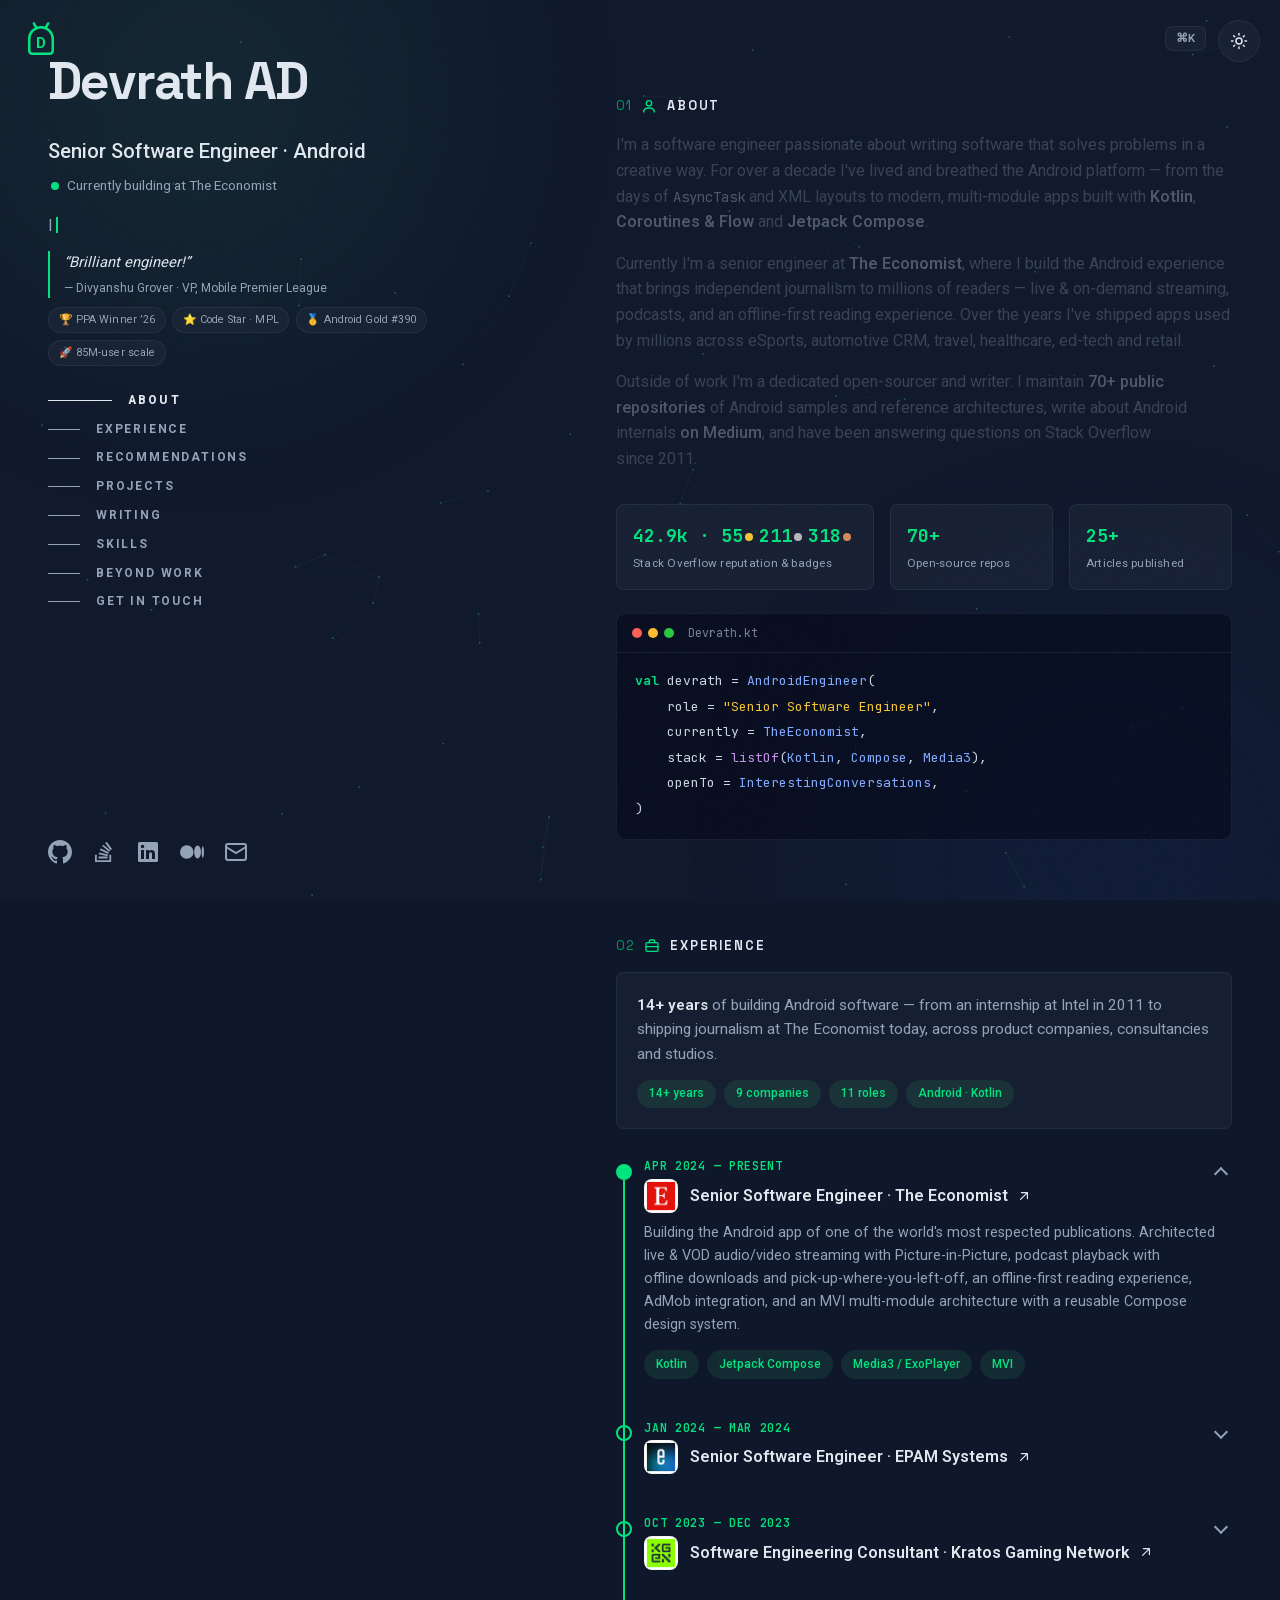
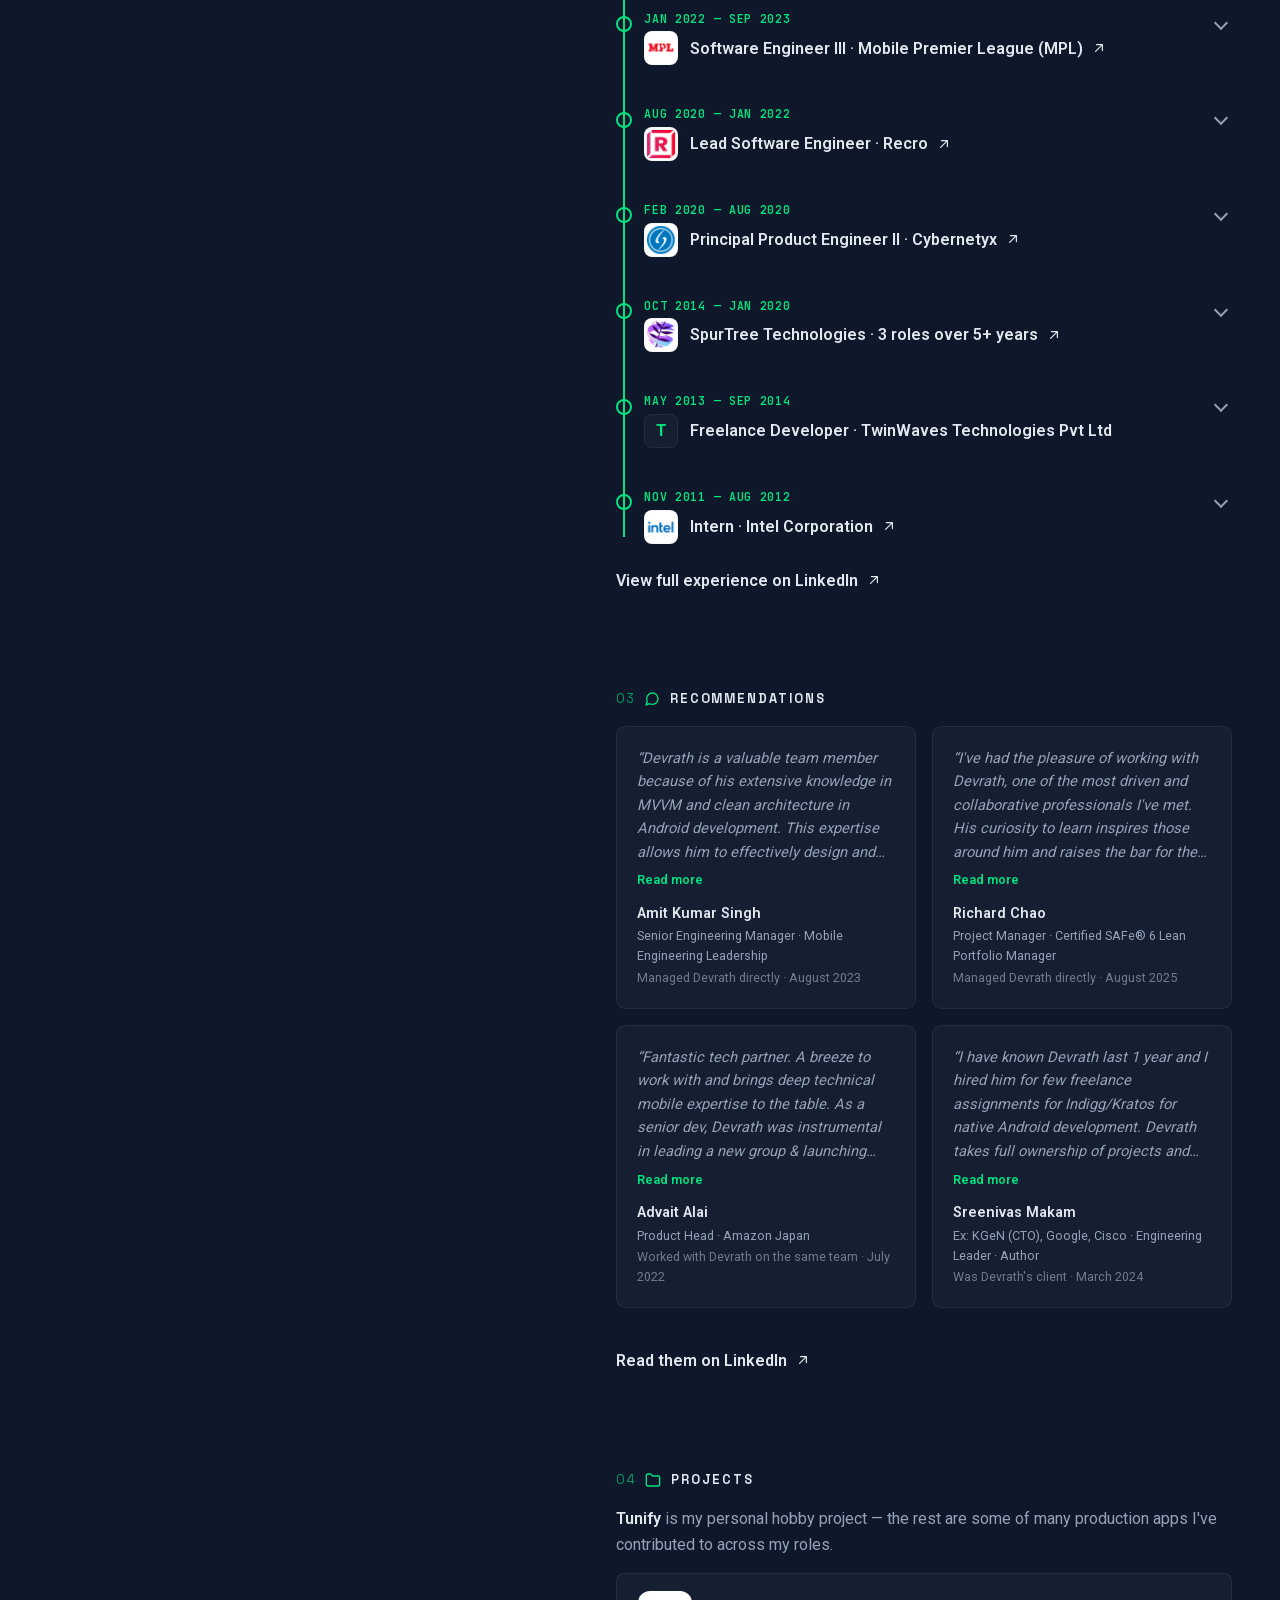
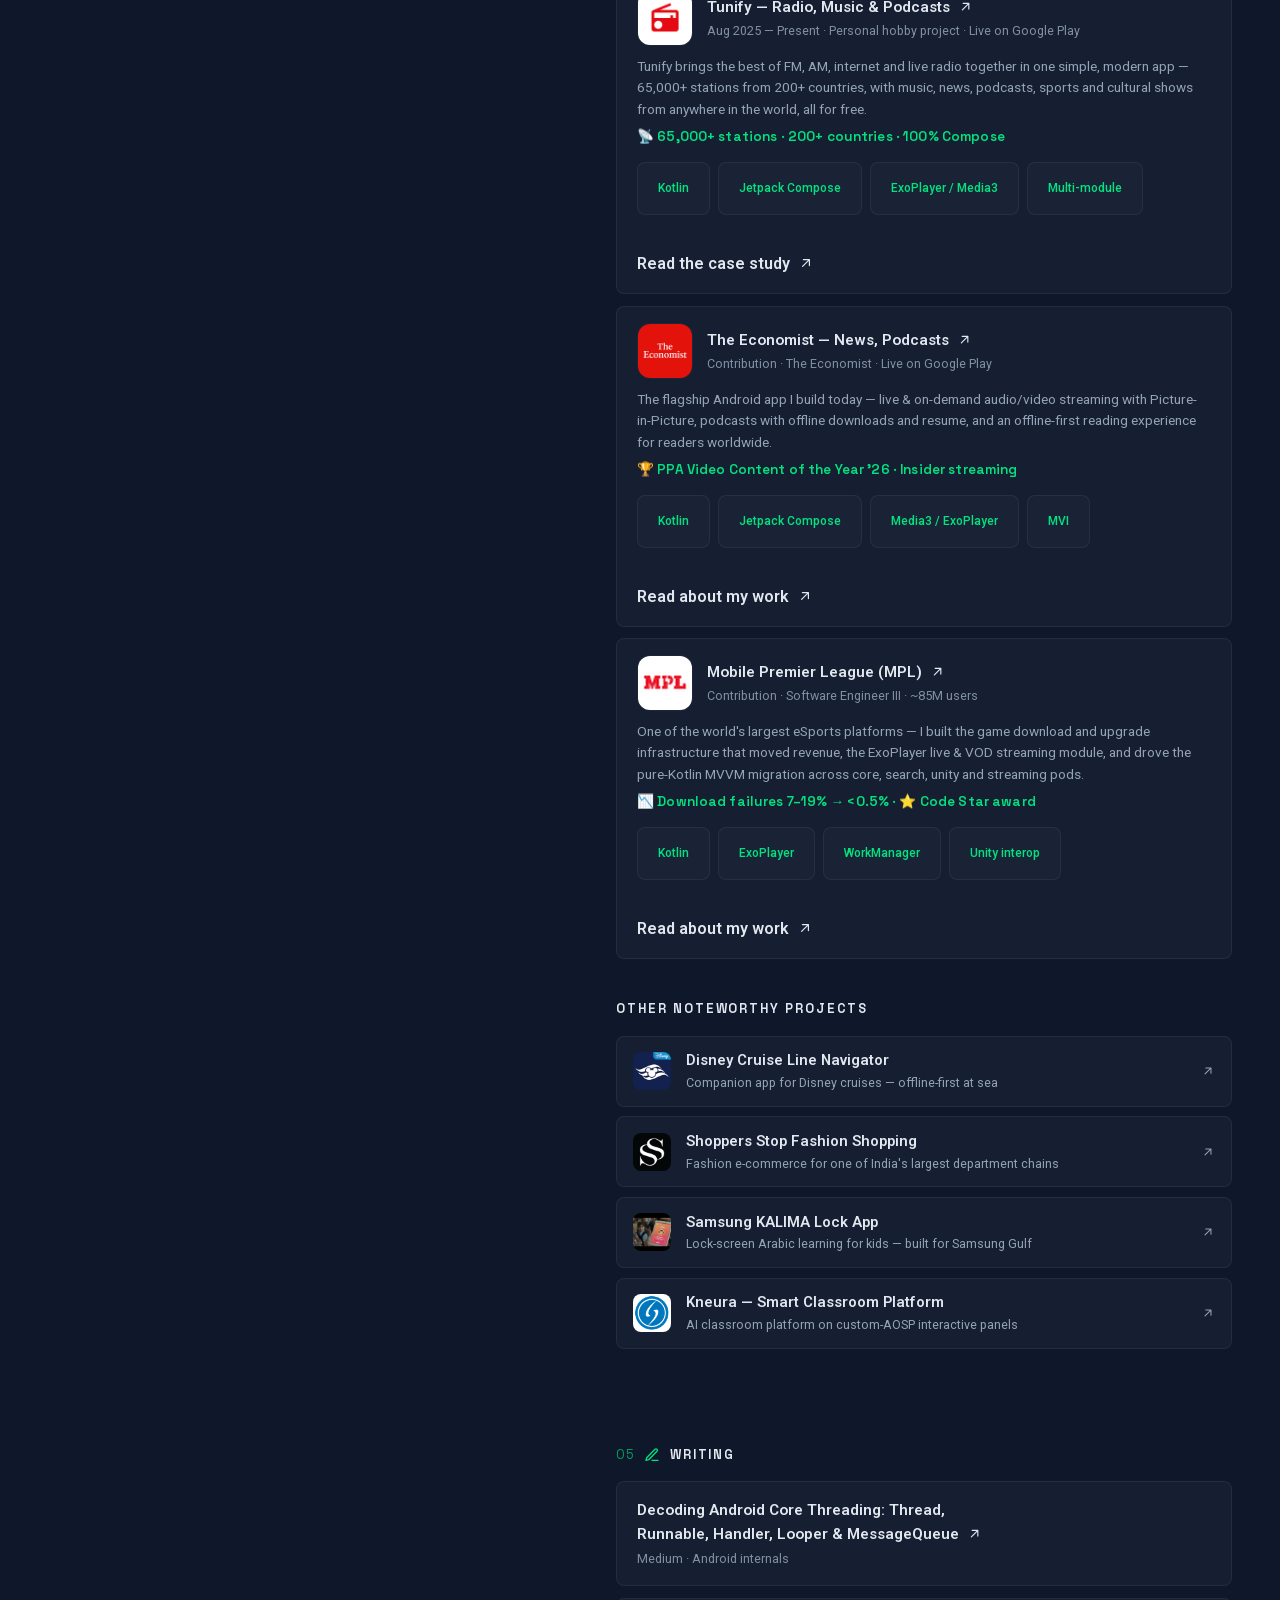
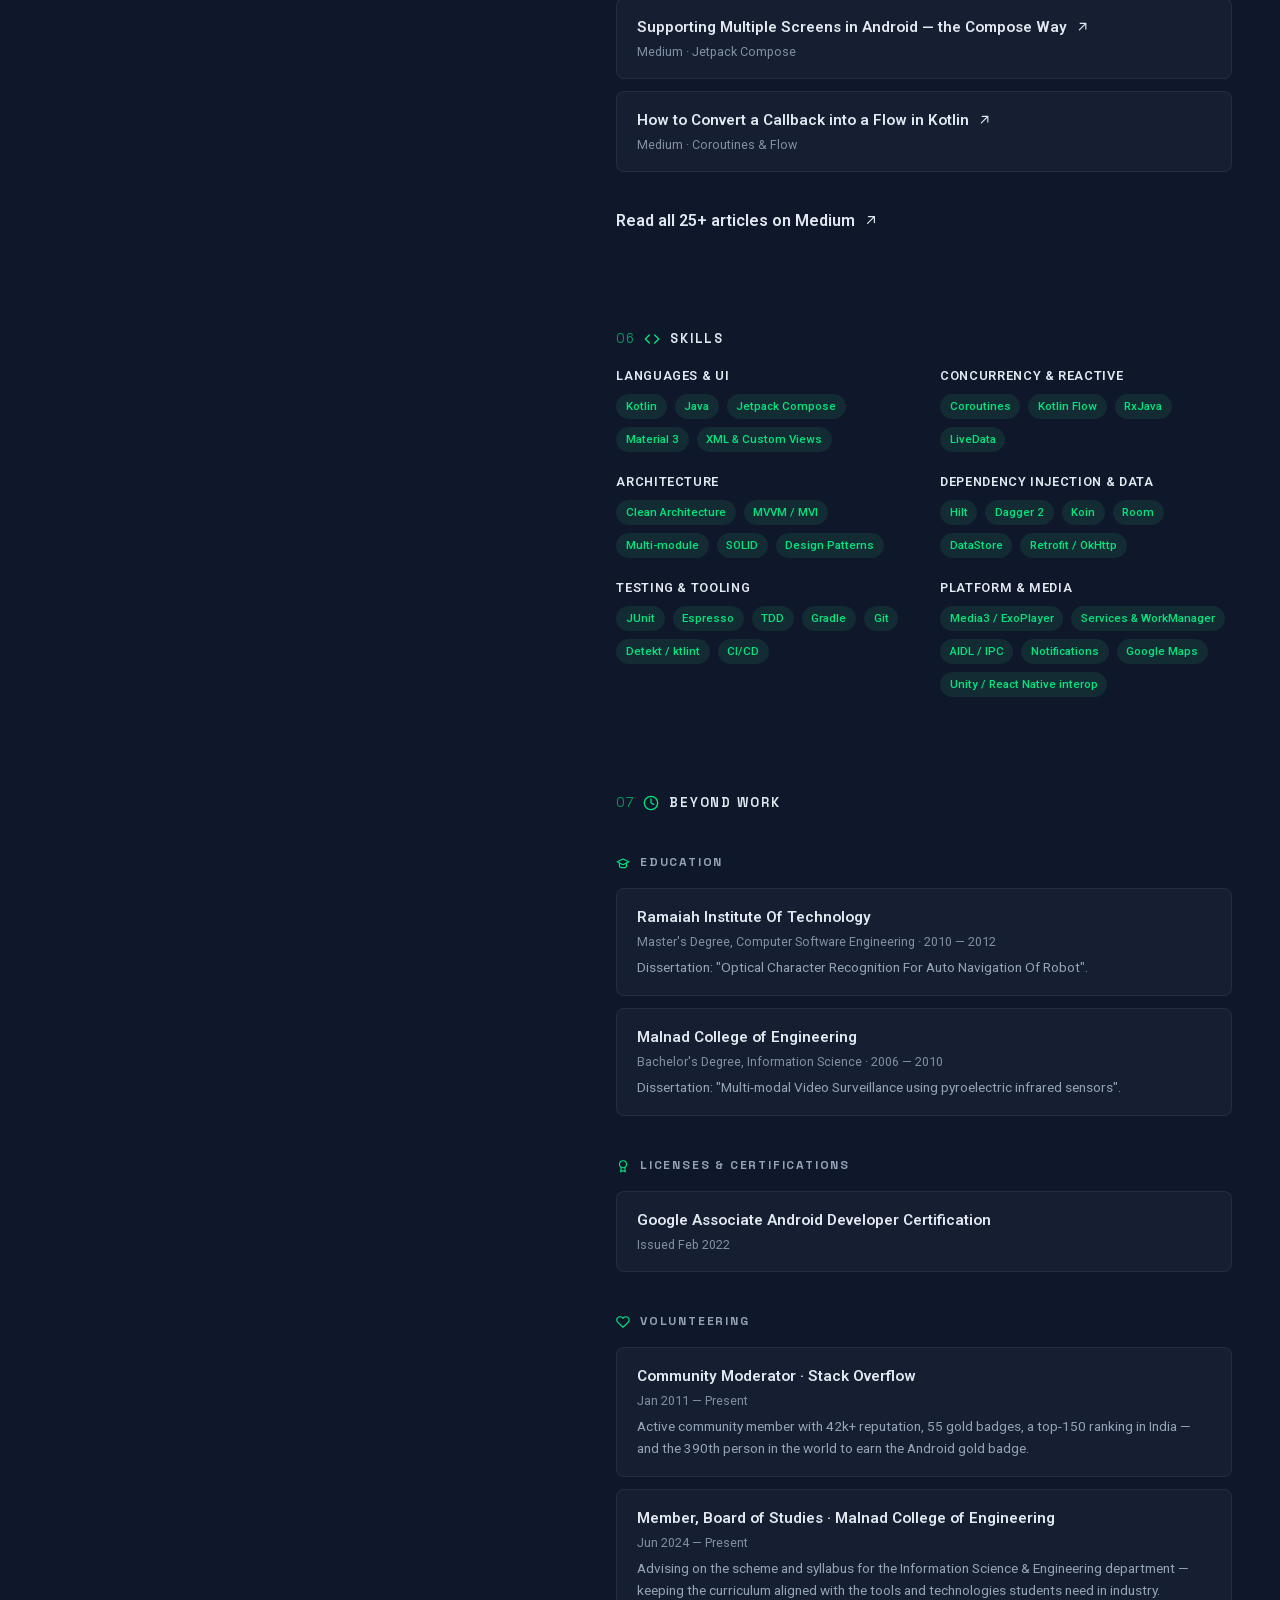
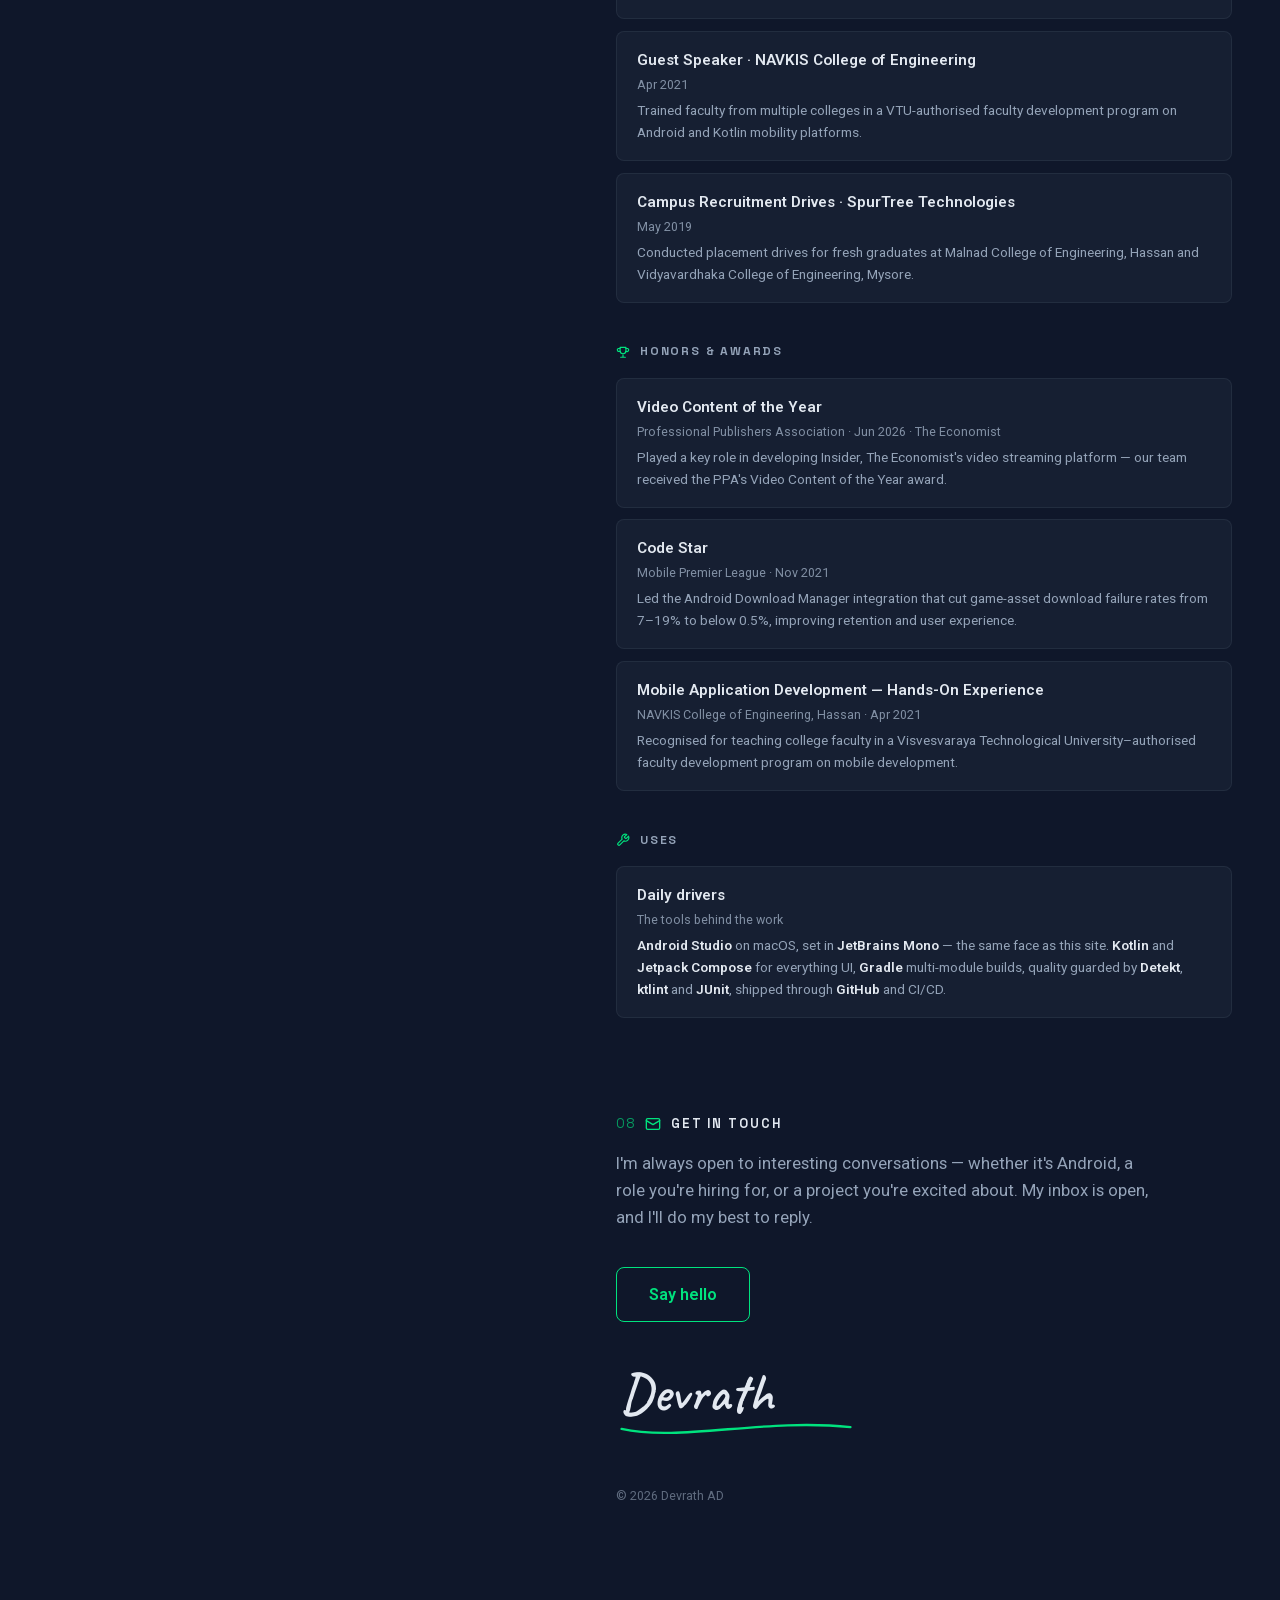
<file: index.html>
<!DOCTYPE html>
<html lang="en">
<head>
  <meta charset="UTF-8" />
  <meta name="viewport" content="width=device-width, initial-scale=1.0" />
  <title>Devrath AD — Android Engineer</title>
  <meta name="description" content="Devrath AD is a senior software engineer specialising in Android — Kotlin, Jetpack Compose and clean architecture. Currently building at The Economist." />
  <meta name="author" content="Devrath AD" />
  <meta name="theme-color" content="#0f172a" />
  <link rel="canonical" href="https://devrath.me/" />
  <link rel="manifest" href="manifest.json" />
  <link rel="apple-touch-icon" href="icons/apple-touch-icon.png" />
  <meta property="og:title" content="Devrath AD — Android Engineer" />
  <meta property="og:description" content="Senior software engineer specialising in Android — Kotlin, Jetpack Compose and clean architecture." />
  <meta property="og:url" content="https://devrath.me" />
  <meta property="og:type" content="website" />
  <meta property="og:image" content="https://devrath.me/og/home.png?v=1" />
  <meta property="og:image:width" content="1200" />
  <meta property="og:image:height" content="630" />
  <meta name="twitter:card" content="summary_large_image" />
  <meta name="twitter:site" content="@Devrath_Dev" />
  <meta name="twitter:image" content="https://devrath.me/og/home.png?v=1" />
  <link rel="icon" href="data:image/svg+xml,<svg xmlns='http://www.w3.org/2000/svg' viewBox='0 0 100 100'><g fill='none' stroke='%233ddc84' stroke-width='6' stroke-linecap='round'><path d='M38,25 31,12'/><path d='M62,25 69,12'/></g><path fill='%233ddc84' d='M22,78 L22,50 A28,28 0 0 1 78,50 L78,78 A7,7 0 0 1 71,85 L29,85 A7,7 0 0 1 22,78 Z'/><text x='50' y='71' font-size='46' font-weight='700' fill='%230f172a' text-anchor='middle' font-family='Arial,Helvetica,sans-serif'>D</text></svg>" />
  <link rel="preload" href="fonts/roboto.woff2" as="font" type="font/woff2" crossorigin />
  <link rel="preload" href="fonts/space-grotesk.woff2" as="font" type="font/woff2" crossorigin />
  <link rel="preload" href="fonts/jetbrains-mono.woff2" as="font" type="font/woff2" crossorigin />
  <script type="application/ld+json">
  {
    "@context": "https://schema.org",
    "@type": "Person",
    "name": "Devrath AD",
    "jobTitle": "Senior Software Engineer",
    "worksFor": { "@type": "Organization", "name": "The Economist" },
    "address": { "@type": "PostalAddress", "addressLocality": "Bengaluru", "addressCountry": "IN" },
    "url": "https://devrath.me",
    "image": "https://devrath.me/og-image.png",
    "email": "mailto:devrath.dev595@gmail.com",
    "sameAs": [
      "https://github.com/devrath",
      "https://www.linkedin.com/in/devrath-ad-01b59022/",
      "https://stackoverflow.com/users/1083093/devrath",
      "https://medium.com/@devrath.dev595"
    ],
    "knowsAbout": ["Android", "Kotlin", "Jetpack Compose", "Clean Architecture"],
    "alumniOf": [
      { "@type": "CollegeOrUniversity", "name": "Ramaiah Institute Of Technology" },
      { "@type": "CollegeOrUniversity", "name": "Malnad College of Engineering" }
    ]
  }
  </script>
  <script>(()=>{const s=localStorage.getItem("theme");if(s==="light")document.documentElement.setAttribute("data-theme","light");})();</script>
  <link rel="stylesheet" href="styles.css?v=48" />
</head>
<body class="loading">
  <a class="skip-link" href="#about">Skip to content</a>
  <div id="loader" aria-hidden="true">
    <svg viewBox="0 0 100 100" role="img" aria-label="Loading">
      <path class="hex" fill="none" stroke="currentColor" stroke-width="5" stroke-linecap="round" stroke-linejoin="round"
            d="M 22,78 L 22,50 A 28,28 0 0 1 78,50 L 78,78 A 7,7 0 0 1 71,85 L 29,85 A 7,7 0 0 1 22,78 Z M 40,25 L 33,13 M 60,25 L 67,13" />
      <text class="hex-letter" x="50" y="59" dy="0.36em" text-anchor="middle">D</text>
    </svg>
  </div>
  <noscript><style>#loader{display:none}#monogram{opacity:1 !important}</style></noscript>
  <div id="aurora" aria-hidden="true"></div>
  <canvas id="constellation" aria-hidden="true"></canvas>
  <div id="grain" aria-hidden="true"></div>
  <div id="progress" aria-hidden="true"></div>
  <div id="copy-toast" role="status" aria-live="polite"></div>

  <a id="monogram" href="#" aria-label="Devrath AD — back to top">
    <svg viewBox="0 0 100 100" width="42" height="42" aria-hidden="true">
      <path fill="none" stroke="currentColor" stroke-width="6" stroke-linecap="round" stroke-linejoin="round" d="M 22,78 L 22,50 A 28,28 0 0 1 78,50 L 78,78 A 7,7 0 0 1 71,85 L 29,85 A 7,7 0 0 1 22,78 Z M 40,25 L 33,13 M 60,25 L 67,13" />
      <text x="50" y="59" dy="0.36em" text-anchor="middle" font-size="36" font-weight="700" fill="currentColor">D</text>
    </svg>
  </a>

  <button id="palette-hint" type="button" aria-label="Open command palette" title="Command palette">⌘K</button>

  <button id="theme-toggle" aria-label="Switch between dark and light theme" title="Toggle theme">
    <svg class="icon-sun" width="18" height="18" viewBox="0 0 24 24" fill="none" stroke="currentColor" stroke-width="2" stroke-linecap="round" aria-hidden="true"><circle cx="12" cy="12" r="4"/><path d="M12 2v2M12 20v2M4.9 4.9l1.4 1.4M17.7 17.7l1.4 1.4M2 12h2M20 12h2M4.9 19.1l1.4-1.4M17.7 6.3l1.4-1.4"/></svg>
    <svg class="icon-moon" width="18" height="18" viewBox="0 0 24 24" fill="none" stroke="currentColor" stroke-width="2" stroke-linecap="round" stroke-linejoin="round" aria-hidden="true"><path d="M21 12.79A9 9 0 1 1 11.21 3 7 7 0 0 0 21 12.79z"/></svg>
  </button>

  <div class="layout">
    <!-- ============ LEFT / HEADER ============ -->
    <header class="sidebar">
      <div>
        <h1><a href="/">Devrath&nbsp;AD</a></h1>
        <h2>Senior Software Engineer · Android</h2>
        <p class="status"><span class="status-dot" aria-hidden="true"></span>Currently building at The Economist</p>
        <p class="tagline"><span id="tagline-text">I build reliable, thoughtfully architected Android apps with Kotlin and Jetpack Compose.</span><span id="tagline-caret" aria-hidden="true"></span></p>

        <figure class="hero-quote">
          <blockquote id="hero-quote-text">“Brilliant engineer!”</blockquote>
          <figcaption id="hero-quote-by">— Divyanshu Grover · VP, Mobile Premier League</figcaption>
        </figure>

        <ul class="award-chips" aria-label="Highlights">
          <li title="Professional Publishers Association, Video Content of the Year 2026 — The Economist's Insider">🏆 PPA Winner ’26</li>
          <li title="Code Star award, Mobile Premier League">⭐ Code Star · MPL</li>
          <li title="390th person worldwide to earn the Android gold badge on Stack Overflow">🥇 Android Gold #390</li>
          <li title="Built broadcast streaming and the download pipeline for Mobile Premier League's ~85-million-user platform">🚀 85M-user scale</li>
        </ul>

        <nav class="site-nav" aria-label="In-page navigation">
          <ul>
            <li><a class="nav-link active" href="#about"><span class="nav-line"></span><span class="nav-text">About</span></a></li>
            <li><a class="nav-link" href="#experience"><span class="nav-line"></span><span class="nav-text">Experience</span></a></li>
            <li><a class="nav-link" href="#recommendations"><span class="nav-line"></span><span class="nav-text">Recommendations</span></a></li>
            <li><a class="nav-link" href="#projects"><span class="nav-line"></span><span class="nav-text">Projects</span></a></li>
            <li><a class="nav-link" href="#writing"><span class="nav-line"></span><span class="nav-text">Writing</span></a></li>
            <li><a class="nav-link" href="#skills"><span class="nav-line"></span><span class="nav-text">Skills</span></a></li>
            <li><a class="nav-link" href="#beyond"><span class="nav-line"></span><span class="nav-text">Beyond Work</span></a></li>
            <li><a class="nav-link" href="#contact"><span class="nav-line"></span><span class="nav-text">Get In Touch</span></a></li>
          </ul>
        </nav>
      </div>

      <ul class="socials" aria-label="Social links">
        <li><a href="https://github.com/devrath" target="_blank" rel="noreferrer" title="GitHub">
          <svg viewBox="0 0 16 16" width="24" height="24" fill="currentColor" aria-hidden="true"><path d="M8 0C3.58 0 0 3.58 0 8c0 3.54 2.29 6.53 5.47 7.59.4.07.55-.17.55-.38 0-.19-.01-.82-.01-1.49-2.01.37-2.53-.49-2.69-.94-.09-.23-.48-.94-.82-1.13-.28-.15-.68-.52-.01-.53.63-.01 1.08.58 1.23.82.72 1.21 1.87.87 2.33.66.07-.52.28-.87.51-1.07-1.78-.2-3.64-.89-3.64-3.95 0-.87.31-1.59.82-2.15-.08-.2-.36-1.02.08-2.12 0 0 .67-.21 2.2.82.64-.18 1.32-.27 2-.27.68 0 1.36.09 2 .27 1.53-1.04 2.2-.82 2.2-.82.44 1.1.16 1.92.08 2.12.51.56.82 1.27.82 2.15 0 3.07-1.87 3.75-3.65 3.95.29.25.54.73.54 1.48 0 1.07-.01 1.93-.01 2.2 0 .21.15.46.55.38A8.012 8.012 0 0 0 16 8c0-4.42-3.58-8-8-8z"/></svg>
        </a></li>
        <li><a href="https://stackoverflow.com/users/1083093/devrath" target="_blank" rel="noreferrer" title="Stack Overflow">
          <svg viewBox="0 0 24 24" width="24" height="24" fill="currentColor" aria-hidden="true"><path d="M17.36 20.2v-5.38h1.79V22H3v-7.18h1.8v5.38h12.56zM6.77 14.32l.37-1.76 8.79 1.85-.37 1.76-8.79-1.85zm1.16-4.21.76-1.61 8.14 3.78-.76 1.62-8.14-3.79zm2.26-3.99 1.15-1.38 6.9 5.76-1.15 1.37-6.9-5.75zm4.45-4.25 5.36 7.21-1.44 1.07-5.36-7.21 1.44-1.07zM6.59 18.41v-1.8h8.98v1.8H6.59z"/></svg>
        </a></li>
        <li><a href="https://www.linkedin.com/in/devrath-ad-01b59022/" target="_blank" rel="noreferrer" title="LinkedIn">
          <svg viewBox="0 0 24 24" width="24" height="24" fill="currentColor" aria-hidden="true"><path d="M20.5 2h-17A1.5 1.5 0 0 0 2 3.5v17A1.5 1.5 0 0 0 3.5 22h17a1.5 1.5 0 0 0 1.5-1.5v-17A1.5 1.5 0 0 0 20.5 2zM8 19H5v-9h3zM6.5 8.25A1.75 1.75 0 1 1 8.3 6.5a1.78 1.78 0 0 1-1.8 1.75zM19 19h-3v-4.74c0-1.42-.6-1.93-1.38-1.93A1.74 1.74 0 0 0 13 14.19a.66.66 0 0 0 0 .14V19h-3v-9h2.9v1.3a3.11 3.11 0 0 1 2.7-1.4c1.55 0 3.36.86 3.36 3.66z"/></svg>
        </a></li>
        <li><a href="https://medium.com/@devrath.dev595" target="_blank" rel="noreferrer" title="Medium">
          <svg viewBox="0 0 24 24" width="24" height="24" fill="currentColor" aria-hidden="true"><path d="M13.54 12a6.8 6.8 0 0 1-6.77 6.82A6.8 6.8 0 0 1 0 12a6.8 6.8 0 0 1 6.77-6.82A6.8 6.8 0 0 1 13.54 12zm7.42 0c0 3.54-1.51 6.42-3.38 6.42-1.87 0-3.39-2.88-3.39-6.42s1.52-6.42 3.39-6.42 3.38 2.88 3.38 6.42M24 12c0 3.17-.53 5.75-1.19 5.75-.66 0-1.19-2.58-1.19-5.75s.53-5.75 1.19-5.75C23.47 6.25 24 8.83 24 12z"/></svg>
        </a></li>
        <li><a href="mailto:devrath.dev595@gmail.com" title="Email">
          <svg viewBox="0 0 24 24" width="24" height="24" fill="none" stroke="currentColor" stroke-width="2" aria-hidden="true"><rect x="2" y="4" width="20" height="16" rx="2"/><path d="m22 7-10 6L2 7"/></svg>
        </a></li>
      </ul>
    </header>

    <!-- ============ RIGHT / CONTENT ============ -->
    <main class="content">
      <!-- ABOUT -->
      <section id="about" aria-label="About me">
        <div class="section-heading">
          <h3>
            <svg class="sh-icon" width="16" height="16" viewBox="0 0 24 24" fill="none" stroke="currentColor" stroke-width="2" stroke-linecap="round" stroke-linejoin="round" aria-hidden="true"><circle cx="12" cy="8" r="4"/><path d="M4 21c0-4 4-6 8-6s8 2 8 6"/></svg>
            About
          </h3>
        </div>
        <p>
          I'm a software engineer passionate about writing software that solves
          problems in a creative way. For over a decade I've lived and breathed
          the Android platform — from the days of <code>AsyncTask</code> and XML
          layouts to modern, multi-module apps built with
          <strong>Kotlin</strong>, <strong>Coroutines &amp; Flow</strong> and
          <strong>Jetpack Compose</strong>.
        </p>
        <p>
          Currently I'm a senior engineer at <a href="https://www.economist.com" target="_blank" rel="noreferrer"><strong>The Economist</strong></a>,
          where I build the Android experience that brings independent
          journalism to millions of readers — live &amp; on-demand streaming,
          podcasts, and an offline-first reading experience. Over the years
          I've shipped apps used by millions across eSports, automotive CRM,
          travel, healthcare, ed-tech and retail.
        </p>
        <p>
          Outside of work I'm a dedicated open-sourcer and writer: I maintain
          <a href="https://github.com/devrath" target="_blank" rel="noreferrer">70+ public repositories</a>
          of Android samples and reference architectures, write about Android
          internals <a href="https://medium.com/@devrath.dev595" target="_blank" rel="noreferrer">on Medium</a>,
          and have been answering questions on Stack Overflow since 2011.
        </p>

        <div class="stats" role="list">
          <div class="stat" role="listitem">
            <span class="stat-value" id="stat-so">42.9k · 55<span class="badge-dot gold"></span>211<span class="badge-dot silver"></span>318<span class="badge-dot bronze"></span></span>
            <span class="stat-label">Stack Overflow reputation &amp; badges</span>
          </div>
          <div class="stat" role="listitem">
            <span class="stat-value" id="stat-repos">70+</span>
            <span class="stat-label">Open-source repos</span>
          </div>
          <div class="stat" role="listitem">
            <span class="stat-value">25+</span>
            <span class="stat-label">Articles published</span>
          </div>
        </div>


        <div class="code-card" aria-label="Kotlin snippet describing Devrath">
          <div class="code-bar"><span class="dot r"></span><span class="dot y"></span><span class="dot g"></span><span class="code-file">Devrath.kt</span></div>
          <pre><code><span class="kw">val</span> devrath = <span class="ty">AndroidEngineer</span>(
    role = <span class="st">"Senior Software Engineer"</span>,
    currently = <span class="ty">TheEconomist</span>,
    stack = <span class="fn">listOf</span>(<span class="ty">Kotlin</span>, <span class="ty">Compose</span>, <span class="ty">Media3</span>),
    openTo = <span class="ty">InterestingConversations</span>,
)</code></pre>
        </div>
      </section>

      <!-- EXPERIENCE (career tree: newest at top, roots at the bottom) -->
      <section id="experience" aria-label="Work experience">
        <div class="section-heading">
          <h3>
            <svg class="sh-icon" width="16" height="16" viewBox="0 0 24 24" fill="none" stroke="currentColor" stroke-width="2" stroke-linecap="round" stroke-linejoin="round" aria-hidden="true"><rect x="3" y="7" width="18" height="13" rx="2"/><path d="M8 7V5a2 2 0 0 1 2-2h4a2 2 0 0 1 2 2v2"/><path d="M3 13h18"/></svg>
            Experience
          </h3>
        </div>

        <div class="tl-summary">
          <p>
            <strong>14+ years</strong> of building Android software — from an
            internship at Intel in 2011 to shipping journalism at The Economist
            today, across product companies, consultancies and studios.
          </p>
          <ul class="pills">
            <li>14+ years</li><li>9 companies</li><li>11 roles</li><li>Android · Kotlin</li>
          </ul>
        </div>

        <ol class="timeline">
          <li class="tl-node">
            <details class="tl-details" open>
              <summary>
                <span class="tl-date">Apr 2024 — Present</span>
                <div class="tl-head" data-tip="2 yrs 4 mos"><img class="co-logo" src="icons/co-economist.png" alt="" width="34" height="34" loading="lazy" /><h4><a href="https://www.economist.com/" target="_blank" rel="noreferrer">Senior Software Engineer · The Economist <svg class="arrow" viewBox="0 0 20 20" fill="currentColor" aria-hidden="true"><path fill-rule="evenodd" d="M5.22 14.78a.75.75 0 0 0 1.06 0l7.22-7.22v5.69a.75.75 0 0 0 1.5 0v-7.5a.75.75 0 0 0-.75-.75h-7.5a.75.75 0 0 0 0 1.5h5.69l-7.22 7.22a.75.75 0 0 0 0 1.06z"/></svg></a></h4></div>
              </summary>
              <div class="tl-body">
                <p>Building the Android app of one of the world's most respected publications. Architected live &amp; VOD audio/video streaming with Picture-in-Picture, podcast playback with offline downloads and pick-up-where-you-left-off, an offline-first reading experience, AdMob integration, and an MVI multi-module architecture with a reusable Compose design system.</p>
                <ul class="pills"><li>Kotlin</li><li>Jetpack Compose</li><li>Media3 / ExoPlayer</li><li>MVI</li></ul>
              </div>
            </details>
          </li>

          <li class="tl-node">
            <details class="tl-details">
              <summary>
                <span class="tl-date">Jan 2024 — Mar 2024</span>
                <div class="tl-head" data-tip="3 mos"><img class="co-logo" src="icons/co-epam.png" alt="" width="34" height="34" loading="lazy" /><h4><a href="https://www.epam.com/" target="_blank" rel="noreferrer">Senior Software Engineer · EPAM Systems <svg class="arrow" viewBox="0 0 20 20" fill="currentColor" aria-hidden="true"><path fill-rule="evenodd" d="M5.22 14.78a.75.75 0 0 0 1.06 0l7.22-7.22v5.69a.75.75 0 0 0 1.5 0v-7.5a.75.75 0 0 0-.75-.75h-7.5a.75.75 0 0 0 0 1.5h5.69l-7.22 7.22a.75.75 0 0 0 0 1.06z"/></svg></a></h4></div>
              </summary>
              <div class="tl-body">
                <p>Implemented MVI architecture with Jetpack Compose, led hiring and onboarding for the team, and mentored junior engineers to support their career development.</p>
                <ul class="pills"><li>Kotlin</li><li>Jetpack Compose</li><li>MVI</li><li>Mentoring</li></ul>
              </div>
            </details>
          </li>

          <li class="tl-node">
            <details class="tl-details">
              <summary>
                <span class="tl-date">Oct 2023 — Dec 2023</span>
                <div class="tl-head" data-tip="3 mos"><img class="co-logo" src="icons/co-kgen.png" alt="" width="34" height="34" loading="lazy" /><h4><a href="https://kgen.io/" target="_blank" rel="noreferrer">Software Engineering Consultant · Kratos Gaming Network <svg class="arrow" viewBox="0 0 20 20" fill="currentColor" aria-hidden="true"><path fill-rule="evenodd" d="M5.22 14.78a.75.75 0 0 0 1.06 0l7.22-7.22v5.69a.75.75 0 0 0 1.5 0v-7.5a.75.75 0 0 0-.75-.75h-7.5a.75.75 0 0 0 0 1.5h5.69l-7.22 7.22a.75.75 0 0 0 0 1.06z"/></svg></a></h4></div>
              </summary>
              <div class="tl-body">
                <p>Led the go-to-market strategy for Jetpack Compose adoption and designed the integration of a game into a legacy codebase with modern Android components — coordinating sprint planning and technical feasibility with project management.</p>
                <ul class="pills"><li>Kotlin</li><li>Jetpack Compose</li><li>Gaming</li></ul>
              </div>
            </details>
          </li>

          <li class="tl-node">
            <details class="tl-details">
              <summary>
                <span class="tl-date">Jan 2022 — Sep 2023</span>
                <div class="tl-head" data-tip="1 yr 9 mos"><img class="co-logo" src="icons/co-mpl.png" alt="" width="34" height="34" loading="lazy" /><h4><a href="https://www.mpl.live/" target="_blank" rel="noreferrer">Software Engineer III · Mobile Premier League (MPL) <svg class="arrow" viewBox="0 0 20 20" fill="currentColor" aria-hidden="true"><path fill-rule="evenodd" d="M5.22 14.78a.75.75 0 0 0 1.06 0l7.22-7.22v5.69a.75.75 0 0 0 1.5 0v-7.5a.75.75 0 0 0-.75-.75h-7.5a.75.75 0 0 0 0 1.5h5.69l-7.22 7.22a.75.75 0 0 0 0 1.06z"/></svg></a></h4></div>
              </summary>
              <div class="tl-body">
                <p>Built for one of the world's largest eSports mobile platforms, serving ~85 million users: developed the broadcast-streaming module for live tournaments, bridged Android native with React Native and Unity, built a parallel high-speed downloader with WorkManager, and spearheaded Kotlin and DI adoption.</p>
                <p class="stat-line">📉 Game-asset download failures: 7–19% → &lt;0.5%</p>
                <ul class="pills"><li>Kotlin</li><li>Streaming</li><li>Unity / React Native interop</li><li>Scale</li></ul>
              </div>
            </details>
          </li>

          <li class="tl-node">
            <details class="tl-details">
              <summary>
                <span class="tl-date">Aug 2020 — Jan 2022</span>
                <div class="tl-head" data-tip="1 yr 6 mos"><img class="co-logo" src="icons/co-recro.png" alt="" width="34" height="34" loading="lazy" /><h4><a href="https://www.recro.io/" target="_blank" rel="noreferrer">Lead Software Engineer · Recro <svg class="arrow" viewBox="0 0 20 20" fill="currentColor" aria-hidden="true"><path fill-rule="evenodd" d="M5.22 14.78a.75.75 0 0 0 1.06 0l7.22-7.22v5.69a.75.75 0 0 0 1.5 0v-7.5a.75.75 0 0 0-.75-.75h-7.5a.75.75 0 0 0 0 1.5h5.69l-7.22 7.22a.75.75 0 0 0 0 1.06z"/></svg></a></h4></div>
              </summary>
              <div class="tl-body">
                <p>Led a large-scale refactor from MVC to MVVM with modularity and automated testing at the core, and delivered <a href="https://play.google.com/store/apps/details?id=com.dealersocket.crm" target="_blank" rel="noreferrer">DealerSocket CRM</a> — a major mobile release for the US automotive client — working directly with client engineers, product owners and designers.</p>
                <ul class="pills"><li>Kotlin</li><li>MVVM</li><li>Team Leadership</li></ul>
              </div>
            </details>
          </li>

          <li class="tl-node">
            <details class="tl-details">
              <summary>
                <span class="tl-date">Feb 2020 — Aug 2020</span>
                <div class="tl-head" data-tip="7 mos"><img class="co-logo" src="icons/co-cybernetyx.png" alt="" width="34" height="34" loading="lazy" /><h4><a href="https://www.cybernetyx.com/" target="_blank" rel="noreferrer">Principal Product Engineer II · Cybernetyx <svg class="arrow" viewBox="0 0 20 20" fill="currentColor" aria-hidden="true"><path fill-rule="evenodd" d="M5.22 14.78a.75.75 0 0 0 1.06 0l7.22-7.22v5.69a.75.75 0 0 0 1.5 0v-7.5a.75.75 0 0 0-.75-.75h-7.5a.75.75 0 0 0 0 1.5h5.69l-7.22 7.22a.75.75 0 0 0 0 1.06z"/></svg></a></h4></div>
              </summary>
              <div class="tl-body">
                <p>Spearheaded Android development for the <a href="kneura.html">Kneura</a> blended-learning platform — an intelligent assistant that customises learning curricula — plus a silent-update system across product variants and canvas tools for interactive classroom hardware.</p>
                <ul class="pills"><li>Kotlin</li><li>Ed-tech</li><li>Hardware Integration</li></ul>
              </div>
            </details>
          </li>

          <li class="tl-node">
            <details class="tl-details">
              <summary>
                <span class="tl-date">Oct 2014 — Jan 2020</span>
                <div class="tl-head" data-tip="5 yrs 4 mos"><img class="co-logo" src="icons/co-spurtree.png" alt="" width="34" height="34" loading="lazy" /><h4><a href="https://www.spurtreetech.com/" target="_blank" rel="noreferrer">SpurTree Technologies · 3 roles over 5+ years <svg class="arrow" viewBox="0 0 20 20" fill="currentColor" aria-hidden="true"><path fill-rule="evenodd" d="M5.22 14.78a.75.75 0 0 0 1.06 0l7.22-7.22v5.69a.75.75 0 0 0 1.5 0v-7.5a.75.75 0 0 0-.75-.75h-7.5a.75.75 0 0 0 0 1.5h5.69l-7.22 7.22a.75.75 0 0 0 0 1.06z"/></svg></a></h4></div>
              </summary>
              <div class="tl-body">
                <div class="tl-subrole">
                  <span class="tl-date">Nov 2019 — Jan 2020</span>
                  <h5>Senior Solutions Engineer</h5>
                  <p>Guided the technical roadmap with MVVM/MVC architectures, built reusable building blocks, and led recruitment for the mobile teams — including work on <a href="https://play.google.com/store/apps/details?id=com.disney.cruise.sept_goo" target="_blank" rel="noreferrer">Disney Cruise Line Navigator</a>.</p>
                </div>
                <div class="tl-subrole">
                  <span class="tl-date">Oct 2016 — Nov 2019</span>
                  <h5>Senior Technical Associate</h5>
                  <p>Led technical delivery for clients including <a href="https://play.google.com/store/apps/details?id=shoppersstop.shoppersstop" target="_blank" rel="noreferrer">Shoppers Stop</a>, Doctor 24×7, Disney and Samsung (the KALIMA lock-screen Arabic-learning app) — RxJava multithreading, Dagger 2 DI, location services and offline storage.</p>
                </div>
                <div class="tl-subrole">
                  <span class="tl-date">Oct 2014 — Sep 2016</span>
                  <h5>Technical Associate</h5>
                  <p>Full-lifecycle Android development — Activities to Services to Broadcast Receivers — with secure frontend–backend integration for consumer apps.</p>
                </div>
                <ul class="pills"><li>Java</li><li>Kotlin</li><li>RxJava</li><li>Dagger 2</li></ul>
              </div>
            </details>
          </li>

          <li class="tl-node">
            <details class="tl-details">
              <summary>
                <span class="tl-date">May 2013 — Sep 2014</span>
                <div class="tl-head" data-tip="1 yr 5 mos"><span class="co-logo co-fallback" aria-hidden="true">T</span><h4>Freelance Developer · TwinWaves Technologies Pvt Ltd</h4></div>
              </summary>
              <div class="tl-body">
                <p>Led development of the "GodiswithMe" app end-to-end — research, story-path design, development, testing, Play Store deployment and maintenance — reaching 8,000+ downloads worldwide.</p>
                <ul class="pills"><li>Android</li><li>Java</li><li>End-to-end delivery</li></ul>
              </div>
            </details>
          </li>

          <li class="tl-node">
            <details class="tl-details">
              <summary>
                <span class="tl-date">Nov 2011 — Aug 2012</span>
                <div class="tl-head" data-tip="10 mos"><img class="co-logo" src="icons/co-intel.png" alt="" width="34" height="34" loading="lazy" /><h4><a href="https://www.intel.com/content/www/us/en/homepage.html" target="_blank" rel="noreferrer">Intern · Intel Corporation <svg class="arrow" viewBox="0 0 20 20" fill="currentColor" aria-hidden="true"><path fill-rule="evenodd" d="M5.22 14.78a.75.75 0 0 0 1.06 0l7.22-7.22v5.69a.75.75 0 0 0 1.5 0v-7.5a.75.75 0 0 0-.75-.75h-7.5a.75.75 0 0 0 0 1.5h5.69l-7.22 7.22a.75.75 0 0 0 0 1.06z"/></svg></a></h4></div>
              </summary>
              <div class="tl-body">
                <p>Where it all began — helped build a recommendation engine through requirements, design, implementation and testing, and supported the IndiaEduServices pilot across colleges.</p>
                <ul class="pills"><li>Java</li><li>Data Structures</li></ul>
              </div>
            </details>
          </li>
        </ol>
        <a class="inline-cta" href="https://www.linkedin.com/in/devrath-ad-01b59022/details/experience/" target="_blank" rel="noreferrer">
          View full experience on LinkedIn
          <svg class="arrow" viewBox="0 0 20 20" fill="currentColor" aria-hidden="true"><path fill-rule="evenodd" d="M5.22 14.78a.75.75 0 0 0 1.06 0l7.22-7.22v5.69a.75.75 0 0 0 1.5 0v-7.5a.75.75 0 0 0-.75-.75h-7.5a.75.75 0 0 0 0 1.5h5.69l-7.22 7.22a.75.75 0 0 0 0 1.06z"/></svg>
        </a>
      </section>

      <!-- RECOMMENDATIONS (auto-scrolling carousel; rendered by script.js) -->
      <section id="recommendations" aria-label="Recommendations">
        <div class="section-heading">
          <h3>
            <svg class="sh-icon" width="16" height="16" viewBox="0 0 24 24" fill="none" stroke="currentColor" stroke-width="2" stroke-linecap="round" stroke-linejoin="round" aria-hidden="true"><path d="M21 11.5a8.38 8.38 0 0 1-8.5 8.5 8.5 8.5 0 0 1-3.8-.9L3 21l1.9-5.7A8.38 8.38 0 0 1 4 11.5 8.5 8.5 0 0 1 12.5 3 8.38 8.38 0 0 1 21 11.5z"/></svg>
            Recommendations
          </h3>
        </div>
        <div class="reco-grid" id="reco-grid" hidden></div>
        <p id="reco-fallback">
          Colleagues, leads and managers I've worked with have shared
          recommendations about my work over the years.
        </p>
        <a class="inline-cta" href="https://www.linkedin.com/in/devrath-ad-01b59022/details/recommendations/" target="_blank" rel="noreferrer">
          Read them on LinkedIn
          <svg class="arrow" viewBox="0 0 20 20" fill="currentColor" aria-hidden="true"><path fill-rule="evenodd" d="M5.22 14.78a.75.75 0 0 0 1.06 0l7.22-7.22v5.69a.75.75 0 0 0 1.5 0v-7.5a.75.75 0 0 0-.75-.75h-7.5a.75.75 0 0 0 0 1.5h5.69l-7.22 7.22a.75.75 0 0 0 0 1.06z"/></svg>
        </a>
      </section>

      <!-- PROJECTS -->
      <section id="projects" aria-label="Projects">
        <div class="section-heading">
          <h3>
            <svg class="sh-icon" width="16" height="16" viewBox="0 0 24 24" fill="none" stroke="currentColor" stroke-width="2" stroke-linecap="round" stroke-linejoin="round" aria-hidden="true"><path d="M22 19a2 2 0 0 1-2 2H4a2 2 0 0 1-2-2V5a2 2 0 0 1 2-2h5l2 3h9a2 2 0 0 1 2 2z"/></svg>
            Projects
          </h3>
        </div>
        <p>
          <strong>Tunify</strong> is my personal hobby project — the rest are
          some of many production apps I've contributed to across my roles.
        </p>
        <ul class="honor-list">
          <li>
            <div class="proj-head">
              <img class="proj-icon" src="icons/tunify.png" alt="" width="56" height="56" loading="lazy" />
              <div class="proj-title">
              <h4 class="vt-tunify-title">
              <a href="https://play.google.com/store/apps/details?id=com.istudio.tunify" target="_blank" rel="noreferrer">
                Tunify — Radio, Music &amp; Podcasts
                <svg class="arrow" viewBox="0 0 20 20" fill="currentColor" aria-hidden="true"><path fill-rule="evenodd" d="M5.22 14.78a.75.75 0 0 0 1.06 0l7.22-7.22v5.69a.75.75 0 0 0 1.5 0v-7.5a.75.75 0 0 0-.75-.75h-7.5a.75.75 0 0 0 0 1.5h5.69l-7.22 7.22a.75.75 0 0 0 0 1.06z"/></svg>
              </a>
            </h4>
              <span class="item-sub">Aug 2025 — Present · Personal hobby project · Live on Google Play</span>
              </div>
            </div>
            <p>
              Tunify brings the best of FM, AM, internet and live radio together
              in one simple, modern app — 65,000+ stations from 200+ countries,
              with music, news, podcasts, sports and cultural shows from
              anywhere in the world, all for free.
            </p>
            <p class="stat-line">📡 65,000+ stations · 200+ countries · 100% Compose</p>
            <ul class="pills">
              <li>Kotlin</li><li>Jetpack Compose</li><li>ExoPlayer / Media3</li><li>Multi-module</li>
            </ul>
            <a class="inline-cta" href="tunify.html">
              Read the case study
              <svg class="arrow" viewBox="0 0 20 20" fill="currentColor" aria-hidden="true"><path fill-rule="evenodd" d="M5.22 14.78a.75.75 0 0 0 1.06 0l7.22-7.22v5.69a.75.75 0 0 0 1.5 0v-7.5a.75.75 0 0 0-.75-.75h-7.5a.75.75 0 0 0 0 1.5h5.69l-7.22 7.22a.75.75 0 0 0 0 1.06z"/></svg>
            </a>
          </li>

          <li>
            <div class="proj-head">
              <img class="proj-icon" src="icons/economist.png" alt="" width="56" height="56" loading="lazy" />
              <div class="proj-title">
              <h4 class="vt-economist-title">
              <a href="https://play.google.com/store/apps/details?id=com.economist.lamarr" target="_blank" rel="noreferrer">
                The Economist — News, Podcasts
                <svg class="arrow" viewBox="0 0 20 20" fill="currentColor" aria-hidden="true"><path fill-rule="evenodd" d="M5.22 14.78a.75.75 0 0 0 1.06 0l7.22-7.22v5.69a.75.75 0 0 0 1.5 0v-7.5a.75.75 0 0 0-.75-.75h-7.5a.75.75 0 0 0 0 1.5h5.69l-7.22 7.22a.75.75 0 0 0 0 1.06z"/></svg>
              </a>
            </h4>
              <span class="item-sub">Contribution · The Economist · Live on Google Play</span>
              </div>
            </div>
            <p>The flagship Android app I build today — live &amp; on-demand audio/video streaming with Picture-in-Picture, podcasts with offline downloads and resume, and an offline-first reading experience for readers worldwide.</p>
            <p class="stat-line">🏆 PPA Video Content of the Year ’26 · Insider streaming</p>
            <ul class="pills"><li>Kotlin</li><li>Jetpack Compose</li><li>Media3 / ExoPlayer</li><li>MVI</li></ul>
            <a class="inline-cta" href="economist.html">
              Read about my work
              <svg class="arrow" viewBox="0 0 20 20" fill="currentColor" aria-hidden="true"><path fill-rule="evenodd" d="M5.22 14.78a.75.75 0 0 0 1.06 0l7.22-7.22v5.69a.75.75 0 0 0 1.5 0v-7.5a.75.75 0 0 0-.75-.75h-7.5a.75.75 0 0 0 0 1.5h5.69l-7.22 7.22a.75.75 0 0 0 0 1.06z"/></svg>
            </a>
          </li>

          <li>
            <div class="proj-head">
              <img class="proj-icon" src="icons/co-mpl.png" alt="" width="56" height="56" loading="lazy" />
              <div class="proj-title">
              <h4 class="vt-mpl-title">
              <a href="https://www.mpl.live/" target="_blank" rel="noreferrer">
                Mobile Premier League (MPL)
                <svg class="arrow" viewBox="0 0 20 20" fill="currentColor" aria-hidden="true"><path fill-rule="evenodd" d="M5.22 14.78a.75.75 0 0 0 1.06 0l7.22-7.22v5.69a.75.75 0 0 0 1.5 0v-7.5a.75.75 0 0 0-.75-.75h-7.5a.75.75 0 0 0 0 1.5h5.69l-7.22 7.22a.75.75 0 0 0 0 1.06z"/></svg>
              </a>
            </h4>
              <span class="item-sub">Contribution · Software Engineer III · ~85M users</span>
              </div>
            </div>
            <p>One of the world's largest eSports platforms — I built the game download and upgrade infrastructure that moved revenue, the ExoPlayer live &amp; VOD streaming module, and drove the pure-Kotlin MVVM migration across core, search, unity and streaming pods.</p>
            <p class="stat-line">📉 Download failures 7–19% → &lt;0.5% · ⭐ Code Star award</p>
            <ul class="pills"><li>Kotlin</li><li>ExoPlayer</li><li>WorkManager</li><li>Unity interop</li></ul>
            <a class="inline-cta" href="mpl.html">
              Read about my work
              <svg class="arrow" viewBox="0 0 20 20" fill="currentColor" aria-hidden="true"><path fill-rule="evenodd" d="M5.22 14.78a.75.75 0 0 0 1.06 0l7.22-7.22v5.69a.75.75 0 0 0 1.5 0v-7.5a.75.75 0 0 0-.75-.75h-7.5a.75.75 0 0 0 0 1.5h5.69l-7.22 7.22a.75.75 0 0 0 0 1.06z"/></svg>
            </a>
          </li>

        </ul>

        <h4 class="other-title">Other noteworthy projects</h4>
        <ul class="mini-projects">
          <li><a href="disney.html">
            <img src="icons/disney.png" alt="" width="38" height="38" loading="lazy" />
            <span class="mini-info"><strong>Disney Cruise Line Navigator</strong><span>Companion app for Disney cruises — offline-first at sea</span></span>
            <svg class="arrow" viewBox="0 0 20 20" fill="currentColor" aria-hidden="true"><path fill-rule="evenodd" d="M5.22 14.78a.75.75 0 0 0 1.06 0l7.22-7.22v5.69a.75.75 0 0 0 1.5 0v-7.5a.75.75 0 0 0-.75-.75h-7.5a.75.75 0 0 0 0 1.5h5.69l-7.22 7.22a.75.75 0 0 0 0 1.06z"/></svg>
          </a></li>
          <li><a href="https://play.google.com/store/apps/details?id=shoppersstop.shoppersstop" target="_blank" rel="noreferrer">
            <img src="icons/shoppersstop.png" alt="" width="38" height="38" loading="lazy" />
            <span class="mini-info"><strong>Shoppers Stop Fashion Shopping</strong><span>Fashion e-commerce for one of India's largest department chains</span></span>
            <svg class="arrow" viewBox="0 0 20 20" fill="currentColor" aria-hidden="true"><path fill-rule="evenodd" d="M5.22 14.78a.75.75 0 0 0 1.06 0l7.22-7.22v5.69a.75.75 0 0 0 1.5 0v-7.5a.75.75 0 0 0-.75-.75h-7.5a.75.75 0 0 0 0 1.5h5.69l-7.22 7.22a.75.75 0 0 0 0 1.06z"/></svg>
          </a></li>
          <li><a href="kalima.html">
            <img src="icons/kalima.png" alt="" width="38" height="38" loading="lazy" />
            <span class="mini-info"><strong>Samsung KALIMA Lock App</strong><span>Lock-screen Arabic learning for kids — built for Samsung Gulf</span></span>
            <svg class="arrow" viewBox="0 0 20 20" fill="currentColor" aria-hidden="true"><path fill-rule="evenodd" d="M5.22 14.78a.75.75 0 0 0 1.06 0l7.22-7.22v5.69a.75.75 0 0 0 1.5 0v-7.5a.75.75 0 0 0-.75-.75h-7.5a.75.75 0 0 0 0 1.5h5.69l-7.22 7.22a.75.75 0 0 0 0 1.06z"/></svg>
          </a></li>
          <li><a href="kneura.html">
            <img src="icons/co-cybernetyx.png" alt="" width="38" height="38" loading="lazy" />
            <span class="mini-info"><strong>Kneura — Smart Classroom Platform</strong><span>AI classroom platform on custom-AOSP interactive panels</span></span>
            <svg class="arrow" viewBox="0 0 20 20" fill="currentColor" aria-hidden="true"><path fill-rule="evenodd" d="M5.22 14.78a.75.75 0 0 0 1.06 0l7.22-7.22v5.69a.75.75 0 0 0 1.5 0v-7.5a.75.75 0 0 0-.75-.75h-7.5a.75.75 0 0 0 0 1.5h5.69l-7.22 7.22a.75.75 0 0 0 0 1.06z"/></svg>
          </a></li>
        </ul>
      </section>

      <!-- WRITING -->
      <section id="writing" aria-label="Writing">
        <div class="section-heading">
          <h3>
            <svg class="sh-icon" width="16" height="16" viewBox="0 0 24 24" fill="none" stroke="currentColor" stroke-width="2" stroke-linecap="round" stroke-linejoin="round" aria-hidden="true"><path d="M12 20h9"/><path d="M16.5 3.5a2.12 2.12 0 0 1 3 3L7 19l-4 1 1-4Z"/></svg>
            Writing
          </h3>
        </div>
        <ul class="honor-list">
          <li>
            <h4><a href="https://medium.com/@devrath.dev595/decoding-android-core-threading-concepts-on-thread-runnable-handler-looper-messagequeue-21a2f7aa6e4a" target="_blank" rel="noreferrer">Decoding Android Core Threading: Thread, Runnable, Handler, Looper &amp; MessageQueue <svg class="arrow" viewBox="0 0 20 20" fill="currentColor" aria-hidden="true"><path fill-rule="evenodd" d="M5.22 14.78a.75.75 0 0 0 1.06 0l7.22-7.22v5.69a.75.75 0 0 0 1.5 0v-7.5a.75.75 0 0 0-.75-.75h-7.5a.75.75 0 0 0 0 1.5h5.69l-7.22 7.22a.75.75 0 0 0 0 1.06z"/></svg></a></h4>
            <span class="item-sub">Medium · Android internals</span>
          </li>
          <li>
            <h4><a href="https://medium.com/@devrath.dev595/supporting-multiple-screens-in-android-devices-the-compose-way-e667b7cf5c61" target="_blank" rel="noreferrer">Supporting Multiple Screens in Android — the Compose Way <svg class="arrow" viewBox="0 0 20 20" fill="currentColor" aria-hidden="true"><path fill-rule="evenodd" d="M5.22 14.78a.75.75 0 0 0 1.06 0l7.22-7.22v5.69a.75.75 0 0 0 1.5 0v-7.5a.75.75 0 0 0-.75-.75h-7.5a.75.75 0 0 0 0 1.5h5.69l-7.22 7.22a.75.75 0 0 0 0 1.06z"/></svg></a></h4>
            <span class="item-sub">Medium · Jetpack Compose</span>
          </li>
          <li>
            <h4><a href="https://medium.com/@devrath.dev595/how-to-convert-a-callback-into-a-flow-for-android-in-kotlin-27bd4557582d" target="_blank" rel="noreferrer">How to Convert a Callback into a Flow in Kotlin <svg class="arrow" viewBox="0 0 20 20" fill="currentColor" aria-hidden="true"><path fill-rule="evenodd" d="M5.22 14.78a.75.75 0 0 0 1.06 0l7.22-7.22v5.69a.75.75 0 0 0 1.5 0v-7.5a.75.75 0 0 0-.75-.75h-7.5a.75.75 0 0 0 0 1.5h5.69l-7.22 7.22a.75.75 0 0 0 0 1.06z"/></svg></a></h4>
            <span class="item-sub">Medium · Coroutines &amp; Flow</span>
          </li>
        </ul>
        <a class="inline-cta" href="https://medium.com/@devrath.dev595" target="_blank" rel="noreferrer">Read all 25+ articles on Medium <svg class="arrow" viewBox="0 0 20 20" fill="currentColor" aria-hidden="true"><path fill-rule="evenodd" d="M5.22 14.78a.75.75 0 0 0 1.06 0l7.22-7.22v5.69a.75.75 0 0 0 1.5 0v-7.5a.75.75 0 0 0-.75-.75h-7.5a.75.75 0 0 0 0 1.5h5.69l-7.22 7.22a.75.75 0 0 0 0 1.06z"/></svg></a>
      </section>

      <!-- SKILLS -->
      <section id="skills" aria-label="Skills">
        <div class="section-heading">
          <h3>
            <svg class="sh-icon" width="16" height="16" viewBox="0 0 24 24" fill="none" stroke="currentColor" stroke-width="2" stroke-linecap="round" stroke-linejoin="round" aria-hidden="true"><polyline points="16 18 22 12 16 6"/><polyline points="8 6 2 12 8 18"/></svg>
            Skills
          </h3>
        </div>
        <div class="skills-grid">
        <div class="skill-group">
          <h4 class="skill-title">Languages &amp; UI</h4>
          <ul class="pills">
            <li>Kotlin</li><li>Java</li><li>Jetpack Compose</li><li>Material 3</li><li>XML &amp; Custom Views</li>
          </ul>
        </div>
        <div class="skill-group">
          <h4 class="skill-title">Concurrency &amp; Reactive</h4>
          <ul class="pills">
            <li>Coroutines</li><li>Kotlin Flow</li><li>RxJava</li><li>LiveData</li>
          </ul>
        </div>
        <div class="skill-group">
          <h4 class="skill-title">Architecture</h4>
          <ul class="pills">
            <li>Clean Architecture</li><li>MVVM / MVI</li><li>Multi-module</li><li>SOLID</li><li>Design Patterns</li>
          </ul>
        </div>
        <div class="skill-group">
          <h4 class="skill-title">Dependency Injection &amp; Data</h4>
          <ul class="pills">
            <li>Hilt</li><li>Dagger 2</li><li>Koin</li><li>Room</li><li>DataStore</li><li>Retrofit / OkHttp</li>
          </ul>
        </div>
        <div class="skill-group">
          <h4 class="skill-title">Testing &amp; Tooling</h4>
          <ul class="pills">
            <li>JUnit</li><li>Espresso</li><li>TDD</li><li>Gradle</li><li>Git</li><li>Detekt / ktlint</li><li>CI/CD</li>
          </ul>
        </div>
        <div class="skill-group">
          <h4 class="skill-title">Platform &amp; Media</h4>
          <ul class="pills">
            <li>Media3 / ExoPlayer</li><li>Services &amp; WorkManager</li><li>AIDL / IPC</li><li>Notifications</li><li>Google Maps</li><li>Unity / React Native interop</li>
          </ul>
        </div>
        </div>
      </section>

      <!-- EDUCATION -->
      <!-- BEYOND WORK (education · certifications · volunteering · honors) -->
      <section id="beyond" aria-label="Beyond work">
        <div class="section-heading">
          <h3>
            <svg class="sh-icon" width="16" height="16" viewBox="0 0 24 24" fill="none" stroke="currentColor" stroke-width="2" stroke-linecap="round" stroke-linejoin="round" aria-hidden="true"><circle cx="12" cy="12" r="10"/><path d="M12 6v6l4 2"/></svg>
            Beyond Work
          </h3>
        </div>
                <h4 class="beyond-sub"><svg class="sh-icon" width="16" height="16" viewBox="0 0 24 24" fill="none" stroke="currentColor" stroke-width="2" stroke-linecap="round" stroke-linejoin="round" aria-hidden="true"><path d="M22 10 12 5 2 10l10 5 10-5z"/><path d="M6 12v5c0 1.7 2.7 3 6 3s6-1.3 6-3v-5"/></svg> Education</h4>
        <ul class="honor-list">
          <li>
            <h4>Ramaiah Institute Of Technology</h4>
            <span class="item-sub">Master's Degree, Computer Software Engineering · 2010 — 2012</span>
            <p>Dissertation: "Optical Character Recognition For Auto Navigation Of Robot".</p>
          </li>
          <li>
            <h4>Malnad College of Engineering</h4>
            <span class="item-sub">Bachelor's Degree, Information Science · 2006 — 2010</span>
            <p>Dissertation: "Multi-modal Video Surveillance using pyroelectric infrared sensors".</p>
          </li>
        </ul>
                <h4 class="beyond-sub"><svg class="sh-icon" width="16" height="16" viewBox="0 0 24 24" fill="none" stroke="currentColor" stroke-width="2" stroke-linecap="round" stroke-linejoin="round" aria-hidden="true"><circle cx="12" cy="9" r="6"/><path d="M9 14.5 8 22l4-2 4 2-1-7.5"/></svg> Licenses &amp; Certifications</h4>
        <ul class="honor-list">
          <li>
            <h4>Google Associate Android Developer Certification</h4>
            <span class="item-sub">Issued Feb 2022</span>
          </li>
        </ul>
                <h4 class="beyond-sub"><svg class="sh-icon" width="16" height="16" viewBox="0 0 24 24" fill="none" stroke="currentColor" stroke-width="2" stroke-linecap="round" stroke-linejoin="round" aria-hidden="true"><path d="M20.8 4.6a5.5 5.5 0 0 0-7.8 0L12 5.6l-1-1a5.5 5.5 0 0 0-7.8 7.8l1 1L12 21l7.8-7.6 1-1a5.5 5.5 0 0 0 0-7.8z"/></svg> Volunteering</h4>
        <ul class="honor-list">
          <li>
            <h4>Community Moderator · Stack Overflow</h4>
            <span class="item-sub">Jan 2011 — Present</span>
            <p>
              Active community member with 42k+ reputation, 55 gold badges,
              a top-150 ranking in India — and the 390th person in the world
              to earn the Android gold badge.
            </p>
          </li>
          <li>
            <h4>Member, Board of Studies · Malnad College of Engineering</h4>
            <span class="item-sub">Jun 2024 — Present</span>
            <p>
              Advising on the scheme and syllabus for the Information Science
              &amp; Engineering department — keeping the curriculum aligned with
              the tools and technologies students need in industry.
            </p>
          </li>
          <li>
            <h4>Guest Speaker · NAVKIS College of Engineering</h4>
            <span class="item-sub">Apr 2021</span>
            <p>
              Trained faculty from multiple colleges in a VTU-authorised
              faculty development program on Android and Kotlin mobility
              platforms.
            </p>
          </li>
          <li>
            <h4>Campus Recruitment Drives · SpurTree Technologies</h4>
            <span class="item-sub">May 2019</span>
            <p>
              Conducted placement drives for fresh graduates at Malnad College
              of Engineering, Hassan and Vidyavardhaka College of Engineering,
              Mysore.
            </p>
          </li>
        </ul>
                <h4 class="beyond-sub"><svg class="sh-icon" width="16" height="16" viewBox="0 0 24 24" fill="none" stroke="currentColor" stroke-width="2" stroke-linecap="round" stroke-linejoin="round" aria-hidden="true"><path d="M8 21h8M12 17v4"/><path d="M7 4h10v6a5 5 0 0 1-10 0V4z"/><path d="M7 6H4a2 2 0 0 0 2 5h1M17 6h3a2 2 0 0 1-2 5h-1"/></svg> Honors &amp; Awards</h4>
        <ul class="honor-list">
          <li>
            <h4>Video Content of the Year</h4>
            <span class="item-sub">Professional Publishers Association · Jun 2026 · The Economist</span>
            <p>
              Played a key role in developing Insider, The Economist's video
              streaming platform — our team received the PPA's Video Content
              of the Year award.
            </p>
          </li>
          <li>
            <h4>Code Star</h4>
            <span class="item-sub">Mobile Premier League · Nov 2021</span>
            <p>
              Led the Android Download Manager integration that cut game-asset
              download failure rates from 7–19% to below 0.5%, improving
              retention and user experience.
            </p>
          </li>
          <li>
            <h4>Mobile Application Development — Hands-On Experience</h4>
            <span class="item-sub">NAVKIS College of Engineering, Hassan · Apr 2021</span>
            <p>
              Recognised for teaching college faculty in a Visvesvaraya
              Technological University–authorised faculty development program
              on mobile development.
            </p>
          </li>
        </ul>

        <h4 class="beyond-sub"><svg class="sh-icon" width="14" height="14" viewBox="0 0 24 24" fill="none" stroke="currentColor" stroke-width="2" stroke-linecap="round" stroke-linejoin="round" aria-hidden="true"><path d="M14.7 6.3a1 1 0 0 0 0 1.4l1.6 1.6a1 1 0 0 0 1.4 0l3.77-3.77a6 6 0 0 1-7.94 7.94l-6.91 6.91a2.12 2.12 0 0 1-3-3l6.91-6.91a6 6 0 0 1 7.94-7.94l-3.76 3.76z"/></svg> Uses</h4>
        <ul class="honor-list">
          <li>
            <h4>Daily drivers</h4>
            <span class="item-sub">The tools behind the work</span>
            <p><strong>Android Studio</strong> on macOS, set in <strong>JetBrains Mono</strong> — the same face as this site. <strong>Kotlin</strong> and <strong>Jetpack Compose</strong> for everything UI, <strong>Gradle</strong> multi-module builds, quality guarded by <strong>Detekt</strong>, <strong>ktlint</strong> and <strong>JUnit</strong>, shipped through <strong>GitHub</strong> and CI/CD.</p>
          </li>
        </ul>
      </section>

      <!-- GET IN TOUCH -->
      <section id="contact" aria-label="Get in touch">
        <div class="section-heading">
          <h3>
            <svg class="sh-icon" width="16" height="16" viewBox="0 0 24 24" fill="none" stroke="currentColor" stroke-width="2" stroke-linecap="round" stroke-linejoin="round" aria-hidden="true"><rect x="2" y="4" width="20" height="16" rx="2"/><path d="m22 7-10 6L2 7"/></svg>
            Get In Touch
          </h3>
        </div>
        <p class="contact-lede">
          I'm always open to interesting conversations — whether it's Android,
          a role you're hiring for, or a project you're excited about. My
          inbox is open, and I'll do my best to reply.
        </p>
        <a class="cta-button" href="mailto:devrath.dev595@gmail.com">Say hello</a>

        <div class="signature" aria-hidden="true">
          <svg viewBox="0 0 260 96">
            <text x="4" y="58" class="sig-text">Devrath</text>
            <path class="sig-flourish" fill="none" stroke-width="2.5" stroke-linecap="round" d="M6 78 C 70 92, 160 66, 254 76" />
          </svg>
        </div>
      </section>

      <footer class="site-footer">
        <p>© <span id="footer-year">2026</span> Devrath AD</p>
        <div class="print-qr">
          <img src="qr.svg" width="92" height="92" alt="QR code linking to devrath.me" loading="lazy" />
          <span>Scan for the interactive version — devrath.me</span>
        </div>
      </footer>
    </main>
  </div>

  <div id="terminal" hidden aria-label="Terminal" role="dialog">
    <div id="term-out"></div>
    <div class="term-line"><span class="term-prompt">devrath@portfolio:~$</span><input id="term-in" type="text" autocomplete="off" spellcheck="false" aria-label="Terminal input" /></div>
  </div>

  <div id="palette" hidden role="dialog" aria-modal="true" aria-label="Command palette">
    <div class="palette-backdrop" data-close></div>
    <div class="palette-panel">
      <input id="palette-input" type="text" placeholder="Type a command or search…" autocomplete="off" spellcheck="false" aria-label="Search commands" />
      <ul id="palette-list" role="listbox"></ul>
      <footer class="palette-foot"><span>↑↓ navigate</span><span>↵ select</span><span>esc close</span></footer>
    </div>
  </div>

  <script src="script.js?v=48"></script>
</body>
</html>
</file>
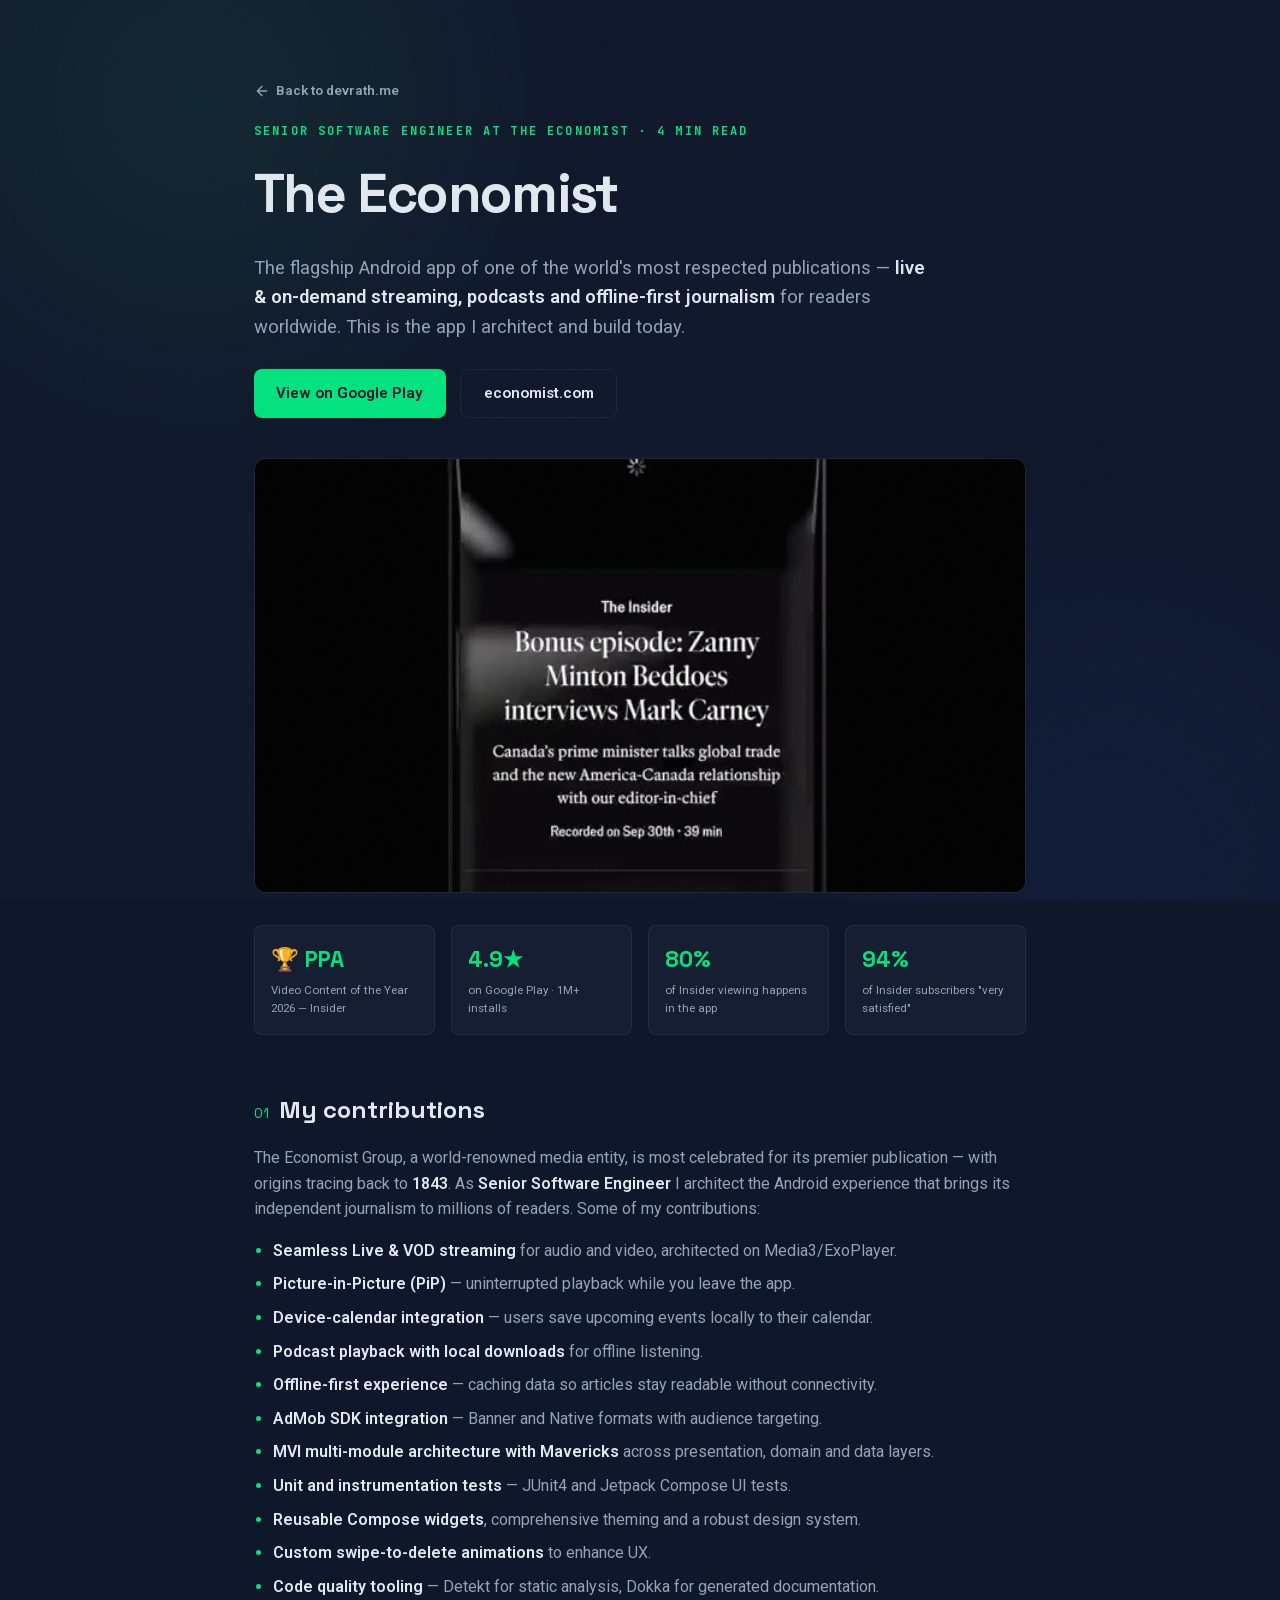
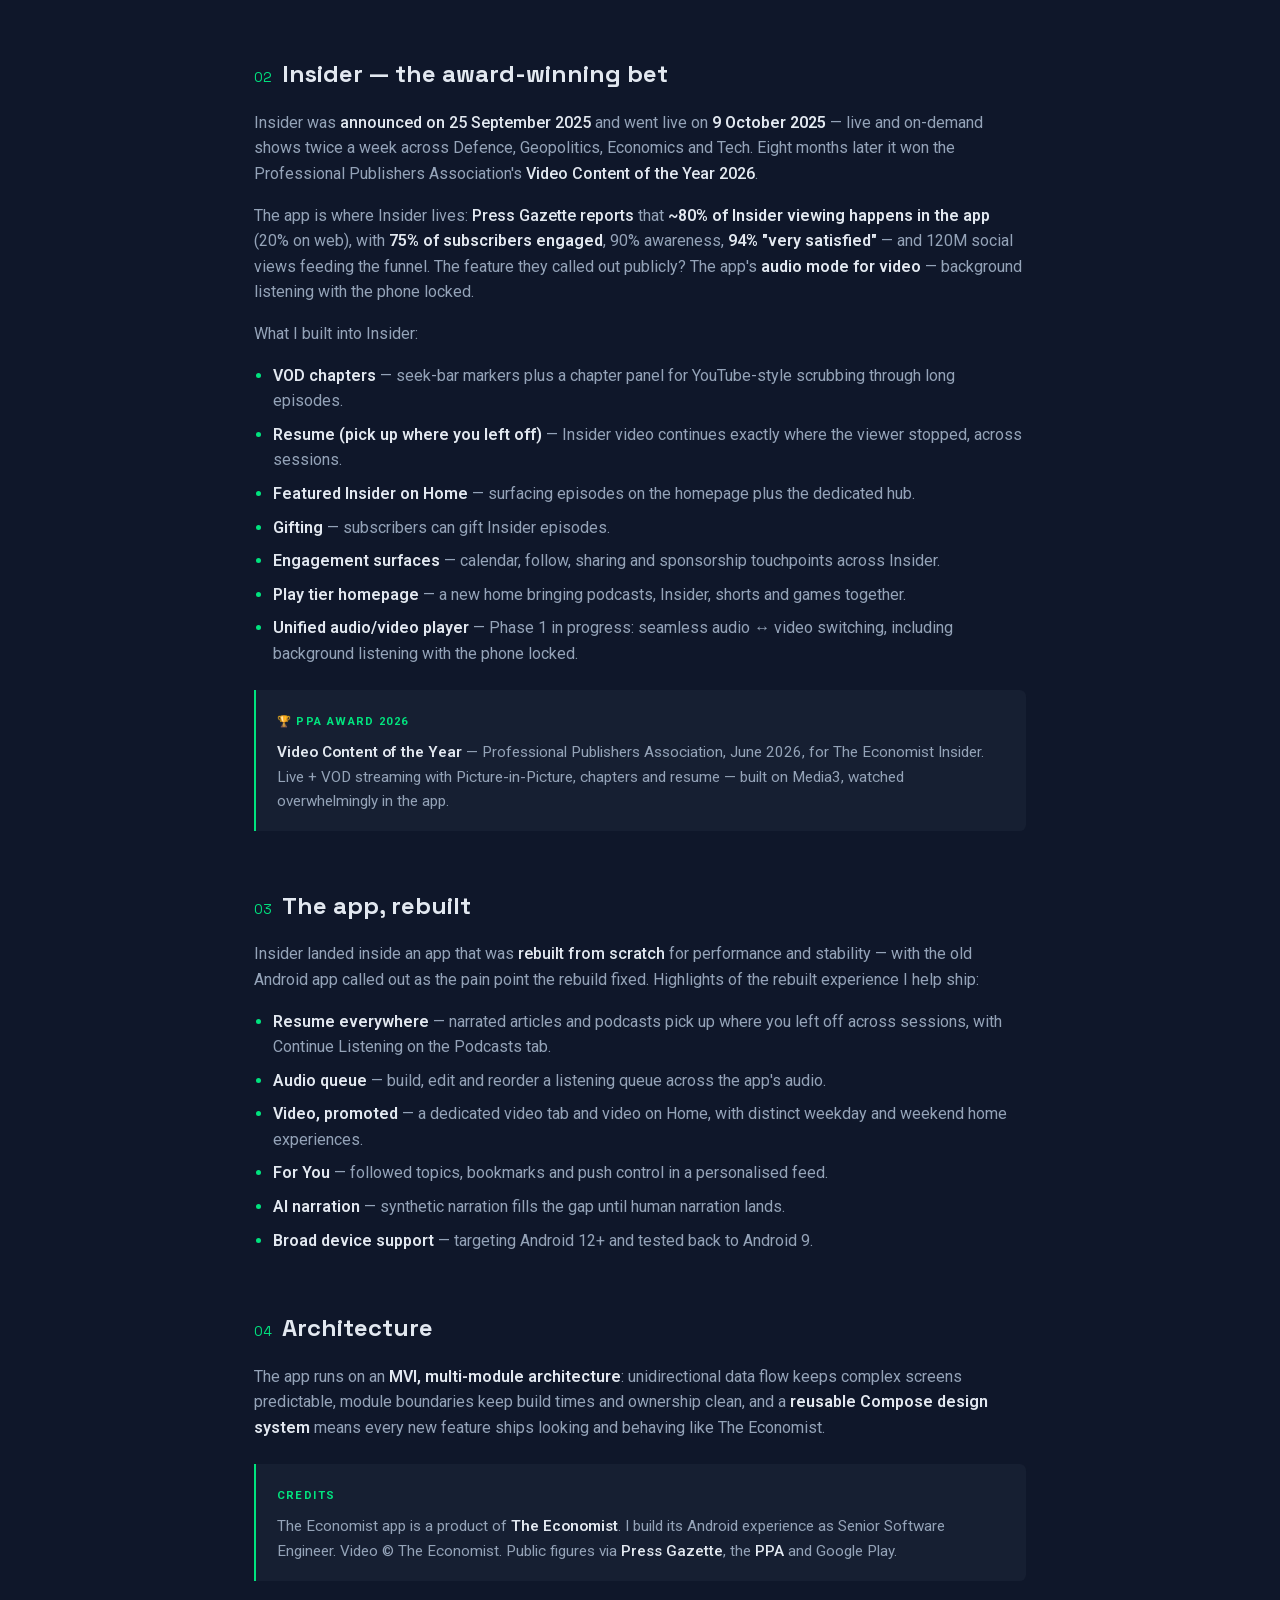
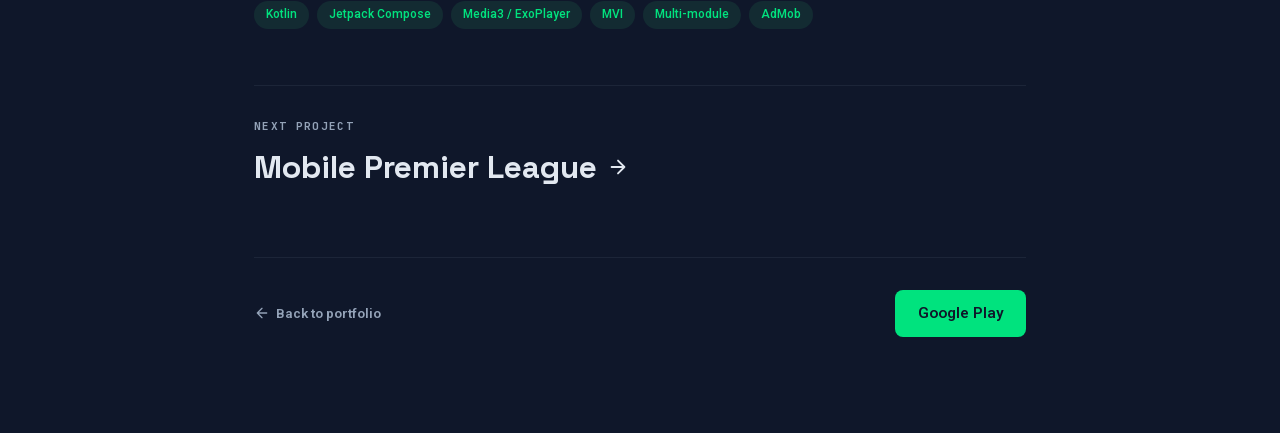
<file: economist.html>
<!DOCTYPE html>
<html lang="en">
<head>
  <meta charset="UTF-8" />
  <meta name="viewport" content="width=device-width, initial-scale=1.0" />
  <title>The Economist — My Work · Devrath AD</title>
  <meta name="description" content="Building The Economist's Android app — the PPA award-winning Insider streaming platform, podcasts with offline downloads, an offline-first reading experience and an MVI multi-module architecture. By Devrath AD." />
  <meta name="author" content="Devrath AD" />
  <meta name="theme-color" content="#0f172a" />
  <link rel="canonical" href="https://devrath.me/economist.html" />
  <meta property="og:title" content="The Economist — My Work · Devrath AD" />
  <meta property="og:description" content="Live &amp; VOD streaming, podcasts and offline-first journalism — the Android engineering behind The Economist's app." />
  <meta property="og:url" content="https://devrath.me/economist.html" />
  <meta property="og:type" content="article" />
  <meta property="og:image" content="https://devrath.me/og/economist.png?v=1" />
  <meta property="og:image:width" content="1200" />
  <meta property="og:image:height" content="630" />
  <meta name="twitter:card" content="summary_large_image" />
  <meta name="twitter:image" content="https://devrath.me/og/economist.png?v=1" />
  <link rel="icon" href="data:image/svg+xml,<svg xmlns='http://www.w3.org/2000/svg' viewBox='0 0 100 100'><g fill='none' stroke='%233ddc84' stroke-width='6' stroke-linecap='round'><path d='M38,25 31,12'/><path d='M62,25 69,12'/></g><path fill='%233ddc84' d='M22,78 L22,50 A28,28 0 0 1 78,50 L78,78 A7,7 0 0 1 71,85 L29,85 A7,7 0 0 1 22,78 Z'/><text x='50' y='71' font-size='46' font-weight='700' fill='%230f172a' text-anchor='middle' font-family='Arial,Helvetica,sans-serif'>D</text></svg>" />
  <link rel="preload" href="fonts/roboto.woff2" as="font" type="font/woff2" crossorigin />
  <link rel="preload" href="fonts/space-grotesk.woff2" as="font" type="font/woff2" crossorigin />
  <script>(()=>{const s=localStorage.getItem("theme");if(s==="light"){document.documentElement.setAttribute("data-theme","light");document.querySelector('meta[name="theme-color"]').setAttribute("content","#f1f5f9");}})();</script>
  <link rel="stylesheet" href="styles.css?v=48" />
  <style>
    .cs { max-width: 820px; margin: 0 auto; padding: 5rem 1.5rem 6rem; position: relative; z-index: 1; }
    .cs-back { display: inline-flex; align-items: center; gap: 0.4rem; font-size: 0.85rem; font-weight: 600; color: var(--text); transition: color var(--dur-quick) var(--ease); }
    .cs-back:hover { color: var(--accent); }
    .cs-eyebrow { margin-top: 2.5rem; font-size: 0.75rem; font-weight: 700; letter-spacing: 0.18em; text-transform: uppercase; color: var(--accent); }
    .cs h1 { font-family: "Space Grotesk","Roboto",sans-serif; font-size: clamp(2.4rem, 6vw, 3.4rem); font-weight: 700; letter-spacing: -0.03em; color: var(--text-bright); margin-top: 0.5rem; }
    .cs-lede { margin-top: 1rem; font-size: 1.15rem; max-width: 42rem; }
    .cs-links { display: flex; flex-wrap: wrap; gap: 0.9rem; margin-top: 1.75rem; }
    .cs-cta { display: inline-flex; align-items: center; gap: 0.5rem; padding: 0.7rem 1.4rem; border-radius: 0.5rem; font-weight: 600; font-size: 0.95rem; transition: transform var(--dur-quick) var(--ease), background-color var(--dur-quick) var(--ease), color var(--dur-quick) var(--ease); }
    .cs-cta.primary { background: var(--accent); color: var(--bg); }
    .cs-cta.ghost { border: 1px solid var(--border); color: var(--text-bright); }
    .cs-cta:hover { transform: translateY(-2px); }
    .cs-cta.ghost:hover { border-color: var(--accent); color: var(--accent); }
    .cs-cover { margin-top: 2.5rem; border-radius: 0.75rem; overflow: hidden; border: 1px solid var(--border); }
    .cs-cover video { display: block; width: 100%; height: auto; }
    .cs-stats { display: grid; grid-template-columns: repeat(2,1fr); gap: 1rem; margin-top: 2rem; }
    @media (min-width: 640px) { .cs-stats { grid-template-columns: repeat(4,1fr); } }
    .cs-stat { padding: 1rem; border: 1px solid var(--border); border-radius: 0.5rem; background: var(--bg-card); }
    .cs-stat b { display: block; font-family: "Space Grotesk",sans-serif; font-size: 1.4rem; color: var(--accent); }
    .cs-stat span { display: block; margin-top: 0.2rem; font-size: 0.72rem; }
    .cs h2 { font-family: "Space Grotesk","Roboto",sans-serif; font-size: 1.5rem; font-weight: 700; color: var(--text-bright); margin-top: 3.5rem; display: flex; align-items: baseline; gap: 0.6rem; }
    .cs h2 .n { font-size: 0.85rem; color: var(--accent); font-weight: 400; }
    .cs p { margin-top: 1rem; }
    .cs p strong, .cs li strong { color: var(--text-bright); font-weight: 600; }
    .cs code { color: var(--accent); }
    .cs ul.body { margin-top: 1rem; padding-left: 1.2rem; }
    .cs ul.body li { margin-top: 0.5rem; }
    .cs a.inl { color: var(--text-bright); font-weight: 500; }
    .cs a.inl:hover { color: var(--accent); text-decoration: underline; text-underline-offset: 3px; }
    .cs-callout { margin-top: 1.5rem; padding: 1.1rem 1.3rem; border-left: 2px solid var(--accent); border-radius: 0 0.4rem 0.4rem 0; background: var(--bg-card); font-size: 0.95rem; }
    .cs-callout .tag { font-size: 0.7rem; font-weight: 700; letter-spacing: 0.12em; text-transform: uppercase; color: var(--accent); }
    .cs-pills { display: flex; flex-wrap: wrap; gap: 0.5rem; margin-top: 1.25rem; }
    .cs-pills li { list-style: none; padding: 0.3rem 0.75rem; border-radius: 9999px; background: var(--pill-bg); color: var(--accent); font-size: 0.75rem; font-weight: 500; }
    .cs-foot { margin-top: 4rem; padding-top: 2rem; border-top: 1px solid var(--border); display: flex; flex-wrap: wrap; gap: 1rem; justify-content: space-between; align-items: center; font-size: 0.85rem; }
  </style>
</head>
<body>
  <a class="skip-link" href="#cs-content">Skip to content</a>
  <div id="cs-progress" aria-hidden="true"></div>
  <div id="aurora" aria-hidden="true"></div>
  <div id="grain" aria-hidden="true"></div>

  <main class="cs" id="cs-content">
    <a class="cs-back" href="/#projects">
      <svg width="16" height="16" viewBox="0 0 24 24" fill="none" stroke="currentColor" stroke-width="2" stroke-linecap="round" stroke-linejoin="round"><path d="M19 12H5M12 19l-7-7 7-7"/></svg>
      Back to devrath.me
    </a>

    <p class="cs-eyebrow">Senior Software Engineer at The Economist · 4 min read</p>
    <h1 class="vt-economist-title">The Economist</h1>
    <p class="cs-lede">
      The flagship Android app of one of the world's most respected
      publications — <strong>live &amp; on-demand streaming, podcasts and
      offline-first journalism</strong> for readers worldwide. This is the app
      I architect and build today.
    </p>

    <div class="cs-links">
      <a class="cs-cta primary" href="https://play.google.com/store/apps/details?id=com.economist.lamarr" target="_blank" rel="noreferrer">View on Google Play</a>
      <a class="cs-cta ghost" href="https://www.economist.com/" target="_blank" rel="noreferrer">economist.com</a>
    </div>

    <div class="cs-cover">
      <video class="lazy-video" src="economist-insider.mp4" poster="economist-insider-poster.jpg" width="640" height="360" muted loop playsinline preload="none" aria-label="The Economist Insider — live streaming announcement"></video>
    </div>

    <div class="cs-stats">
      <div class="cs-stat"><b>🏆 PPA</b><span>Video Content of the Year 2026 — Insider</span></div>
      <div class="cs-stat"><b>4.9★</b><span>on Google Play · 1M+ installs</span></div>
      <div class="cs-stat"><b>80%</b><span>of Insider viewing happens in the app</span></div>
      <div class="cs-stat"><b>94%</b><span>of Insider subscribers "very satisfied"</span></div>
    </div>

    <!-- CONTRIBUTIONS -->
    <h2><span class="n">01</span> My contributions</h2>
    <p>
      The Economist Group, a world-renowned media entity, is most celebrated
      for its premier publication — with origins tracing back to
      <strong>1843</strong>. As <strong>Senior Software Engineer</strong> I
      architect the Android experience that brings its independent journalism
      to millions of readers. Some of my contributions:
    </p>
    <ul class="body">
      <li><strong>Seamless Live &amp; VOD streaming</strong> for audio and video, architected on Media3/ExoPlayer.</li>
      <li><strong>Picture-in-Picture (PiP)</strong> — uninterrupted playback while you leave the app.</li>
      <li><strong>Device-calendar integration</strong> — users save upcoming events locally to their calendar.</li>
      <li><strong>Podcast playback with local downloads</strong> for offline listening.</li>
      <li><strong>Offline-first experience</strong> — caching data so articles stay readable without connectivity.</li>
      <li><strong>AdMob SDK integration</strong> — Banner and Native formats with audience targeting.</li>
      <li><strong>MVI multi-module architecture with Mavericks</strong> across presentation, domain and data layers.</li>
      <li><strong>Unit and instrumentation tests</strong> — JUnit4 and Jetpack Compose UI tests.</li>
      <li><strong>Reusable Compose widgets</strong>, comprehensive theming and a robust design system.</li>
      <li><strong>Custom swipe-to-delete animations</strong> to enhance UX.</li>
      <li><strong>Code quality tooling</strong> — Detekt for static analysis, Dokka for generated documentation.</li>
    </ul>

    <!-- INSIDER -->
    <h2><span class="n">02</span> Insider — the award-winning bet</h2>
    <p>
      Insider was
      <a class="inl" href="https://www.economistgroup.com/press-centre/the-economist/the-economist-introduces-the-economist-insider-a-new-premium-video-product-available-from-october-9th" target="_blank" rel="noreferrer">announced on 25 September 2025</a>
      and went live on <strong>9 October 2025</strong> — live and on-demand
      shows twice a week across Defence, Geopolitics, Economics and Tech.
      Eight months later it won the Professional Publishers Association's
      <a class="inl" href="https://www.ppaawards.co.uk/2026/en/page/winners-26" target="_blank" rel="noreferrer">Video Content of the Year 2026</a>.
    </p>
    <p>
      The app is where Insider lives:
      <a class="inl" href="https://pressgazette.co.uk/paywalls/economist-insider-retention/" target="_blank" rel="noreferrer">Press Gazette reports</a>
      that <strong>~80% of Insider viewing happens in the app</strong> (20% on
      web), with <strong>75% of subscribers engaged</strong>, 90% awareness,
      <strong>94% "very satisfied"</strong> — and 120M social views feeding the
      funnel. The feature they called out publicly? The app's
      <strong>audio mode for video</strong> — background listening with the
      phone locked.
    </p>
    <p>What I built into Insider:</p>
    <ul class="body">
      <li><strong>VOD chapters</strong> — seek-bar markers plus a chapter panel for YouTube-style scrubbing through long episodes.</li>
      <li><strong>Resume (pick up where you left off)</strong> — Insider video continues exactly where the viewer stopped, across sessions.</li>
      <li><strong>Featured Insider on Home</strong> — surfacing episodes on the homepage plus the dedicated hub.</li>
      <li><strong>Gifting</strong> — subscribers can gift Insider episodes.</li>
      <li><strong>Engagement surfaces</strong> — calendar, follow, sharing and sponsorship touchpoints across Insider.</li>
      <li><strong>Play tier homepage</strong> — a new home bringing podcasts, Insider, shorts and games together.</li>
      <li><strong>Unified audio/video player</strong> — Phase 1 in progress: seamless audio ↔ video switching, including background listening with the phone locked.</li>
    </ul>
    <div class="cs-callout">
      <span class="tag">🏆 PPA Award 2026</span>
      <p style="margin-top:0.5rem">
        <strong>Video Content of the Year</strong> — Professional Publishers
        Association, June 2026, for The Economist Insider. Live + VOD
        streaming with Picture-in-Picture, chapters and resume — built on
        Media3, watched overwhelmingly in the app.
      </p>
    </div>

    <!-- THE APP -->
    <h2><span class="n">03</span> The app, rebuilt</h2>
    <p>
      Insider landed inside an app that was
      <a class="inl" href="https://myaccount.economist.com/s/article/What-s-new-in-The-Economist-app" target="_blank" rel="noreferrer">rebuilt from scratch</a>
      for performance and stability — with the old Android app called out as
      the pain point the rebuild fixed. Highlights of the rebuilt experience
      I help ship:
    </p>
    <ul class="body">
      <li><strong>Resume everywhere</strong> — narrated articles and podcasts pick up where you left off across sessions, with Continue Listening on the Podcasts tab.</li>
      <li><strong>Audio queue</strong> — build, edit and reorder a listening queue across the app's audio.</li>
      <li><strong>Video, promoted</strong> — a dedicated video tab and video on Home, with distinct weekday and weekend home experiences.</li>
      <li><strong>For You</strong> — followed topics, bookmarks and push control in a personalised feed.</li>
      <li><strong>AI narration</strong> — synthetic narration fills the gap until human narration lands.</li>
      <li><strong>Broad device support</strong> — targeting Android 12+ and tested back to Android 9.</li>
    </ul>

    <!-- ARCHITECTURE -->
    <h2><span class="n">04</span> Architecture</h2>
    <p>
      The app runs on an <strong>MVI, multi-module architecture</strong>:
      unidirectional data flow keeps complex screens predictable, module
      boundaries keep build times and ownership clean, and a
      <strong>reusable Compose design system</strong> means every new feature
      ships looking and behaving like The Economist.
    </p>

    <div class="cs-callout">
      <span class="tag">Credits</span>
      <p style="margin-top:0.5rem">
        The Economist app is a product of <strong>The Economist</strong>.
        I build its Android experience as Senior Software Engineer.
        Video © The Economist. Public figures via
        <a class="inl" href="https://pressgazette.co.uk/paywalls/economist-insider-retention/" target="_blank" rel="noreferrer">Press Gazette</a>,
        the <a class="inl" href="https://ppa.co.uk/ppa-awards-2026-winners-revealed" target="_blank" rel="noreferrer">PPA</a>
        and Google Play.
      </p>
    </div>

    <ul class="cs-pills" aria-label="Tech stack">
      <li>Kotlin</li><li>Jetpack Compose</li><li>Media3 / ExoPlayer</li>
      <li>MVI</li><li>Multi-module</li><li>AdMob</li>
    </ul>

    <nav class="cs-next" aria-label="Next project">
      <span class="lbl">Next project</span>
      <a href="mpl.html">
        Mobile Premier League
        <svg viewBox="0 0 24 24" fill="none" stroke="currentColor" stroke-width="2" stroke-linecap="round" stroke-linejoin="round"><path d="M5 12h14M12 5l7 7-7 7"/></svg>
      </a>
    </nav>

    <div class="cs-foot">
      <a class="cs-back" href="/#projects">
        <svg width="16" height="16" viewBox="0 0 24 24" fill="none" stroke="currentColor" stroke-width="2" stroke-linecap="round" stroke-linejoin="round"><path d="M19 12H5M12 19l-7-7 7-7"/></svg>
        Back to portfolio
      </a>
      <div class="cs-links" style="margin:0">
        <a class="cs-cta primary" href="https://play.google.com/store/apps/details?id=com.economist.lamarr" target="_blank" rel="noreferrer">Google Play</a>
      </div>
    </div>
  </main>

  <script>
    // Trailer: poster-first, play only while on screen.
    (() => {
      if (window.matchMedia("(prefers-reduced-motion: reduce)").matches) return;
      const video = document.querySelector("video.lazy-video");
      if (!video || !("IntersectionObserver" in window)) return;
      new IntersectionObserver((entries) => {
        entries.forEach(({ target, isIntersecting }) => {
          if (isIntersecting) target.play().catch(() => {});
          else target.pause();
        });
      }, { threshold: 0.25 }).observe(video);
    })();
  </script>
  <script src="case.js?v=1"></script>
</body>
</html>
</file>
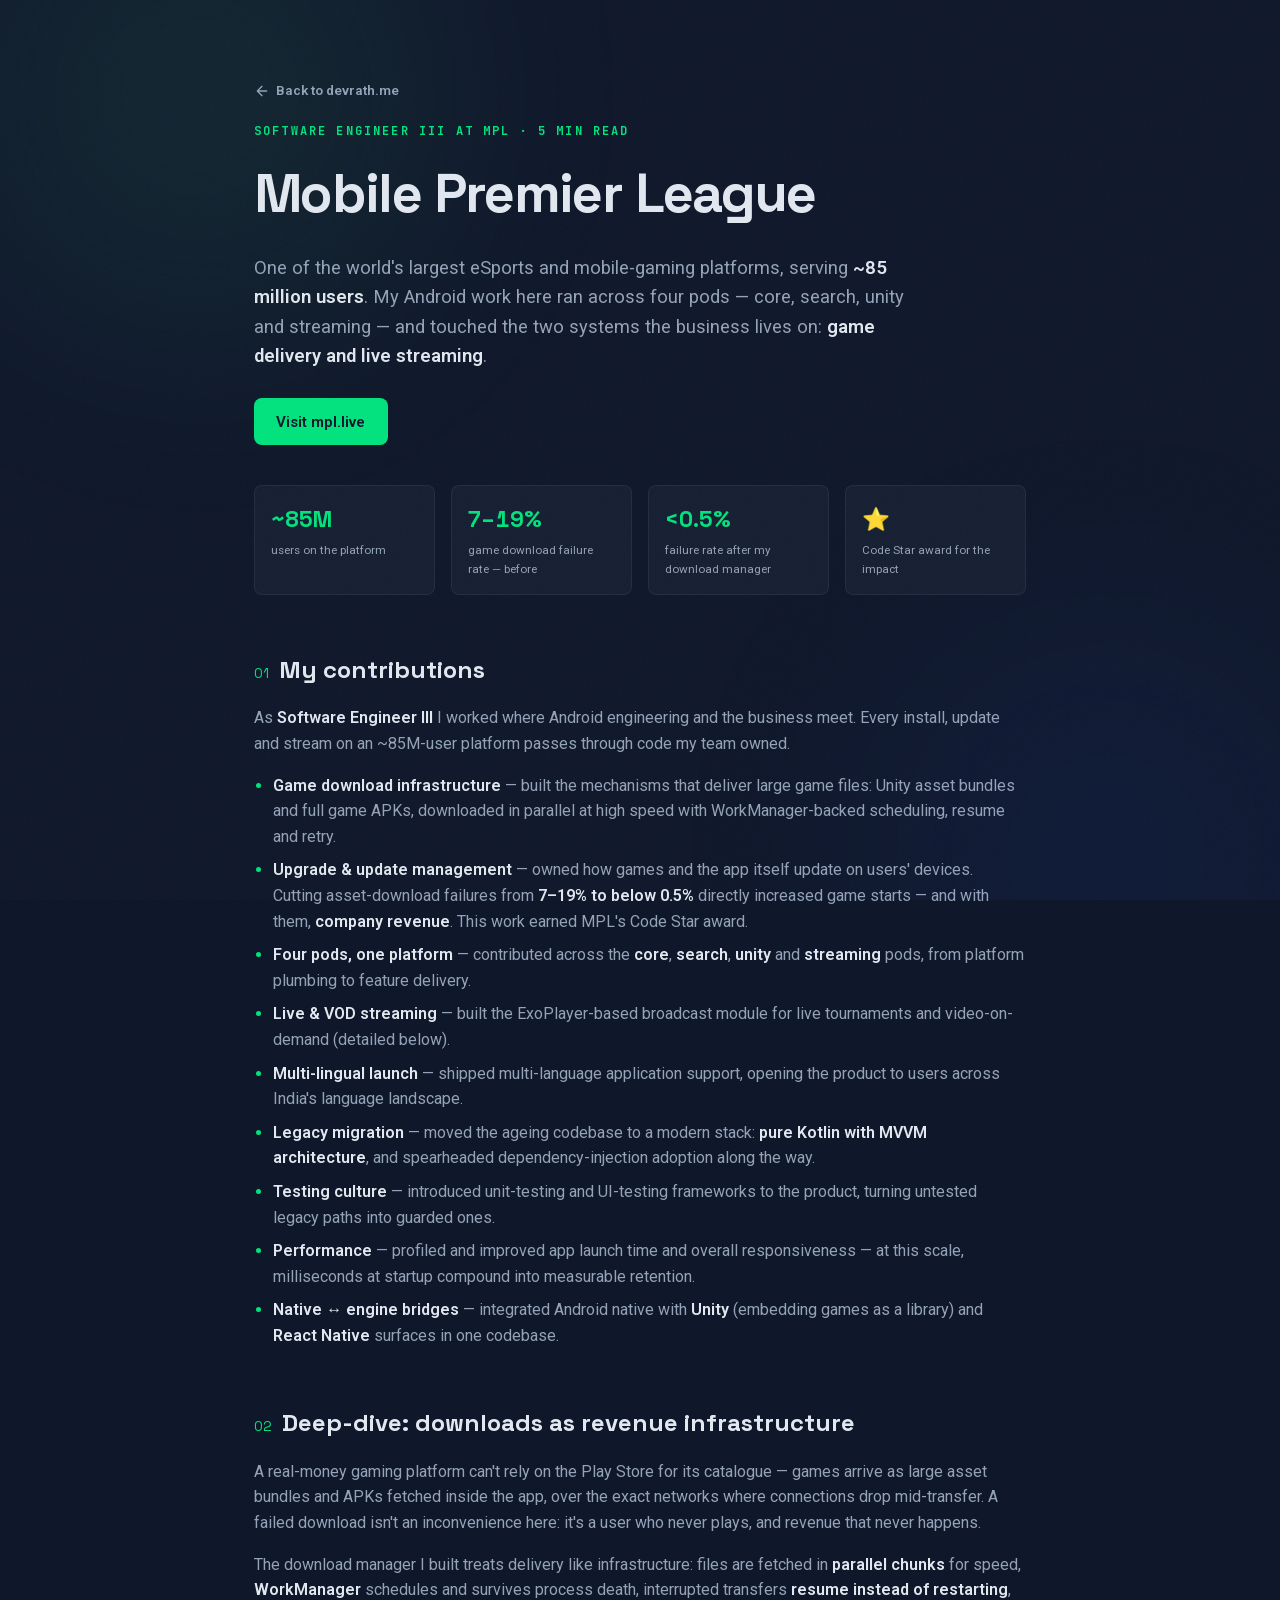
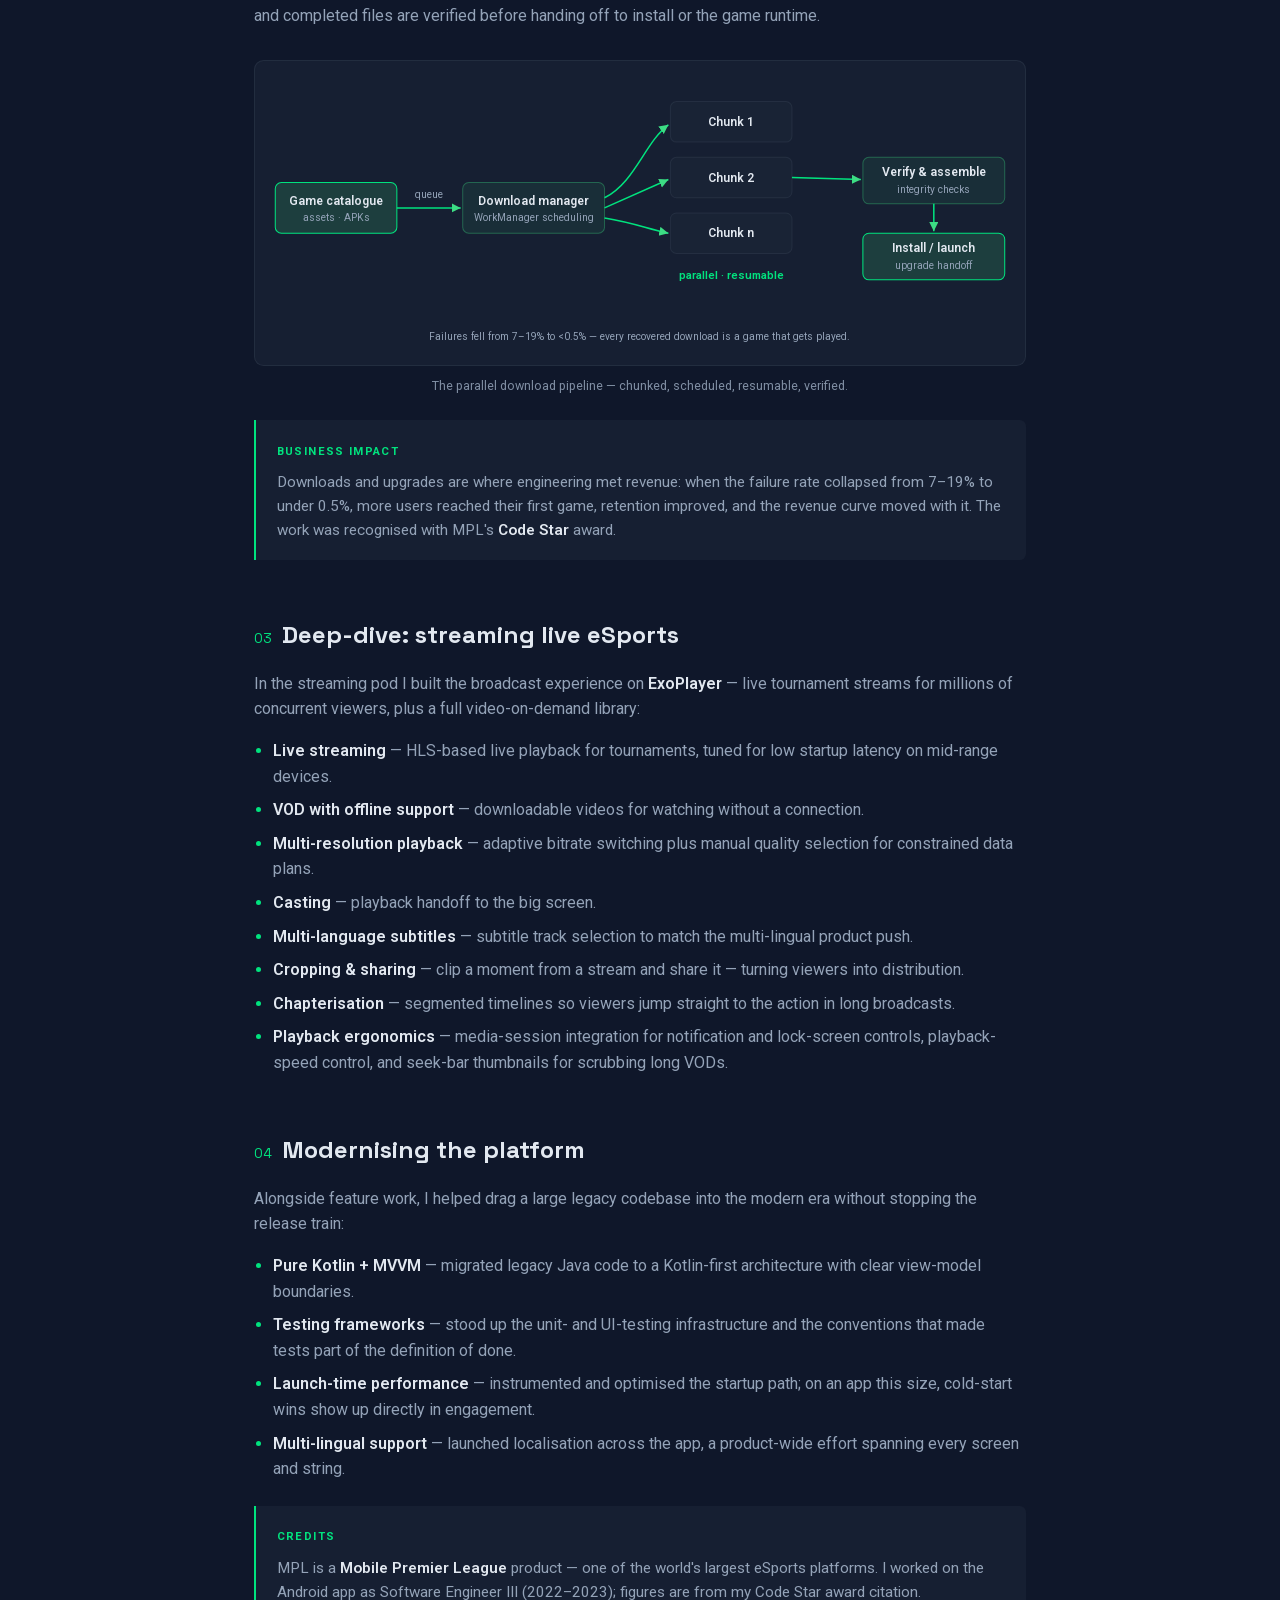
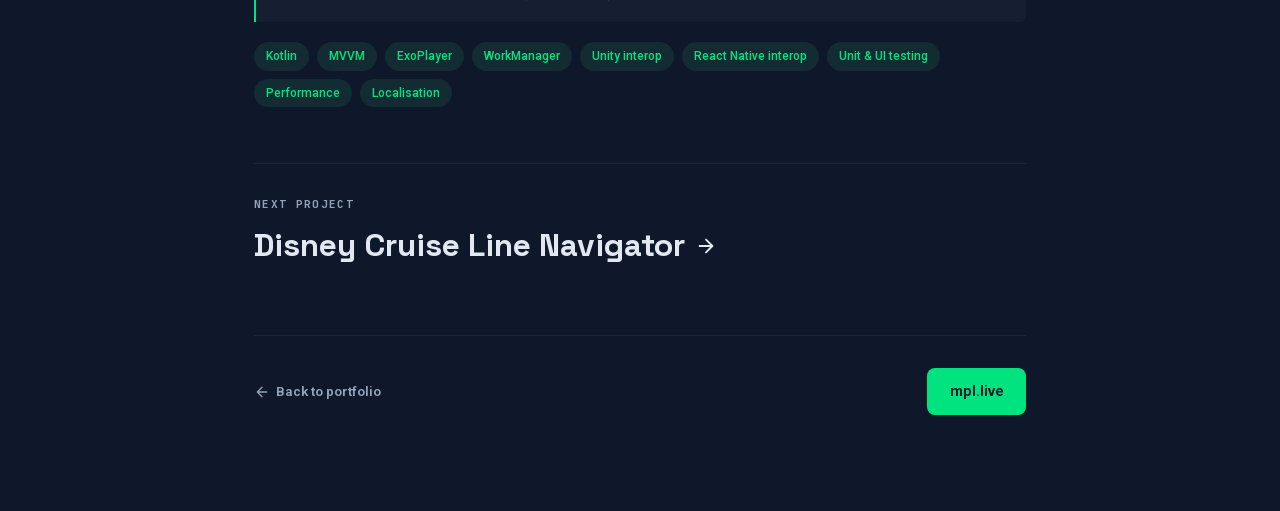
<file: mpl.html>
<!DOCTYPE html>
<html lang="en">
<head>
  <meta charset="UTF-8" />
  <meta name="viewport" content="width=device-width, initial-scale=1.0" />
  <title>Mobile Premier League — My Work · Devrath AD</title>
  <meta name="description" content="Android engineering at ~85M-user scale — game downloads as revenue infrastructure, ExoPlayer live &amp; VOD streaming, and a Kotlin/MVVM platform migration at Mobile Premier League. By Devrath AD." />
  <meta name="author" content="Devrath AD" />
  <meta name="theme-color" content="#0f172a" />
  <link rel="canonical" href="https://devrath.me/mpl.html" />
  <meta property="og:title" content="Mobile Premier League — My Work · Devrath AD" />
  <meta property="og:description" content="Downloads that move revenue, streaming for live eSports, and a platform migration — Android at ~85M-user scale." />
  <meta property="og:url" content="https://devrath.me/mpl.html" />
  <meta property="og:type" content="article" />
  <meta property="og:image" content="https://devrath.me/og/mpl.png?v=1" />
  <meta property="og:image:width" content="1200" />
  <meta property="og:image:height" content="630" />
  <meta name="twitter:card" content="summary_large_image" />
  <meta name="twitter:image" content="https://devrath.me/og/mpl.png?v=1" />
  <link rel="icon" href="data:image/svg+xml,<svg xmlns='http://www.w3.org/2000/svg' viewBox='0 0 100 100'><g fill='none' stroke='%233ddc84' stroke-width='6' stroke-linecap='round'><path d='M38,25 31,12'/><path d='M62,25 69,12'/></g><path fill='%233ddc84' d='M22,78 L22,50 A28,28 0 0 1 78,50 L78,78 A7,7 0 0 1 71,85 L29,85 A7,7 0 0 1 22,78 Z'/><text x='50' y='71' font-size='46' font-weight='700' fill='%230f172a' text-anchor='middle' font-family='Arial,Helvetica,sans-serif'>D</text></svg>" />
  <link rel="preload" href="fonts/roboto.woff2" as="font" type="font/woff2" crossorigin />
  <link rel="preload" href="fonts/space-grotesk.woff2" as="font" type="font/woff2" crossorigin />
  <script>(()=>{const s=localStorage.getItem("theme");if(s==="light"){document.documentElement.setAttribute("data-theme","light");document.querySelector('meta[name="theme-color"]').setAttribute("content","#f1f5f9");}})();</script>
  <link rel="stylesheet" href="styles.css?v=48" />
  <style>
    .cs { max-width: 820px; margin: 0 auto; padding: 5rem 1.5rem 6rem; position: relative; z-index: 1; }
    .cs-back { display: inline-flex; align-items: center; gap: 0.4rem; font-size: 0.85rem; font-weight: 600; color: var(--text); transition: color var(--dur-quick) var(--ease); }
    .cs-back:hover { color: var(--accent); }
    .cs-eyebrow { margin-top: 2.5rem; font-size: 0.75rem; font-weight: 700; letter-spacing: 0.18em; text-transform: uppercase; color: var(--accent); }
    .cs h1 { font-family: "Space Grotesk","Roboto",sans-serif; font-size: clamp(2.4rem, 6vw, 3.4rem); font-weight: 700; letter-spacing: -0.03em; color: var(--text-bright); margin-top: 0.5rem; }
    .cs-lede { margin-top: 1rem; font-size: 1.15rem; max-width: 42rem; }
    .cs-links { display: flex; flex-wrap: wrap; gap: 0.9rem; margin-top: 1.75rem; }
    .cs-cta { display: inline-flex; align-items: center; gap: 0.5rem; padding: 0.7rem 1.4rem; border-radius: 0.5rem; font-weight: 600; font-size: 0.95rem; transition: transform var(--dur-quick) var(--ease), background-color var(--dur-quick) var(--ease), color var(--dur-quick) var(--ease); }
    .cs-cta.primary { background: var(--accent); color: var(--bg); }
    .cs-cta.ghost { border: 1px solid var(--border); color: var(--text-bright); }
    .cs-cta:hover { transform: translateY(-2px); }
    .cs-cta.ghost:hover { border-color: var(--accent); color: var(--accent); }
    .cs-stats { display: grid; grid-template-columns: repeat(2,1fr); gap: 1rem; margin-top: 2.5rem; }
    @media (min-width: 640px) { .cs-stats { grid-template-columns: repeat(4,1fr); } }
    .cs-stat { padding: 1rem; border: 1px solid var(--border); border-radius: 0.5rem; background: var(--bg-card); }
    .cs-stat b { display: block; font-family: "Space Grotesk",sans-serif; font-size: 1.4rem; color: var(--accent); }
    .cs-stat span { display: block; margin-top: 0.2rem; font-size: 0.72rem; }
    .cs h2 { font-family: "Space Grotesk","Roboto",sans-serif; font-size: 1.5rem; font-weight: 700; color: var(--text-bright); margin-top: 3.5rem; display: flex; align-items: baseline; gap: 0.6rem; }
    .cs h2 .n { font-size: 0.85rem; color: var(--accent); font-weight: 400; }
    .cs h3 { font-size: 1.05rem; font-weight: 600; color: var(--text-bright); margin-top: 2rem; }
    .cs p { margin-top: 1rem; }
    .cs p strong, .cs li strong { color: var(--text-bright); font-weight: 600; }
    .cs code { color: var(--accent); }
    .cs ul.body { margin-top: 1rem; padding-left: 1.2rem; }
    .cs ul.body li { margin-top: 0.5rem; }
    .cs a.inl { color: var(--text-bright); font-weight: 500; }
    .cs a.inl:hover { color: var(--accent); text-decoration: underline; text-underline-offset: 3px; }
    .cs figure { margin: 2rem 0 0; }
    .cs figure svg { display: block; width: 100%; height: auto; border: 1px solid var(--border); border-radius: 0.6rem; background: var(--bg-card); }
    .cs figcaption { margin-top: 0.6rem; font-size: 0.78rem; color: rgba(148,163,184,0.85); text-align: center; }
    .cs-callout { margin-top: 1.5rem; padding: 1.1rem 1.3rem; border-left: 2px solid var(--accent); border-radius: 0 0.4rem 0.4rem 0; background: var(--bg-card); font-size: 0.95rem; }
    .cs-callout .tag { font-size: 0.7rem; font-weight: 700; letter-spacing: 0.12em; text-transform: uppercase; color: var(--accent); }
    .cs-pills { display: flex; flex-wrap: wrap; gap: 0.5rem; margin-top: 1.25rem; }
    .cs-pills li { list-style: none; padding: 0.3rem 0.75rem; border-radius: 9999px; background: var(--pill-bg); color: var(--accent); font-size: 0.75rem; font-weight: 500; }
    .cs-foot { margin-top: 4rem; padding-top: 2rem; border-top: 1px solid var(--border); display: flex; flex-wrap: wrap; gap: 1rem; justify-content: space-between; align-items: center; font-size: 0.85rem; }
    /* diagram helpers */
    .d-box { fill: var(--bg-card); stroke: var(--border); stroke-width: 1; }
    .d-core { fill: rgba(61,220,132,0.08); stroke: rgba(61,220,132,0.35); }
    .d-accent { fill: rgba(61,220,132,0.16); stroke: var(--accent); }
    .d-t { fill: var(--text-bright); font-family: "Roboto",sans-serif; font-size: 12px; font-weight: 600; }
    .d-s { fill: var(--text); font-family: "Roboto",sans-serif; font-size: 10px; }
    .d-a { fill: var(--accent); font-family: "Roboto",sans-serif; font-size: 11px; font-weight: 600; }
    .d-line { stroke: var(--text); stroke-width: 1; opacity: 0.4; }
    .d-flow { stroke: var(--accent); stroke-width: 1.5; fill: none; }
  </style>
</head>
<body>
  <a class="skip-link" href="#cs-content">Skip to content</a>
  <div id="cs-progress" aria-hidden="true"></div>
  <div id="aurora" aria-hidden="true"></div>
  <div id="grain" aria-hidden="true"></div>

  <main class="cs" id="cs-content">
    <a class="cs-back" href="/#projects">
      <svg width="16" height="16" viewBox="0 0 24 24" fill="none" stroke="currentColor" stroke-width="2" stroke-linecap="round" stroke-linejoin="round"><path d="M19 12H5M12 19l-7-7 7-7"/></svg>
      Back to devrath.me
    </a>

    <p class="cs-eyebrow">Software Engineer III at MPL · 5 min read</p>
    <h1 class="vt-mpl-title">Mobile Premier League</h1>
    <p class="cs-lede">
      One of the world's largest eSports and mobile-gaming platforms, serving
      <strong>~85 million users</strong>. My Android work here ran across four
      pods — core, search, unity and streaming — and touched the two systems
      the business lives on: <strong>game delivery and live streaming</strong>.
    </p>

    <div class="cs-links">
      <a class="cs-cta primary" href="https://www.mpl.live/" target="_blank" rel="noreferrer">Visit mpl.live</a>
    </div>

    <div class="cs-stats">
      <div class="cs-stat"><b>~85M</b><span>users on the platform</span></div>
      <div class="cs-stat"><b>7–19%</b><span>game download failure rate — before</span></div>
      <div class="cs-stat"><b>&lt;0.5%</b><span>failure rate after my download manager</span></div>
      <div class="cs-stat"><b>⭐</b><span>Code Star award for the impact</span></div>
    </div>

    <!-- CONTRIBUTIONS -->
    <h2><span class="n">01</span> My contributions</h2>
    <p>
      As <strong>Software Engineer III</strong> I worked where Android
      engineering and the business meet. Every install, update and stream on
      an ~85M-user platform passes through code my team owned.
    </p>
    <ul class="body">
      <li><strong>Game download infrastructure</strong> — built the mechanisms that deliver large game files: Unity asset bundles and full game APKs, downloaded in parallel at high speed with WorkManager-backed scheduling, resume and retry.</li>
      <li><strong>Upgrade &amp; update management</strong> — owned how games and the app itself update on users' devices. Cutting asset-download failures from <strong>7–19% to below 0.5%</strong> directly increased game starts — and with them, <strong>company revenue</strong>. This work earned MPL's Code Star award.</li>
      <li><strong>Four pods, one platform</strong> — contributed across the <strong>core</strong>, <strong>search</strong>, <strong>unity</strong> and <strong>streaming</strong> pods, from platform plumbing to feature delivery.</li>
      <li><strong>Live &amp; VOD streaming</strong> — built the ExoPlayer-based broadcast module for live tournaments and video-on-demand (detailed below).</li>
      <li><strong>Multi-lingual launch</strong> — shipped multi-language application support, opening the product to users across India's language landscape.</li>
      <li><strong>Legacy migration</strong> — moved the ageing codebase to a modern stack: <strong>pure Kotlin with MVVM architecture</strong>, and spearheaded dependency-injection adoption along the way.</li>
      <li><strong>Testing culture</strong> — introduced unit-testing and UI-testing frameworks to the product, turning untested legacy paths into guarded ones.</li>
      <li><strong>Performance</strong> — profiled and improved app launch time and overall responsiveness — at this scale, milliseconds at startup compound into measurable retention.</li>
      <li><strong>Native ↔ engine bridges</strong> — integrated Android native with <strong>Unity</strong> (embedding games as a library) and <strong>React Native</strong> surfaces in one codebase.</li>
    </ul>

    <!-- DOWNLOADS -->
    <h2><span class="n">02</span> Deep-dive: downloads as revenue infrastructure</h2>
    <p>
      A real-money gaming platform can't rely on the Play Store for its
      catalogue — games arrive as large asset bundles and APKs fetched inside
      the app, over the exact networks where connections drop mid-transfer. A
      failed download isn't an inconvenience here: it's a user who never plays,
      and revenue that never happens.
    </p>
    <p>
      The download manager I built treats delivery like infrastructure:
      files are fetched in <strong>parallel chunks</strong> for speed,
      <strong>WorkManager</strong> schedules and survives process death,
      interrupted transfers <strong>resume instead of restarting</strong>, and
      completed files are verified before handing off to install or the game
      runtime.
    </p>

    <figure>
      <svg viewBox="0 0 760 300" xmlns="http://www.w3.org/2000/svg" role="img" aria-label="MPL download pipeline diagram">
        <rect class="d-accent" x="20" y="120" width="120" height="50" rx="6"/>
        <text class="d-t" x="80" y="142" text-anchor="middle">Game catalogue</text>
        <text class="d-s" x="80" y="158" text-anchor="middle">assets · APKs</text>

        <rect class="d-core" x="205" y="120" width="140" height="50" rx="6"/>
        <text class="d-t" x="275" y="142" text-anchor="middle">Download manager</text>
        <text class="d-s" x="275" y="158" text-anchor="middle">WorkManager scheduling</text>

        <g>
          <rect class="d-box" x="410" y="40" width="120" height="40" rx="6"/>
          <text class="d-t" x="470" y="64" text-anchor="middle">Chunk 1</text>
          <rect class="d-box" x="410" y="95" width="120" height="40" rx="6"/>
          <text class="d-t" x="470" y="119" text-anchor="middle">Chunk 2</text>
          <rect class="d-box" x="410" y="150" width="120" height="40" rx="6"/>
          <text class="d-t" x="470" y="174" text-anchor="middle">Chunk n</text>
          <text class="d-a" x="470" y="215" text-anchor="middle">parallel · resumable</text>
        </g>

        <rect class="d-core" x="600" y="95" width="140" height="46" rx="6"/>
        <text class="d-t" x="670" y="114" text-anchor="middle">Verify &amp; assemble</text>
        <text class="d-s" x="670" y="130" text-anchor="middle">integrity checks</text>

        <rect class="d-accent" x="600" y="170" width="140" height="46" rx="6"/>
        <text class="d-t" x="670" y="189" text-anchor="middle">Install / launch</text>
        <text class="d-s" x="670" y="205" text-anchor="middle">upgrade handoff</text>

        <path class="d-flow" marker-end="url(#arm)" d="M140,145 L203,145"/>
        <path class="d-flow" marker-end="url(#arm)" d="M345,135 C375,120 385,80 408,63"/>
        <path class="d-flow" marker-end="url(#arm)" d="M345,145 L408,117"/>
        <path class="d-flow" marker-end="url(#arm)" d="M345,155 C375,160 385,165 408,170"/>
        <path class="d-flow" marker-end="url(#arm)" d="M530,115 L598,117"/>
        <path class="d-flow" marker-end="url(#arm)" d="M670,141 L670,168"/>
        <text class="d-s" x="172" y="135" text-anchor="middle">queue</text>
        <defs>
          <marker id="arm" markerWidth="8" markerHeight="8" refX="6" refY="3" orient="auto"><path d="M0,0 L6,3 L0,6 z" fill="#3ddc84"/></marker>
        </defs>
        <text class="d-s" x="380" y="275" text-anchor="middle">Failures fell from 7–19% to &lt;0.5% — every recovered download is a game that gets played.</text>
      </svg>
      <figcaption>The parallel download pipeline — chunked, scheduled, resumable, verified.</figcaption>
    </figure>

    <div class="cs-callout">
      <span class="tag">Business impact</span>
      <p style="margin-top:0.5rem">
        Downloads and upgrades are where engineering met revenue: when the
        failure rate collapsed from 7–19% to under 0.5%, more users reached
        their first game, retention improved, and the revenue curve moved with
        it. The work was recognised with MPL's <strong>Code Star</strong> award.
      </p>
    </div>

    <!-- STREAMING -->
    <h2><span class="n">03</span> Deep-dive: streaming live eSports</h2>
    <p>
      In the streaming pod I built the broadcast experience on
      <strong>ExoPlayer</strong> — live tournament streams for millions of
      concurrent viewers, plus a full video-on-demand library:
    </p>
    <ul class="body">
      <li><strong>Live streaming</strong> — HLS-based live playback for tournaments, tuned for low startup latency on mid-range devices.</li>
      <li><strong>VOD with offline support</strong> — downloadable videos for watching without a connection.</li>
      <li><strong>Multi-resolution playback</strong> — adaptive bitrate switching plus manual quality selection for constrained data plans.</li>
      <li><strong>Casting</strong> — playback handoff to the big screen.</li>
      <li><strong>Multi-language subtitles</strong> — subtitle track selection to match the multi-lingual product push.</li>
      <li><strong>Cropping &amp; sharing</strong> — clip a moment from a stream and share it — turning viewers into distribution.</li>
      <li><strong>Chapterisation</strong> — segmented timelines so viewers jump straight to the action in long broadcasts.</li>
      <li><strong>Playback ergonomics</strong> — media-session integration for notification and lock-screen controls, playback-speed control, and seek-bar thumbnails for scrubbing long VODs.</li>
    </ul>

    <!-- PLATFORM -->
    <h2><span class="n">04</span> Modernising the platform</h2>
    <p>
      Alongside feature work, I helped drag a large legacy codebase into the
      modern era without stopping the release train:
    </p>
    <ul class="body">
      <li><strong>Pure Kotlin + MVVM</strong> — migrated legacy Java code to a Kotlin-first architecture with clear view-model boundaries.</li>
      <li><strong>Testing frameworks</strong> — stood up the unit- and UI-testing infrastructure and the conventions that made tests part of the definition of done.</li>
      <li><strong>Launch-time performance</strong> — instrumented and optimised the startup path; on an app this size, cold-start wins show up directly in engagement.</li>
      <li><strong>Multi-lingual support</strong> — launched localisation across the app, a product-wide effort spanning every screen and string.</li>
    </ul>

    <div class="cs-callout">
      <span class="tag">Credits</span>
      <p style="margin-top:0.5rem">
        MPL is a <strong>Mobile Premier League</strong> product — one of the
        world's largest eSports platforms. I worked on the Android app as
        Software Engineer III (2022–2023); figures are from my Code Star award
        citation.
      </p>
    </div>

    <ul class="cs-pills" aria-label="Tech stack">
      <li>Kotlin</li><li>MVVM</li><li>ExoPlayer</li><li>WorkManager</li>
      <li>Unity interop</li><li>React Native interop</li><li>Unit &amp; UI testing</li>
      <li>Performance</li><li>Localisation</li>
    </ul>

    <nav class="cs-next" aria-label="Next project">
      <span class="lbl">Next project</span>
      <a href="disney.html">
        Disney Cruise Line Navigator
        <svg viewBox="0 0 24 24" fill="none" stroke="currentColor" stroke-width="2" stroke-linecap="round" stroke-linejoin="round"><path d="M5 12h14M12 5l7 7-7 7"/></svg>
      </a>
    </nav>

    <div class="cs-foot">
      <a class="cs-back" href="/#projects">
        <svg width="16" height="16" viewBox="0 0 24 24" fill="none" stroke="currentColor" stroke-width="2" stroke-linecap="round" stroke-linejoin="round"><path d="M19 12H5M12 19l-7-7 7-7"/></svg>
        Back to portfolio
      </a>
      <div class="cs-links" style="margin:0">
        <a class="cs-cta primary" href="https://www.mpl.live/" target="_blank" rel="noreferrer">mpl.live</a>
      </div>
    </div>
  </main>
  <script src="case.js?v=1"></script>
</body>
</html>
</file>
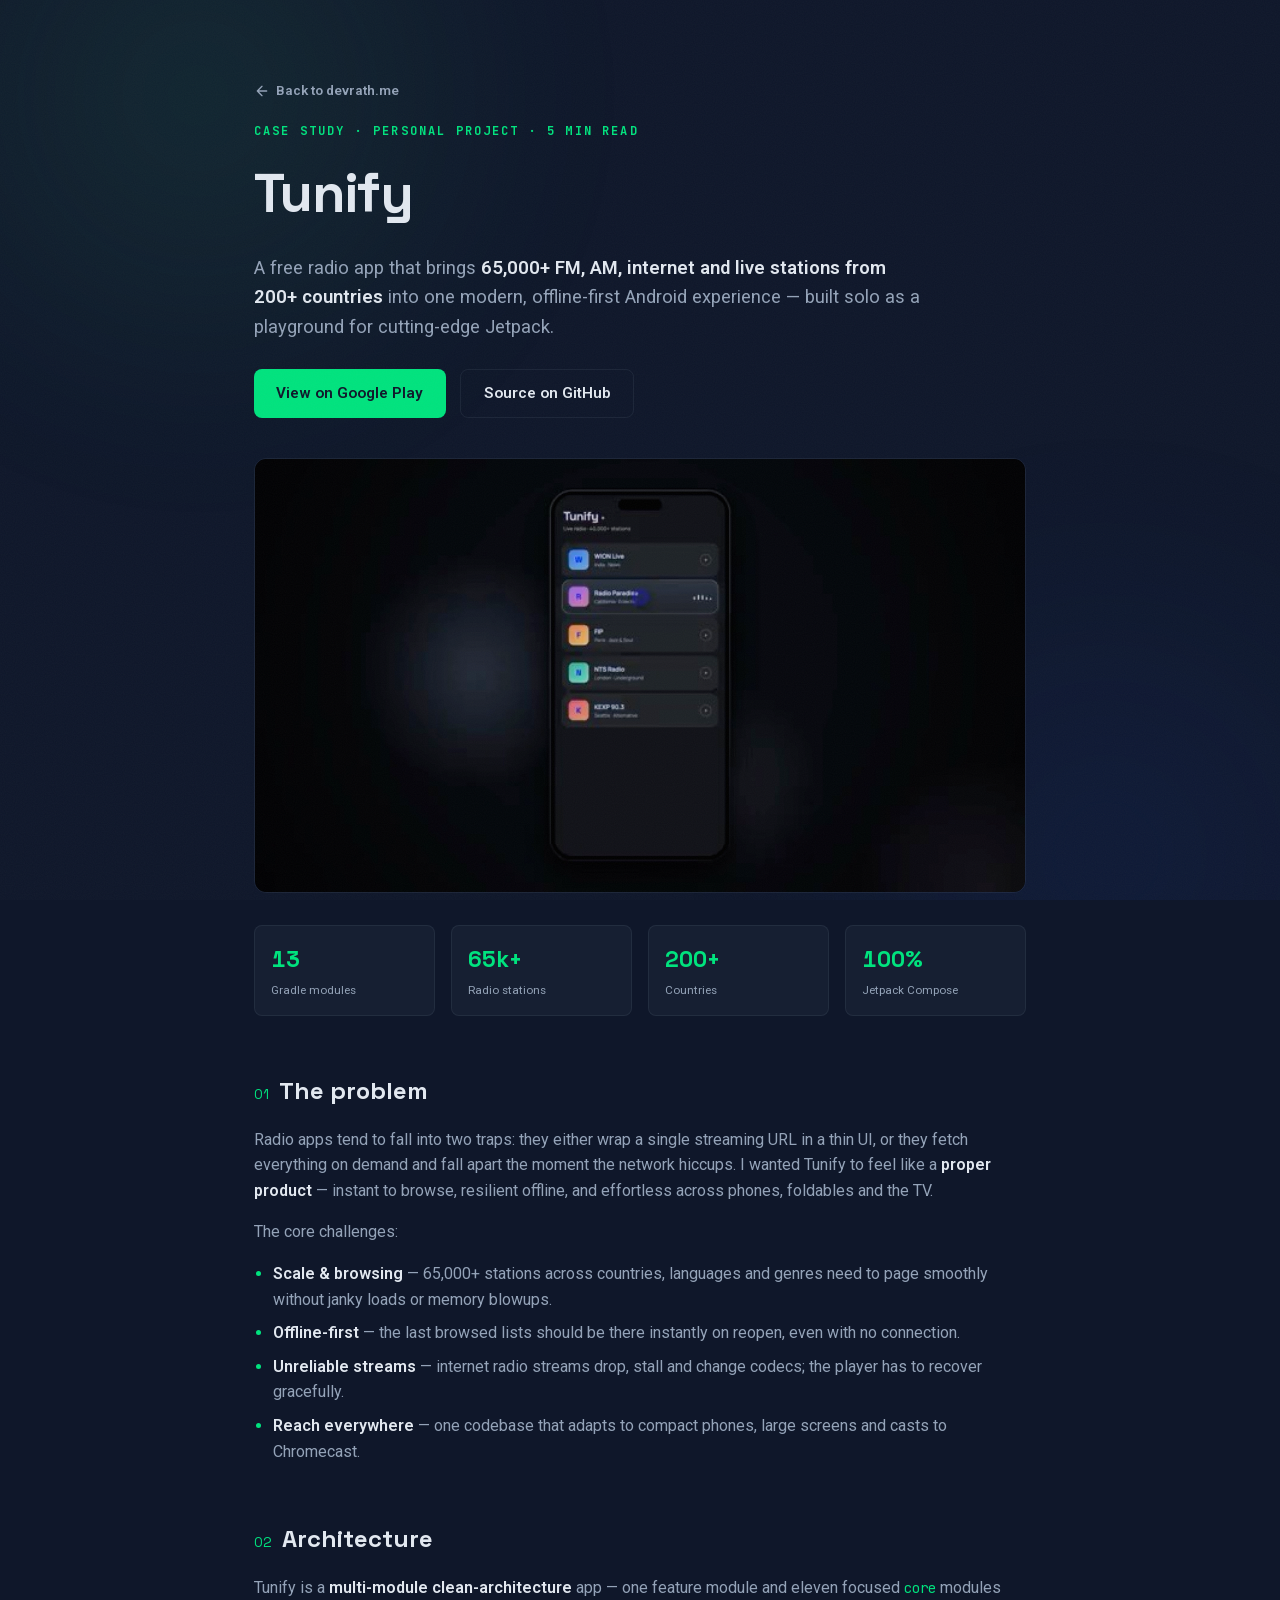
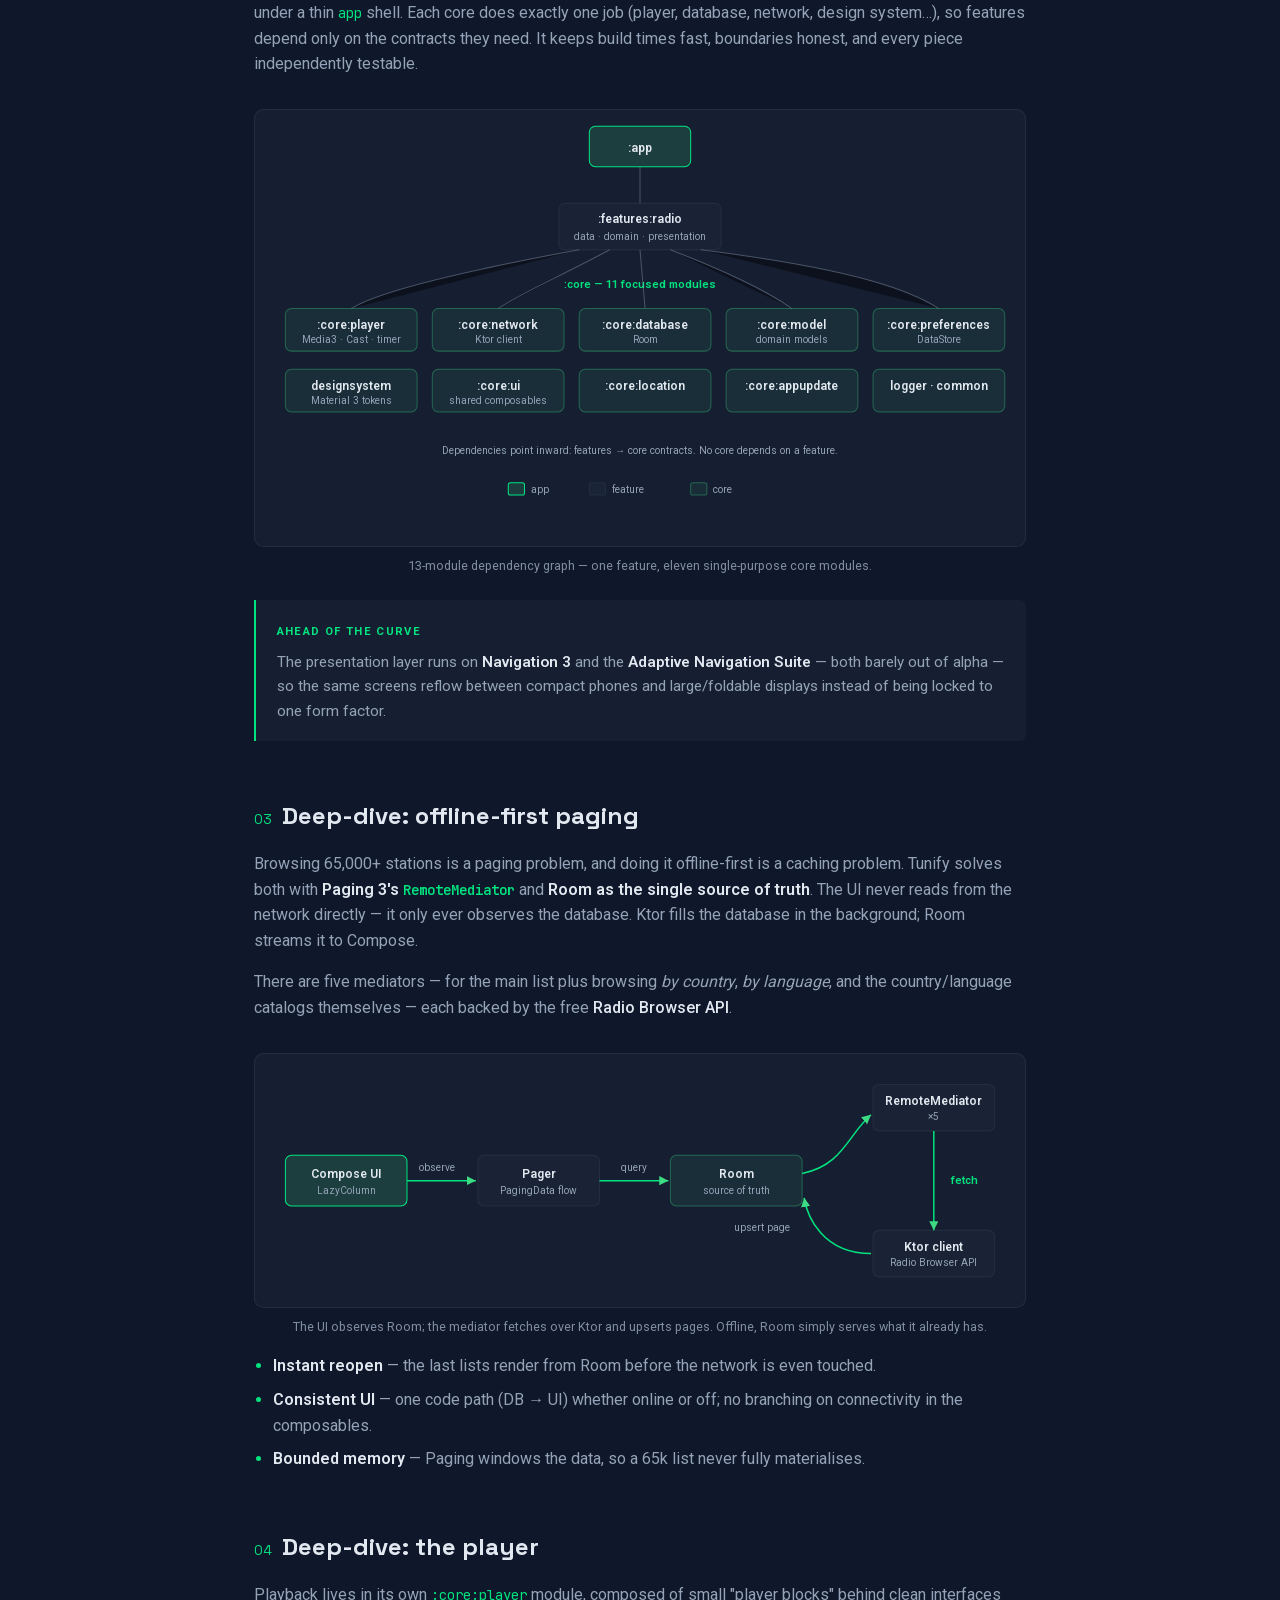
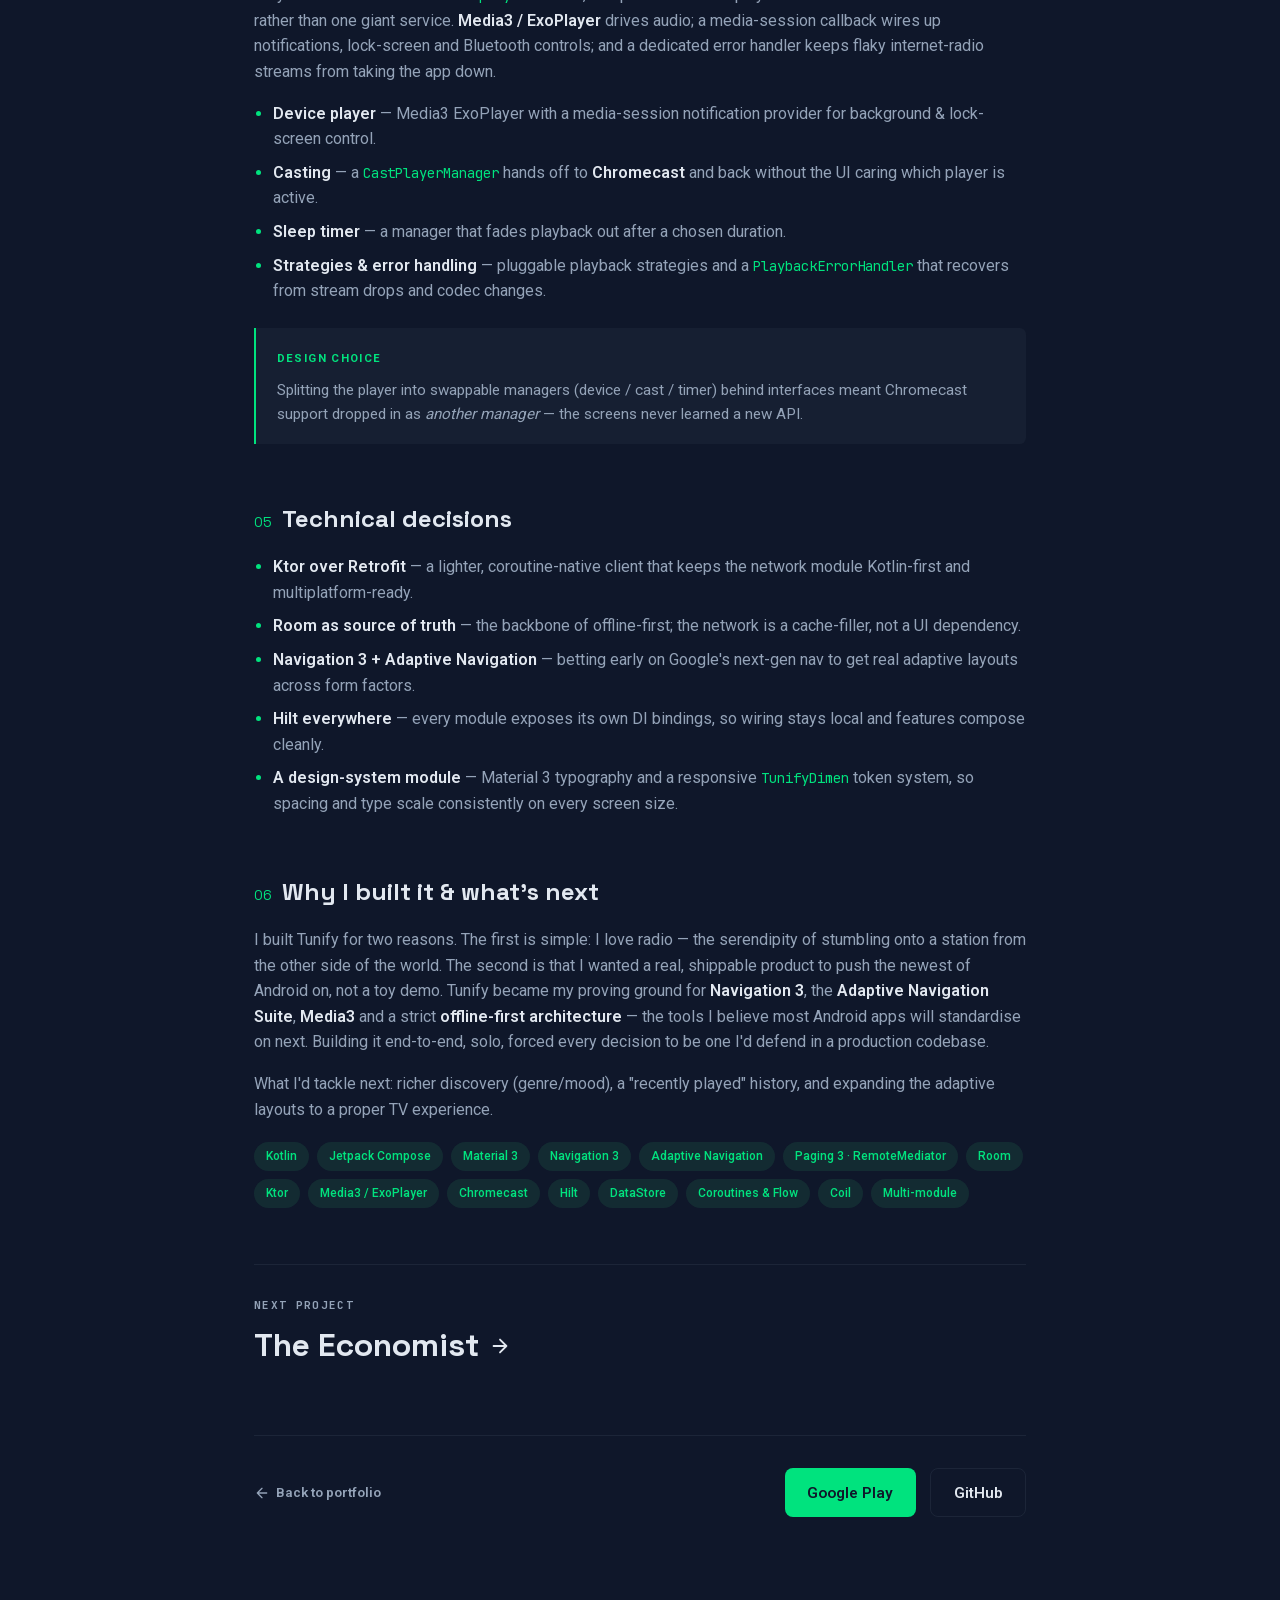
<file: tunify.html>
<!DOCTYPE html>
<html lang="en">
<head>
  <meta charset="UTF-8" />
  <meta name="viewport" content="width=device-width, initial-scale=1.0" />
  <title>Tunify — Case Study · Devrath AD</title>
  <meta name="description" content="How Tunify is built — a 13-module, offline-first Android radio app with Jetpack Compose, Paging 3 RemoteMediator, Media3 and Chromecast. A case study by Devrath AD." />
  <meta name="author" content="Devrath AD" />
  <meta name="theme-color" content="#0f172a" />
  <link rel="canonical" href="https://devrath.me/tunify.html" />
  <meta property="og:title" content="Tunify — Case Study · Devrath AD" />
  <meta property="og:description" content="A 13-module, offline-first Android radio app — the architecture, the player, the decisions." />
  <meta property="og:url" content="https://devrath.me/tunify.html" />
  <meta property="og:type" content="article" />
  <meta property="og:image" content="https://devrath.me/og/tunify.png?v=1" />
  <meta property="og:image:width" content="1200" />
  <meta property="og:image:height" content="630" />
  <meta name="twitter:card" content="summary_large_image" />
  <meta name="twitter:image" content="https://devrath.me/og/tunify.png?v=1" />
  <link rel="icon" href="data:image/svg+xml,<svg xmlns='http://www.w3.org/2000/svg' viewBox='0 0 100 100'><g fill='none' stroke='%233ddc84' stroke-width='6' stroke-linecap='round'><path d='M38,25 31,12'/><path d='M62,25 69,12'/></g><path fill='%233ddc84' d='M22,78 L22,50 A28,28 0 0 1 78,50 L78,78 A7,7 0 0 1 71,85 L29,85 A7,7 0 0 1 22,78 Z'/><text x='50' y='71' font-size='46' font-weight='700' fill='%230f172a' text-anchor='middle' font-family='Arial,Helvetica,sans-serif'>D</text></svg>" />
  <link rel="preload" href="fonts/roboto.woff2" as="font" type="font/woff2" crossorigin />
  <link rel="preload" href="fonts/space-grotesk.woff2" as="font" type="font/woff2" crossorigin />
  <script>(()=>{const s=localStorage.getItem("theme");if(s==="light"){document.documentElement.setAttribute("data-theme","light");document.querySelector('meta[name="theme-color"]').setAttribute("content","#f1f5f9");}})();</script>
  <link rel="stylesheet" href="styles.css?v=48" />
  <style>
    .cs { max-width: 820px; margin: 0 auto; padding: 5rem 1.5rem 6rem; position: relative; z-index: 1; }
    .cs-back { display: inline-flex; align-items: center; gap: 0.4rem; font-size: 0.85rem; font-weight: 600; color: var(--text); transition: color var(--dur-quick) var(--ease); }
    .cs-back:hover { color: var(--accent); }
    .cs-eyebrow { margin-top: 2.5rem; font-size: 0.75rem; font-weight: 700; letter-spacing: 0.18em; text-transform: uppercase; color: var(--accent); }
    .cs h1 { font-family: "Space Grotesk","Roboto",sans-serif; font-size: clamp(2.4rem, 6vw, 3.4rem); font-weight: 700; letter-spacing: -0.03em; color: var(--text-bright); margin-top: 0.5rem; }
    .cs-lede { margin-top: 1rem; font-size: 1.15rem; max-width: 42rem; }
    .cs-links { display: flex; flex-wrap: wrap; gap: 0.9rem; margin-top: 1.75rem; }
    .cs-cta { display: inline-flex; align-items: center; gap: 0.5rem; padding: 0.7rem 1.4rem; border-radius: 0.5rem; font-weight: 600; font-size: 0.95rem; transition: transform var(--dur-quick) var(--ease), background-color var(--dur-quick) var(--ease), color var(--dur-quick) var(--ease); }
    .cs-cta.primary { background: var(--accent); color: var(--bg); }
    .cs-cta.ghost { border: 1px solid var(--border); color: var(--text-bright); }
    .cs-cta:hover { transform: translateY(-2px); }
    .cs-cta.ghost:hover { border-color: var(--accent); color: var(--accent); }
    .cs-cover { margin-top: 2.5rem; border-radius: 0.75rem; overflow: hidden; border: 1px solid var(--border); }
    .cs-cover video { display: block; width: 100%; height: auto; }
    .cs-stats { display: grid; grid-template-columns: repeat(2,1fr); gap: 1rem; margin-top: 2rem; }
    @media (min-width: 640px) { .cs-stats { grid-template-columns: repeat(4,1fr); } }
    .cs-stat { padding: 1rem; border: 1px solid var(--border); border-radius: 0.5rem; background: var(--bg-card); }
    .cs-stat b { display: block; font-family: "Space Grotesk",sans-serif; font-size: 1.4rem; color: var(--accent); }
    .cs-stat span { display: block; margin-top: 0.2rem; font-size: 0.72rem; }
    .cs h2 { font-family: "Space Grotesk","Roboto",sans-serif; font-size: 1.5rem; font-weight: 700; color: var(--text-bright); margin-top: 3.5rem; display: flex; align-items: baseline; gap: 0.6rem; }
    .cs h2 .n { font-size: 0.85rem; color: var(--accent); font-weight: 400; }
    .cs h3 { font-size: 1.05rem; font-weight: 600; color: var(--text-bright); margin-top: 2rem; }
    .cs p { margin-top: 1rem; }
    .cs p strong, .cs li strong { color: var(--text-bright); font-weight: 600; }
    .cs code { color: var(--accent); }
    .cs ul.body { margin-top: 1rem; padding-left: 1.2rem; }
    .cs ul.body li { margin-top: 0.5rem; }
    .cs a.inl { color: var(--text-bright); font-weight: 500; }
    .cs a.inl:hover { color: var(--accent); text-decoration: underline; text-underline-offset: 3px; }
    .cs figure { margin: 2rem 0 0; }
    .cs figure svg { display: block; width: 100%; height: auto; border: 1px solid var(--border); border-radius: 0.6rem; background: var(--bg-card); }
    .cs figcaption { margin-top: 0.6rem; font-size: 0.78rem; color: rgba(148,163,184,0.85); text-align: center; }
    .cs-callout { margin-top: 1.5rem; padding: 1.1rem 1.3rem; border-left: 2px solid var(--accent); border-radius: 0 0.4rem 0.4rem 0; background: var(--bg-card); font-size: 0.95rem; }
    .cs-callout .tag { font-size: 0.7rem; font-weight: 700; letter-spacing: 0.12em; text-transform: uppercase; color: var(--accent); }
    .cs-tbd { color: rgba(148,163,184,0.7); font-style: italic; }
    .cs-pills { display: flex; flex-wrap: wrap; gap: 0.5rem; margin-top: 1.25rem; }
    .cs-pills li { list-style: none; padding: 0.3rem 0.75rem; border-radius: 9999px; background: var(--pill-bg); color: var(--accent); font-size: 0.75rem; font-weight: 500; }
    .cs-foot { margin-top: 4rem; padding-top: 2rem; border-top: 1px solid var(--border); display: flex; flex-wrap: wrap; gap: 1rem; justify-content: space-between; align-items: center; font-size: 0.85rem; }
    /* diagram helpers */
    .d-box { fill: var(--bg-card); stroke: var(--border); stroke-width: 1; }
    .d-core { fill: rgba(61,220,132,0.08); stroke: rgba(61,220,132,0.35); }
    .d-accent { fill: rgba(61,220,132,0.16); stroke: var(--accent); }
    .d-t { fill: var(--text-bright); font-family: "Roboto",sans-serif; font-size: 12px; font-weight: 600; }
    .d-s { fill: var(--text); font-family: "Roboto",sans-serif; font-size: 10px; }
    .d-a { fill: var(--accent); font-family: "Roboto",sans-serif; font-size: 11px; font-weight: 600; }
    .d-line { stroke: var(--text); stroke-width: 1; opacity: 0.4; }
    .d-flow { stroke: var(--accent); stroke-width: 1.5; fill: none; }
  </style>
</head>
<body>
  <a class="skip-link" href="#cs-content">Skip to content</a>
  <div id="cs-progress" aria-hidden="true"></div>
  <div id="aurora" aria-hidden="true"></div>
  <div id="grain" aria-hidden="true"></div>

  <main class="cs" id="cs-content">
    <a class="cs-back" href="/#projects">
      <svg width="16" height="16" viewBox="0 0 24 24" fill="none" stroke="currentColor" stroke-width="2" stroke-linecap="round" stroke-linejoin="round"><path d="M19 12H5M12 19l-7-7 7-7"/></svg>
      Back to devrath.me
    </a>

    <p class="cs-eyebrow">Case Study · Personal Project · 5 min read</p>
    <h1 class="vt-tunify-title">Tunify</h1>
    <p class="cs-lede">
      A free radio app that brings <strong>65,000+ FM, AM, internet and live
      stations from 200+ countries</strong> into one modern, offline-first
      Android experience — built solo as a playground for cutting-edge Jetpack.
    </p>

    <div class="cs-links">
      <a class="cs-cta primary" href="https://play.google.com/store/apps/details?id=com.istudio.tunify" target="_blank" rel="noreferrer">View on Google Play</a>
      <a class="cs-cta ghost" href="https://github.com/devrath/Tunify" target="_blank" rel="noreferrer">Source on GitHub</a>
    </div>

    <div class="cs-cover vt-tunify-cover">
      <video class="lazy-video" src="tunify-trailer.mp4" poster="tunify-trailer-poster.jpg" width="640" height="360" muted loop playsinline preload="none" aria-label="Tunify trailer"></video>
    </div>

    <div class="cs-stats">
      <div class="cs-stat"><b>13</b><span>Gradle modules</span></div>
      <div class="cs-stat"><b>65k+</b><span>Radio stations</span></div>
      <div class="cs-stat"><b>200+</b><span>Countries</span></div>
      <div class="cs-stat"><b>100%</b><span>Jetpack Compose</span></div>
    </div>

    <!-- PROBLEM -->
    <h2><span class="n">01</span> The problem</h2>
    <p>
      Radio apps tend to fall into two traps: they either wrap a single
      streaming URL in a thin UI, or they fetch everything on demand and fall
      apart the moment the network hiccups. I wanted Tunify to feel like a
      <strong>proper product</strong> — instant to browse, resilient offline,
      and effortless across phones, foldables and the TV.
    </p>
    <p>The core challenges:</p>
    <ul class="body">
      <li><strong>Scale &amp; browsing</strong> — 65,000+ stations across countries, languages and genres need to page smoothly without janky loads or memory blowups.</li>
      <li><strong>Offline-first</strong> — the last browsed lists should be there instantly on reopen, even with no connection.</li>
      <li><strong>Unreliable streams</strong> — internet radio streams drop, stall and change codecs; the player has to recover gracefully.</li>
      <li><strong>Reach everywhere</strong> — one codebase that adapts to compact phones, large screens and casts to Chromecast.</li>
    </ul>

    <!-- ARCHITECTURE -->
    <h2><span class="n">02</span> Architecture</h2>
    <p>
      Tunify is a <strong>multi-module clean-architecture</strong> app — one
      feature module and eleven focused <code>core</code> modules under a thin
      <code>app</code> shell. Each core does exactly one job (player, database,
      network, design system…), so features depend only on the contracts they
      need. It keeps build times fast, boundaries honest, and every piece
      independently testable.
    </p>

    <figure>
      <svg viewBox="0 0 760 430" xmlns="http://www.w3.org/2000/svg" role="img" aria-label="Tunify module dependency diagram">
        <!-- app -->
        <rect class="d-accent" x="330" y="16" width="100" height="40" rx="6"/>
        <text class="d-t" x="380" y="41" text-anchor="middle">:app</text>
        <!-- feature -->
        <rect class="d-box" x="300" y="92" width="160" height="46" rx="6"/>
        <text class="d-t" x="380" y="112" text-anchor="middle">:features:radio</text>
        <text class="d-s" x="380" y="128" text-anchor="middle">data · domain · presentation</text>
        <!-- lines app->feature -->
        <path class="d-line" d="M380,56 L380,92"/>
        <!-- core label -->
        <text class="d-a" x="380" y="176" text-anchor="middle">:core — 11 focused modules</text>
        <!-- core boxes row1 -->
        <g>
          <rect class="d-core" x="30" y="196" width="130" height="42" rx="6"/>
          <text class="d-t" x="95" y="216" text-anchor="middle">:core:player</text>
          <text class="d-s" x="95" y="230" text-anchor="middle">Media3 · Cast · timer</text>

          <rect class="d-core" x="175" y="196" width="130" height="42" rx="6"/>
          <text class="d-t" x="240" y="216" text-anchor="middle">:core:network</text>
          <text class="d-s" x="240" y="230" text-anchor="middle">Ktor client</text>

          <rect class="d-core" x="320" y="196" width="130" height="42" rx="6"/>
          <text class="d-t" x="385" y="216" text-anchor="middle">:core:database</text>
          <text class="d-s" x="385" y="230" text-anchor="middle">Room</text>

          <rect class="d-core" x="465" y="196" width="130" height="42" rx="6"/>
          <text class="d-t" x="530" y="216" text-anchor="middle">:core:model</text>
          <text class="d-s" x="530" y="230" text-anchor="middle">domain models</text>

          <rect class="d-core" x="610" y="196" width="130" height="42" rx="6"/>
          <text class="d-t" x="675" y="216" text-anchor="middle">:core:preferences</text>
          <text class="d-s" x="675" y="230" text-anchor="middle">DataStore</text>
        </g>
        <!-- core boxes row2 -->
        <g>
          <rect class="d-core" x="30" y="256" width="130" height="42" rx="6"/>
          <text class="d-t" x="95" y="276" text-anchor="middle">designsystem</text>
          <text class="d-s" x="95" y="290" text-anchor="middle">Material 3 tokens</text>

          <rect class="d-core" x="175" y="256" width="130" height="42" rx="6"/>
          <text class="d-t" x="240" y="276" text-anchor="middle">:core:ui</text>
          <text class="d-s" x="240" y="290" text-anchor="middle">shared composables</text>

          <rect class="d-core" x="320" y="256" width="130" height="42" rx="6"/>
          <text class="d-t" x="385" y="276" text-anchor="middle">:core:location</text>

          <rect class="d-core" x="465" y="256" width="130" height="42" rx="6"/>
          <text class="d-t" x="530" y="276" text-anchor="middle">:core:appupdate</text>

          <rect class="d-core" x="610" y="256" width="130" height="42" rx="6"/>
          <text class="d-t" x="675" y="276" text-anchor="middle">logger · common</text>
        </g>
        <!-- feature depends on core (fan) -->
        <path class="d-line" d="M320,138 C200,160 120,180 95,196"/>
        <path class="d-line" d="M350,138 C300,165 260,182 240,196"/>
        <path class="d-line" d="M380,138 L385,196"/>
        <path class="d-line" d="M410,138 C480,165 510,182 530,196"/>
        <path class="d-line" d="M440,138 C600,158 650,180 675,196"/>
        <!-- caption band -->
        <text class="d-s" x="380" y="340" text-anchor="middle">Dependencies point inward: features → core contracts. No core depends on a feature.</text>
        <!-- layer legend -->
        <rect class="d-accent" x="250" y="368" width="16" height="12" rx="2"/>
        <text class="d-s" x="272" y="378">app</text>
        <rect class="d-box" x="330" y="368" width="16" height="12" rx="2"/>
        <text class="d-s" x="352" y="378">feature</text>
        <rect class="d-core" x="430" y="368" width="16" height="12" rx="2"/>
        <text class="d-s" x="452" y="378">core</text>
      </svg>
      <figcaption>13-module dependency graph — one feature, eleven single-purpose core modules.</figcaption>
    </figure>

    <div class="cs-callout">
      <span class="tag">Ahead of the curve</span>
      <p style="margin-top:0.5rem">
        The presentation layer runs on <strong>Navigation 3</strong> and the
        <strong>Adaptive Navigation Suite</strong> — both barely out of alpha —
        so the same screens reflow between compact phones and large/foldable
        displays instead of being locked to one form factor.
      </p>
    </div>

    <!-- OFFLINE-FIRST -->
    <h2><span class="n">03</span> Deep-dive: offline-first paging</h2>
    <p>
      Browsing 65,000+ stations is a paging problem, and doing it offline-first
      is a caching problem. Tunify solves both with <strong>Paging 3's
      <code>RemoteMediator</code></strong> and <strong>Room as the single
      source of truth</strong>. The UI never reads from the network directly —
      it only ever observes the database. Ktor fills the database in the
      background; Room streams it to Compose.
    </p>
    <p>
      There are five mediators — for the main list plus browsing
      <em>by country</em>, <em>by language</em>, and the country/language
      catalogs themselves — each backed by the free
      <a class="inl" href="https://www.radio-browser.info/" target="_blank" rel="noreferrer">Radio&nbsp;Browser API</a>.
    </p>

    <figure>
      <svg viewBox="0 0 760 250" xmlns="http://www.w3.org/2000/svg" role="img" aria-label="Offline-first data flow">
        <rect class="d-accent" x="30" y="100" width="120" height="50" rx="6"/>
        <text class="d-t" x="90" y="122" text-anchor="middle">Compose UI</text>
        <text class="d-s" x="90" y="138" text-anchor="middle">LazyColumn</text>

        <rect class="d-box" x="220" y="100" width="120" height="50" rx="6"/>
        <text class="d-t" x="280" y="122" text-anchor="middle">Pager</text>
        <text class="d-s" x="280" y="138" text-anchor="middle">PagingData flow</text>

        <rect class="d-core" x="410" y="100" width="130" height="50" rx="6"/>
        <text class="d-t" x="475" y="122" text-anchor="middle">Room</text>
        <text class="d-s" x="475" y="138" text-anchor="middle">source of truth</text>

        <rect class="d-box" x="610" y="30" width="120" height="46" rx="6"/>
        <text class="d-t" x="670" y="50" text-anchor="middle">RemoteMediator</text>
        <text class="d-s" x="670" y="65" text-anchor="middle">×5</text>

        <rect class="d-box" x="610" y="174" width="120" height="46" rx="6"/>
        <text class="d-t" x="670" y="194" text-anchor="middle">Ktor client</text>
        <text class="d-s" x="670" y="209" text-anchor="middle">Radio Browser API</text>

        <!-- flows -->
        <path class="d-flow" marker-end="url(#ar)" d="M150,125 L218,125"/>
        <path class="d-flow" marker-end="url(#ar)" d="M340,125 L408,125"/>
        <path class="d-flow" marker-end="url(#ar)" d="M540,118 C580,110 585,80 608,60"/>
        <path class="d-flow" marker-end="url(#ar)" d="M670,76 L670,174"/>
        <path class="d-flow" marker-end="url(#ar)" d="M608,197 C560,197 545,160 542,142"/>
        <text class="d-s" x="180" y="115" text-anchor="middle">observe</text>
        <text class="d-s" x="374" y="115" text-anchor="middle">query</text>
        <text class="d-a" x="700" y="128" text-anchor="middle">fetch</text>
        <text class="d-s" x="500" y="175" text-anchor="middle">upsert page</text>
        <defs>
          <marker id="ar" markerWidth="8" markerHeight="8" refX="6" refY="3" orient="auto"><path d="M0,0 L6,3 L0,6 z" fill="#3ddc84"/></marker>
        </defs>
      </svg>
      <figcaption>The UI observes Room; the mediator fetches over Ktor and upserts pages. Offline, Room simply serves what it already has.</figcaption>
    </figure>

    <ul class="body">
      <li><strong>Instant reopen</strong> — the last lists render from Room before the network is even touched.</li>
      <li><strong>Consistent UI</strong> — one code path (DB → UI) whether online or off; no branching on connectivity in the composables.</li>
      <li><strong>Bounded memory</strong> — Paging windows the data, so a 65k list never fully materialises.</li>
    </ul>

    <!-- PLAYER -->
    <h2><span class="n">04</span> Deep-dive: the player</h2>
    <p>
      Playback lives in its own <code>:core:player</code> module, composed of
      small "player blocks" behind clean interfaces rather than one giant
      service. <strong>Media3 / ExoPlayer</strong> drives audio; a media-session
      callback wires up notifications, lock-screen and Bluetooth controls; and a
      dedicated error handler keeps flaky internet-radio streams from taking the
      app down.
    </p>
    <ul class="body">
      <li><strong>Device player</strong> — Media3 ExoPlayer with a media-session notification provider for background &amp; lock-screen control.</li>
      <li><strong>Casting</strong> — a <code>CastPlayerManager</code> hands off to <strong>Chromecast</strong> and back without the UI caring which player is active.</li>
      <li><strong>Sleep timer</strong> — a manager that fades playback out after a chosen duration.</li>
      <li><strong>Strategies &amp; error handling</strong> — pluggable playback strategies and a <code>PlaybackErrorHandler</code> that recovers from stream drops and codec changes.</li>
    </ul>
    <div class="cs-callout">
      <span class="tag">Design choice</span>
      <p style="margin-top:0.5rem">
        Splitting the player into swappable managers (device / cast / timer)
        behind interfaces meant Chromecast support dropped in as <em>another
        manager</em> — the screens never learned a new API.
      </p>
    </div>

    <!-- DECISIONS -->
    <h2><span class="n">05</span> Technical decisions</h2>
    <ul class="body">
      <li><strong>Ktor over Retrofit</strong> — a lighter, coroutine-native client that keeps the network module Kotlin-first and multiplatform-ready.</li>
      <li><strong>Room as source of truth</strong> — the backbone of offline-first; the network is a cache-filler, not a UI dependency.</li>
      <li><strong>Navigation 3 + Adaptive Navigation</strong> — betting early on Google's next-gen nav to get real adaptive layouts across form factors.</li>
      <li><strong>Hilt everywhere</strong> — every module exposes its own DI bindings, so wiring stays local and features compose cleanly.</li>
      <li><strong>A design-system module</strong> — Material 3 typography and a responsive <code>TunifyDimen</code> token system, so spacing and type scale consistently on every screen size.</li>
    </ul>

    <!-- WHY / LEARNINGS -->
    <h2><span class="n">06</span> Why I built it &amp; what's next</h2>
    <p>
      I built Tunify for two reasons. The first is simple: I love radio — the
      serendipity of stumbling onto a station from the other side of the world.
      The second is that I wanted a real, shippable product to push the newest
      of Android on, not a toy demo. Tunify became my proving ground for
      <strong>Navigation 3</strong>, the <strong>Adaptive Navigation Suite</strong>,
      <strong>Media3</strong> and a strict <strong>offline-first architecture</strong> —
      the tools I believe most Android apps will standardise on next. Building
      it end-to-end, solo, forced every decision to be one I'd defend in a
      production codebase.
    </p>
    <p>
      What I'd tackle next: richer discovery (genre/mood), a "recently played"
      history, and expanding the adaptive layouts to a proper TV experience.
    </p>

    <ul class="cs-pills" aria-label="Tech stack">
      <li>Kotlin</li><li>Jetpack Compose</li><li>Material 3</li><li>Navigation 3</li>
      <li>Adaptive Navigation</li><li>Paging 3 · RemoteMediator</li><li>Room</li>
      <li>Ktor</li><li>Media3 / ExoPlayer</li><li>Chromecast</li><li>Hilt</li>
      <li>DataStore</li><li>Coroutines &amp; Flow</li><li>Coil</li><li>Multi-module</li>
    </ul>

    <nav class="cs-next" aria-label="Next project">
      <span class="lbl">Next project</span>
      <a href="economist.html">
        The Economist
        <svg viewBox="0 0 24 24" fill="none" stroke="currentColor" stroke-width="2" stroke-linecap="round" stroke-linejoin="round"><path d="M5 12h14M12 5l7 7-7 7"/></svg>
      </a>
    </nav>

    <div class="cs-foot">
      <a class="cs-back" href="/#projects">
        <svg width="16" height="16" viewBox="0 0 24 24" fill="none" stroke="currentColor" stroke-width="2" stroke-linecap="round" stroke-linejoin="round"><path d="M19 12H5M12 19l-7-7 7-7"/></svg>
        Back to portfolio
      </a>
      <div class="cs-links" style="margin:0">
        <a class="cs-cta primary" href="https://play.google.com/store/apps/details?id=com.istudio.tunify" target="_blank" rel="noreferrer">Google Play</a>
        <a class="cs-cta ghost" href="https://github.com/devrath/Tunify" target="_blank" rel="noreferrer">GitHub</a>
      </div>
    </div>
  </main>

  <script>
    // Trailer: poster-first, play only while on screen.
    (() => {
      if (window.matchMedia("(prefers-reduced-motion: reduce)").matches) return;
      const video = document.querySelector("video.lazy-video");
      if (!video || !("IntersectionObserver" in window)) return;
      new IntersectionObserver((entries) => {
        entries.forEach(({ target, isIntersecting }) => {
          if (isIntersecting) target.play().catch(() => {});
          else target.pause();
        });
      }, { threshold: 0.25 }).observe(video);
    })();
  </script>
  <script src="case.js?v=1"></script>
</body>
</html>
</file>
<file: styles.css>
/* Self-hosted fonts (latin) */
@font-face {
  font-family: "Space Grotesk";
  font-style: normal;
  font-weight: 300 700;
  font-display: swap;
  src: url("fonts/space-grotesk.woff2") format("woff2");
}

@font-face {
  font-family: "Caveat";
  font-style: normal;
  font-weight: 600;
  font-display: swap;
  src: url("fonts/caveat.woff2") format("woff2");
}

@font-face {
  font-family: "Roboto";
  font-style: normal;
  font-weight: 100 900;
  font-display: swap;
  src: url("fonts/roboto.woff2") format("woff2");
}

@font-face {
  font-family: "JetBrains Mono";
  font-style: normal;
  font-weight: 100 800;
  font-display: swap;
  src: url("fonts/jetbrains-mono.woff2") format("woff2");
}

/* ---------- Base ---------- */
:root {
  color-scheme: dark;
  --ease: cubic-bezier(0.4, 0, 0.2, 1);
  --ease-spring: cubic-bezier(0.3, 1.8, 0.5, 1);
  --dur-quick: 0.2s;
  --dur-med: 0.45s;
  --dur-slow: 0.6s;
  --bg: #0f172a;            /* slate-900 */
  --bg-card: rgba(30, 41, 59, 0.5);
  --text: #94a3b8;          /* slate-400 */
  --text-bright: #e2e8f0;   /* slate-200 */
  --accent: #3ddc84;        /* android green */
  --pill-bg: rgba(61, 220, 132, 0.1);
  --border: rgba(148, 163, 184, 0.1);
}

* { box-sizing: border-box; margin: 0; padding: 0; }

html { scroll-behavior: smooth; }

body {
  background-color: var(--bg);
  color: var(--text);
  font-family: "Roboto", -apple-system, BlinkMacSystemFont, "Segoe UI", sans-serif;
  font-size: 1rem;
  line-height: 1.6;
  -webkit-font-smoothing: antialiased;
}

::selection { background-color: var(--accent); color: var(--bg); }

a { color: inherit; text-decoration: none; }

code {
  font-family: "JetBrains Mono", ui-monospace, "SF Mono", Menlo, monospace;
  font-size: 0.875em;
  color: var(--text-bright);
}

/* ---------- Layout ---------- */
.layout {
  position: relative;
  z-index: 1;
  max-width: 1280px;
  margin: 0 auto;
  padding: 0 1.5rem;
}

@media (min-width: 1024px) {
  .layout {
    display: flex;
    justify-content: space-between;
    gap: 1rem;
    padding: 0 3rem;
  }
}

/* ---------- Sidebar ---------- */
.sidebar {
  padding: 3rem 0 1rem;
}

@media (min-width: 1024px) {
  .sidebar {
    position: sticky;
    top: 0;
    display: flex;
    flex-direction: column;
    justify-content: space-between;
    width: 42%;
    max-height: 100vh;
    padding: 2.5rem 0 1.75rem;
  }
}

/* only screens too short for the budgeted sidebar get a scrollbar
   (a scroll container would clip the status dot's ping ring) */
@media (min-width: 1024px) and (max-height: 799px) {
  .sidebar { overflow-y: auto; }
}

.sidebar h1 {
  font-family: "Space Grotesk", "Roboto", sans-serif;
  font-size: clamp(2.5rem, 6vw, 3.25rem);
  font-weight: 700;
  letter-spacing: -0.03em;
  color: var(--text-bright);
}

.sidebar h1 a:hover { color: var(--accent); }

.sidebar h2 {
  margin-top: 0.75rem;
  font-size: 1.25rem;
  font-weight: 500;
  color: var(--text-bright);
}

.tagline {
  margin-top: 1rem;
  max-width: 20rem;
}

/* Nav */
.site-nav { display: none; }

@media (min-width: 1024px) {
  .site-nav { display: block; margin-top: 1.25rem; }
}

.site-nav ul { list-style: none; }

.nav-link {
  display: flex;
  align-items: center;
  gap: 1rem;
  padding: 0.3rem 0;
  font-size: 0.75rem;
  font-weight: 700;
  letter-spacing: 0.15em;
  text-transform: uppercase;
  color: var(--text);
}

.nav-line {
  width: 2rem;
  height: 1px;
  background-color: var(--text);
  transition: width var(--dur-quick) var(--ease), background-color var(--dur-quick) var(--ease);
}

.nav-link:hover .nav-text,
.nav-link.active .nav-text { color: var(--text-bright); }

.nav-link:hover .nav-line,
.nav-link.active .nav-line {
  width: 4rem;
  background-color: var(--text-bright);
}

/* Socials */
.socials {
  display: flex;
  gap: 1.25rem;
  list-style: none;
  margin-top: 1rem;
}

.socials a {
  display: block;
  color: var(--text);
  transition: color var(--dur-quick) var(--ease), transform var(--dur-quick) var(--ease);
}

.socials a:hover { color: var(--accent); transform: translateY(-2px); }

/* ---------- Content ---------- */
.content {
  padding: 1rem 0 6rem;
}

@media (min-width: 1024px) {
  .content { width: 52%; padding: 6rem 0; }
}

section { margin-bottom: 6rem; scroll-margin-top: 4rem; }

section:last-of-type { margin-bottom: 2rem; }

.section-heading {
  position: sticky;
  top: 0;
  z-index: 5;
  margin: 0 -1.5rem 1rem;
  padding: 1.25rem 1.5rem;
  backdrop-filter: blur(8px);
  background-color: rgba(15, 23, 42, 0.75);
}

@media (min-width: 1024px) {
  .section-heading {
    position: static;
    margin: 0 0 1rem;
    padding: 0;
    backdrop-filter: none;
    background: none;
  }
}

.section-heading h3 {
  font-family: "Space Grotesk", "Roboto", sans-serif;
  display: flex;
  align-items: center;
  gap: 0.6rem;
  font-size: 0.8rem;
  font-weight: 700;
  letter-spacing: 0.15em;
  text-transform: uppercase;
  color: var(--text-bright);
}

.sh-icon {
  width: 16px;
  height: 16px;
  flex-shrink: 0;
  color: var(--accent);
}

section > p { margin-bottom: 1rem; }

section p a {
  color: var(--text-bright);
  font-weight: 500;
  transition: color var(--dur-quick) var(--ease);
}

section p a:hover { color: var(--accent); }

section p strong { color: var(--text-bright); font-weight: 600; }

/* Stats */
.stats {
  display: grid;
  grid-template-columns: repeat(2, 1fr);
  gap: 1rem;
  margin-top: 2rem;
}

@media (min-width: 640px) {
  .stats { grid-template-columns: repeat(3, 1fr); }
}

.stat {
  padding: 1rem;
  border: 1px solid var(--border);
  border-radius: 0.5rem;
  background-color: var(--bg-card);
}

.stat-value {
  display: block;
  font-size: 1.15rem;
  font-weight: 700;
  color: var(--accent);
  white-space: nowrap;
}

.stat-label {
  display: block;
  margin-top: 0.25rem;
  font-size: 0.72rem;
  letter-spacing: 0.02em;
}

.badge-dot {
  display: inline-block;
  width: 8px;
  height: 8px;
  margin: 0 6px 0 2px;
  border-radius: 50%;
  vertical-align: middle;
}

.badge-dot.gold { background: #f4c430; }
.badge-dot.silver { background: #b4b8bd; }
.badge-dot.bronze { background: #d38a5e; }

/* ---------- Experience summary ---------- */
.tl-summary {
  padding: 1.25rem;
  margin-bottom: 1.75rem;
  border: 1px solid var(--border);
  border-radius: 0.5rem;
  background-color: var(--bg-card);
}

.tl-summary p { font-size: 0.95rem; }

.tl-summary .pills { margin-top: 0.85rem; }

/* ---------- Recommendations carousel ---------- */
.reco-carousel {
  overflow: hidden;
  margin-bottom: 1rem;
  -webkit-mask-image: linear-gradient(to right, transparent, #000 5%, #000 95%, transparent);
  mask-image: linear-gradient(to right, transparent, #000 5%, #000 95%, transparent);
}

.reco-track {
  display: flex;
  gap: 1rem;
  width: max-content;
  animation: reco-marquee var(--reco-dur, 40s) linear infinite;
}

.reco-carousel:hover .reco-track { animation-play-state: paused; }

@keyframes reco-marquee {
  to { transform: translateX(-50%); }
}

.reco-card {
  display: flex;
  flex-direction: column;
  justify-content: space-between;
  width: min(26rem, 80vw);
  flex-shrink: 0;
  padding: 1.25rem;
  border: 1px solid var(--border);
  border-radius: 0.5rem;
  background-color: var(--bg-card);
}

.reco-card blockquote {
  font-size: 0.88rem;
  font-style: italic;
  color: var(--text);
}

.reco-meta {
  display: flex;
  flex-direction: column;
  gap: 0.1rem;
  margin-top: 1rem;
}

.reco-name {
  font-size: 0.9rem;
  font-weight: 600;
  color: var(--text-bright);
}

.reco-sub { font-size: 0.78rem; }

.reco-sub.muted { color: rgba(148, 163, 184, 0.7); }

@media (prefers-reduced-motion: reduce) {
  .reco-track { animation: none; }
  .reco-carousel { overflow-x: auto; }
}

/* ---------- Experience timeline (tree) ---------- */
.timeline {
  position: relative;
  list-style: none;
  margin-top: 0.5rem;
  padding-left: 1.75rem;
}

/* trunk */
.timeline::before {
  content: "";
  position: absolute;
  top: 0.4rem;
  bottom: 0.4rem;
  left: 0.42rem;
  width: 2px;
  background: linear-gradient(
    to bottom,
    var(--accent),
    rgba(61, 220, 132, 0.15)
  );
}

.tl-node {
  position: relative;
  padding-bottom: 2.5rem;
}

.tl-node:last-child { padding-bottom: 0; }

/* branch dot */
.tl-node::before {
  content: "";
  position: absolute;
  top: 0.4rem;
  left: -1.75rem;
  width: 12px;
  height: 12px;
  border-radius: 50%;
  background-color: var(--bg);
  border: 2px solid var(--accent);
  transition: background-color var(--dur-quick) var(--ease), box-shadow var(--dur-quick) var(--ease);
}

.tl-node:hover::before {
  background-color: var(--accent);
  box-shadow: 0 0 12px rgba(61, 220, 132, 0.6);
}

.tl-node:first-child::before {
  background-color: var(--accent);
}

.tl-date {
  display: block;
  font-size: 0.72rem;
  font-weight: 600;
  letter-spacing: 0.06em;
  text-transform: uppercase;
  color: var(--accent);
  margin-bottom: 0.15rem;
}

.tl-date:empty { display: none; }

.tl-node h4 {
  font-size: 1rem;
  font-weight: 600;
  color: var(--text-bright);
}

.tl-node h4 a { transition: color var(--dur-quick) var(--ease); }

.tl-node h4 a:hover { color: var(--accent); }

.tl-node p { margin-top: 0.5rem; font-size: 0.9rem; }

.tl-node p a {
  color: var(--text-bright);
  font-weight: 500;
}

.tl-node p a:hover { color: var(--accent); }

.arrow {
  display: inline-block;
  width: 1em;
  height: 1em;
  margin-left: 0.25rem;
  vertical-align: -0.15em;
  transition: transform var(--dur-quick) var(--ease);
}

.tl-node h4 a:hover .arrow,
.inline-cta:hover .arrow {
  transform: translate(3px, -3px);
}

/* Sub-roles inside a timeline node (e.g. multiple roles at one company) */
.tl-subrole {
  margin-top: 0.9rem;
  padding-left: 1rem;
  border-left: 1px solid rgba(61, 220, 132, 0.25);
}

.tl-subrole h5 {
  font-size: 0.92rem;
  font-weight: 600;
  color: var(--text-bright);
}

.tl-subrole .tl-date { margin-bottom: 0.05rem; }

.tl-subrole p { margin-top: 0.35rem; font-size: 0.88rem; }

.tl-subrole p a { color: var(--text-bright); font-weight: 500; }

.tl-subrole p a:hover { color: var(--accent); }

/* Sub-line for list items (issuer, dates) */
.item-sub {
  display: block;
  margin-top: 0.15rem;
  font-size: 0.78rem;
  color: rgba(148, 163, 184, 0.85);
}

/* Pills */
.pills {
  display: flex;
  flex-wrap: wrap;
  gap: 0.5rem;
  list-style: none;
  margin-top: 0.85rem;
}

.pills li {
  padding: 0.3rem 0.75rem;
  border-radius: 9999px;
  background-color: var(--pill-bg);
  color: var(--accent);
  font-size: 0.75rem;
  font-weight: 500;
}

/* Skill groups */
.skill-group { margin-bottom: 1.5rem; }

.skill-group:last-of-type { margin-bottom: 0; }

.skill-group h4 {
  font-size: 0.8rem;
  font-weight: 600;
  letter-spacing: 0.05em;
  text-transform: uppercase;
  color: var(--text-bright);
  margin-bottom: 0.5rem;
}

.skill-group .pills { margin-top: 0; }

/* Honors list */
.honor-list { list-style: none; }

.honor-list li {
  padding: 1rem 1.25rem;
  margin-bottom: 0.75rem;
  border: 1px solid var(--border);
  border-radius: 0.5rem;
  background-color: var(--bg-card);
}

.honor-list h4 {
  font-size: 0.95rem;
  font-weight: 600;
  color: var(--text-bright);
}

.honor-list p {
  margin-top: 0.35rem;
  font-size: 0.85rem;
}

/* CTA links */
.inline-cta {
  display: inline-block;
  margin-top: 1.5rem;
  font-weight: 600;
  color: var(--text-bright);
  transition: color var(--dur-quick) var(--ease);
}

.inline-cta:hover { color: var(--accent); }

.cta-group {
  display: flex;
  flex-wrap: wrap;
  gap: 0 2rem;
}


/* ---------- Experience accordion ---------- */
.tl-details summary {
  list-style: none;
  cursor: pointer;
  position: relative;
  padding-right: 1.75rem;
}

.tl-details summary::-webkit-details-marker { display: none; }

.tl-details summary::after {
  content: "";
  position: absolute;
  right: 0.4rem;
  top: 0.5rem;
  width: 8px;
  height: 8px;
  border-right: 2px solid var(--text);
  border-bottom: 2px solid var(--text);
  transform: rotate(45deg);
  transition: transform var(--dur-quick) var(--ease), top var(--dur-quick) var(--ease);
}

.tl-details[open] summary::after {
  transform: rotate(225deg);
  top: 0.75rem;
}

.tl-details summary:hover h4,
.tl-details summary:hover h4 a { color: var(--accent); }

.tl-body { margin-top: 0.25rem; }

/* ---------- Compact skills grid ---------- */
.skills-grid {
  display: grid;
  grid-template-columns: 1fr;
  gap: 1.25rem 2rem;
}

@media (min-width: 640px) {
  .skills-grid { grid-template-columns: repeat(2, 1fr); }
}

.skills-grid .skill-group { margin-bottom: 0; }

.skills-grid .pills li {
  padding: 0.2rem 0.6rem;
  font-size: 0.72rem;
}

/* ---------- Premium polish ---------- */


/* Scroll reveal (class added by JS; no-JS users see everything) */
.will-reveal {
  opacity: 0;
  transform: translateY(18px);
  transition: opacity var(--dur-slow) var(--ease), transform var(--dur-slow) var(--ease);
}

.will-reveal.revealed {
  opacity: 1;
  transform: none;
}

/* Card hover lift */
.honor-list li,
.stat,
.tl-summary {
  transition: transform var(--dur-quick) var(--ease), border-color var(--dur-quick) var(--ease), box-shadow var(--dur-quick) var(--ease);
}

.honor-list li:hover,
.stat:hover {
  transform: translateY(-3px);
  border-color: rgba(61, 220, 132, 0.35);
  box-shadow: 0 8px 24px rgba(2, 6, 23, 0.45);
}

/* Accessible focus states */
a:focus-visible,
summary:focus-visible,
button:focus-visible,
.carousel-track:focus-visible,
[tabindex]:focus-visible {
  outline: 2px solid var(--accent);
  outline-offset: 3px;
  border-radius: 4px;
}

/* Round buttons keep a circular ring */
#theme-toggle:focus-visible,
#palette-hint:focus-visible,
.carousel-dots button:focus-visible { border-radius: 9999px; }

/* Inline link underline on hover */
section p a:hover {
  text-decoration: underline;
  text-underline-offset: 3px;
  text-decoration-thickness: 1px;
}

/* Footer */
.site-footer {
  margin-top: 2rem;
  font-size: 0.78rem;
  color: rgba(148, 163, 184, 0.6);
}

@media (prefers-reduced-motion: reduce) {
  .will-reveal {
    opacity: 1;
    transform: none;
    transition: none;
  }
  .honor-list li:hover,
  .stat:hover { transform: none; }
}

/* ---------- Theme toggle ---------- */
#theme-toggle {
  position: fixed;
  top: 1.25rem;
  right: 1.25rem;
  z-index: 30;
  display: grid;
  place-items: center;
  width: 42px;
  height: 42px;
  border-radius: 50%;
  border: 1px solid var(--border);
  background-color: var(--bg-card);
  backdrop-filter: blur(8px);
  color: var(--text-bright);
  cursor: pointer;
  transition: color var(--dur-quick) var(--ease), border-color var(--dur-quick) var(--ease), transform var(--dur-quick) var(--ease);
}

#theme-toggle:hover {
  color: var(--accent);
  border-color: rgba(61, 220, 132, 0.35);
  transform: rotate(15deg);
}

#theme-toggle .icon-moon { display: none; }

html[data-theme="light"] #theme-toggle .icon-sun { display: none; }
html[data-theme="light"] #theme-toggle .icon-moon { display: block; }

/* ---------- Light theme ---------- */
html[data-theme="light"] {
  color-scheme: light;
  --bg: #f1f5f9;
  --bg-card: rgba(255, 255, 255, 0.8);
  --text: #475569;
  --text-bright: #0f172a;
  --accent: #0a8f4e;
  --pill-bg: rgba(10, 143, 78, 0.1);
  --border: rgba(15, 23, 42, 0.1);
}

html[data-theme="light"] .section-heading {
  background-color: rgba(241, 245, 249, 0.85);
}

html[data-theme="light"] .timeline::before {
  background: linear-gradient(to bottom, var(--accent), rgba(10, 143, 78, 0.15));
}

html[data-theme="light"] .tl-subrole {
  border-left-color: rgba(10, 143, 78, 0.3);
}

html[data-theme="light"] .tl-node:hover::before {
  box-shadow: 0 0 12px rgba(10, 143, 78, 0.45);
}

html[data-theme="light"] .honor-list li:hover,
html[data-theme="light"] .stat:hover {
  border-color: rgba(10, 143, 78, 0.35);
  box-shadow: 0 8px 24px rgba(15, 23, 42, 0.1);
}



html[data-theme="light"] .card:hover,
html[data-theme="light"] .reco-card {
  box-shadow: none;
}

html[data-theme="light"] .reco-sub.muted,
html[data-theme="light"] .item-sub {
  color: rgba(71, 85, 105, 0.75);
}

html[data-theme="light"] .site-footer {
  color: rgba(71, 85, 105, 0.6);
}

/* ---------- Project cover (trailer) ---------- */
.project-cover {
  display: block;
  margin-bottom: 2.5rem;
  border-radius: 0.75rem;
  overflow: hidden;
  border: 1px solid var(--border);
  transition: border-color var(--dur-quick) var(--ease), transform var(--dur-quick) var(--ease);
}

.project-cover img,
.project-cover video {
  display: block;
  width: 100%;
  height: auto;
}

.project-cover:hover {
  border-color: rgba(61, 220, 132, 0.45);
  transform: translateY(-2px);
}

html[data-theme="light"] .project-cover:hover {
  border-color: rgba(10, 143, 78, 0.4);
}

/* ---------- Intro loader ---------- */
body.loading { overflow: hidden; }

#loader {
  position: fixed;
  inset: 0;
  z-index: 999;
  display: grid;
  place-items: center;
  background-color: var(--bg);
  transition: background-color var(--dur-med) var(--ease);
}

#loader.done {
  background-color: transparent;
  pointer-events: none;
}

#loader svg {
  width: 90px;
  height: 90px;
  color: var(--accent);
  animation: loader-pop var(--dur-med) var(--ease) 1.45s forwards;
}

#loader .hex {
  stroke-dasharray: 300;
  stroke-dashoffset: 300;
  animation: hex-draw 1.1s ease forwards;
}

#loader .hex-letter {
  font-family: "Roboto", -apple-system, sans-serif;
  font-size: 36px;
  font-weight: 700;
  fill: var(--accent);
  opacity: 0;
  animation: hex-letter-in 0.35s ease 0.9s forwards;
}

@keyframes hex-draw {
  to { stroke-dashoffset: 0; }
}

@keyframes hex-letter-in {
  from { opacity: 0; }
  to { opacity: 1; }
}

@keyframes loader-pop {
  50% { transform: scale(1.08); }
  100% { transform: scale(1); }
}

@media (prefers-reduced-motion: reduce) {
  #loader { display: none; }
  body.loading { overflow: auto; }
}

/* ---------- Scroll progress bar ---------- */
#progress {
  position: fixed;
  top: 0;
  left: 0;
  height: 2px;
  width: 0;
  background: linear-gradient(to right, var(--accent), rgba(61, 220, 132, 0.6));
  z-index: 40;
  pointer-events: none;
}

/* ---------- Hero cascade (after the loader melts away) ---------- */
@keyframes rise {
  from { opacity: 0; transform: translateY(16px); }
  to { opacity: 1; transform: none; }
}

body.cascade .sidebar h1        { animation: rise var(--dur-med) var(--ease) both 0.05s; }
body.cascade .sidebar h2        { animation: rise var(--dur-med) var(--ease) both 0.15s; }
body.cascade .sidebar .tagline  { animation: rise var(--dur-med) var(--ease) both 0.25s; }
body.cascade .site-nav li:nth-child(1) { animation: rise var(--dur-med) var(--ease) both 0.35s; }
body.cascade .site-nav li:nth-child(2) { animation: rise var(--dur-med) var(--ease) both 0.40s; }
body.cascade .site-nav li:nth-child(3) { animation: rise var(--dur-med) var(--ease) both 0.45s; }
body.cascade .site-nav li:nth-child(4) { animation: rise var(--dur-med) var(--ease) both 0.50s; }
body.cascade .site-nav li:nth-child(5) { animation: rise var(--dur-med) var(--ease) both 0.55s; }
body.cascade .site-nav li:nth-child(6) { animation: rise var(--dur-med) var(--ease) both 0.60s; }
body.cascade .site-nav li:nth-child(7) { animation: rise var(--dur-med) var(--ease) both 0.65s; }
body.cascade .site-nav li:nth-child(8) { animation: rise var(--dur-med) var(--ease) both 0.70s; }
body.cascade .site-nav li:nth-child(9) { animation: rise var(--dur-med) var(--ease) both 0.75s; }
body.cascade .socials           { animation: rise var(--dur-med) var(--ease) both 0.85s; }

/* ---------- "Present" dot radar ping ---------- */
@keyframes dot-ping {
  0% { box-shadow: 0 0 0 0 rgba(61, 220, 132, 0.5); }
  70% { box-shadow: 0 0 0 10px rgba(61, 220, 132, 0); }
  100% { box-shadow: 0 0 0 0 rgba(61, 220, 132, 0); }
}

.tl-node:first-child::before {
  animation: dot-ping 2.6s ease-out infinite;
}

html[data-theme="light"] .tl-node:first-child::before {
  animation-name: dot-ping-light;
}

@keyframes dot-ping-light {
  0% { box-shadow: 0 0 0 0 rgba(10, 143, 78, 0.4); }
  70% { box-shadow: 0 0 0 10px rgba(10, 143, 78, 0); }
  100% { box-shadow: 0 0 0 0 rgba(10, 143, 78, 0); }
}

/* ---------- Pill micro-interaction ---------- */
.pills li {
  transition: transform var(--dur-quick) var(--ease), background-color var(--dur-quick) var(--ease);
}

.pills li:hover {
  transform: translateY(-2px);
  background-color: rgba(61, 220, 132, 0.2);
}

html[data-theme="light"] .pills li:hover {
  background-color: rgba(10, 143, 78, 0.18);
}

@media (prefers-reduced-motion: reduce) {
  #progress { display: none; }
  body.cascade .sidebar h1,
  body.cascade .sidebar h2,
  body.cascade .sidebar .tagline,
  body.cascade .site-nav li,
  body.cascade .socials { animation: none; }
  .tl-node:first-child::before { animation: none; }
  .pills li:hover { transform: none; }
}

/* ---------- Typewriter caret ---------- */
#tagline-caret {
  display: none;
  width: 2px;
  height: 1.05em;
  margin-left: 3px;
  vertical-align: -0.15em;
  background-color: var(--accent);
}

body.typing #tagline-caret {
  display: inline-block;
  animation: caret-blink 0.85s step-end infinite;
}

@keyframes caret-blink {
  50% { opacity: 0; }
}

/* ---------- 3D tilt cards ---------- */
.stat,
.honor-list li {
  will-change: transform;
}

/* ---------- Parallax cover ---------- */
.project-cover {
  overflow: hidden;
  clip-path: inset(0 round 0.75rem);
  transform: translateZ(0);
}

.project-cover img,
.project-cover video {
  transform: scale(1.12);
  will-change: transform;
}

@media (prefers-reduced-motion: reduce) {
  .project-cover img,
  .project-cover video { transform: none; }
  body.typing #tagline-caret { display: none; }
}

/* ---------- Project card icon header ---------- */
.proj-head {
  display: flex;
  align-items: center;
  gap: 0.9rem;
  margin-bottom: 0.6rem;
}

.proj-icon {
  flex-shrink: 0;
  width: 56px;
  height: 56px;
  border-radius: 13px;
  border: 1px solid var(--border);
  background-color: var(--bg);
  object-fit: cover;
}

.proj-title h4 { margin: 0; }

.proj-title .item-sub { margin-top: 0.15rem; }


/* ---------- Corner monogram ---------- */
#monogram {
  position: fixed;
  top: 1.1rem;
  left: 1.25rem;
  z-index: 30;
  color: var(--accent);
  opacity: 0;
  transition: transform var(--dur-quick) var(--ease), filter var(--dur-quick) var(--ease);
}

#monogram:hover {
  transform: scale(1.08);
  filter: drop-shadow(0 0 8px rgba(61, 220, 132, 0.5));
}

#monogram text { font-family: "Roboto", sans-serif; }

/* ---------- Get in touch ---------- */
.contact-lede {
  max-width: 34rem;
  font-size: 1.05rem;
}

.cta-button {
  display: inline-block;
  margin-top: 1.25rem;
  padding: 0.85rem 2rem;
  border: 1px solid var(--accent);
  border-radius: 0.5rem;
  color: var(--accent);
  font-weight: 600;
  transition: background-color var(--dur-quick) var(--ease), color var(--dur-quick) var(--ease), transform var(--dur-quick) var(--ease);
}

.cta-button:hover {
  background-color: var(--accent);
  color: var(--bg);
  transform: translateY(-2px);
}

/* ---------- Section numbering ---------- */
.content { counter-reset: sec; }

.content section .section-heading h3::before {
  counter-increment: sec;
  content: counter(sec, decimal-leading-zero);
  color: var(--accent);
  font-weight: 400;
  opacity: 0.65;
  letter-spacing: 0.05em;
}

/* ---------- Custom scrollbar ---------- */
html {
  scrollbar-width: thin;
  scrollbar-color: rgba(61, 220, 132, 0.35) var(--bg);
}

::-webkit-scrollbar { width: 10px; height: 10px; }
::-webkit-scrollbar-track { background: var(--bg); }
::-webkit-scrollbar-thumb {
  background: rgba(61, 220, 132, 0.3);
  border-radius: 5px;
  border: 2px solid var(--bg);
}
::-webkit-scrollbar-thumb:hover { background: rgba(61, 220, 132, 0.55); }

html[data-theme="light"] {
  scrollbar-color: rgba(10, 143, 78, 0.4) var(--bg);
}

/* ---------- Print: clean paper resume from the same content ---------- */
@media print {
  #loader, #progress, #theme-toggle, #monogram,
  .site-nav, .reco-carousel, .project-cover, .cta-button,
  #palette-hint, .resume-link, .reco-more, .carousel-dots,
  #tagline-caret { display: none !important; }

  .scrub-word { animation: none !important; opacity: 1 !important; }
  .reco-grid .reco-card.clamped blockquote { -webkit-line-clamp: unset; display: block; }

  /* Animations never run on paper — force everything to its settled state. */
  * {
    animation: none !important;
    transition: none !important;
    opacity: 1 !important;
    transform: none !important;
  }

  html { scrollbar-width: auto; }

  body {
    background: #fff !important;
    color: #1e293b !important;
    font-size: 11pt;
  }

  .layout { display: block; max-width: none; padding: 0; }
  .sidebar { position: static; width: auto; max-height: none; padding: 0 0 1rem; }
  .content { width: auto; padding: 0; }

  .sidebar h1, .sidebar h2, .section-heading h3, h4, h5,
  .stat-value, .tl-node h4, .honor-list h4, .reco-name {
    color: #0f172a !important;
  }

  section { margin-bottom: 1.6rem; break-inside: avoid-page; }

  .will-reveal { opacity: 1 !important; transform: none !important; transition: none !important; }

  .stat, .honor-list li, .tl-summary, .reco-card {
    background: #fff !important;
    border: 1px solid #cbd5e1 !important;
    break-inside: avoid;
  }

  .pills li { background: #f1f5f9 !important; color: #334155 !important; }

  .sh-icon, .stat-value, .tl-date, #visit-count { color: #0f172a !important; }

  .timeline::before { background: #94a3b8 !important; }
  .tl-node::before { border-color: #475569 !important; animation: none !important; }

  /* show destinations for the links that matter */
  .inline-cta[href]::after, .contact-lede + .cta-button[href]::after {
    content: " (" attr(href) ")";
    font-size: 0.8em;
    color: #64748b;
  }

  #reco-fallback { display: block !important; }
}

/* ---------- Status indicator ---------- */
.status {
  display: flex;
  align-items: center;
  gap: 0.5rem;
  margin-top: 0.5rem;
  font-size: 0.85rem;
}

.status-dot {
  width: 8px;
  height: 8px;
  margin-left: 3px;
  border-radius: 50%;
  background-color: var(--accent);
  animation: dot-ping 2.6s ease-out infinite;
}

body.cascade .status { animation: rise var(--dur-med) var(--ease) both 0.2s; }

/* ---------- Social icon boop ---------- */
.socials a:hover { transform: none; }
.socials a:hover svg {
  transition: transform 0.3s var(--ease-spring);
}
.socials li:nth-child(odd) a:hover svg { transform: scale(1.18) rotate(-8deg); }
.socials li:nth-child(even) a:hover svg { transform: scale(1.18) rotate(8deg); }
.socials a svg { transition: transform 0.3s var(--ease-spring); }

/* ---------- Monogram redraw on hover ---------- */
#monogram path { stroke-dasharray: 300; stroke-dashoffset: 0; }
#monogram:hover path { animation: hex-redraw 0.9s ease; }
@keyframes hex-redraw {
  from { stroke-dashoffset: 300; }
  to { stroke-dashoffset: 0; }
}

/* ---------- Theme-switch circular reveal ---------- */
::view-transition-old(root),
::view-transition-new(root) {
  animation: none;
  mix-blend-mode: normal;
}

/* ---------- Trailer blur-up ---------- */
.project-cover {
  background: url("[data-uri]") center / cover no-repeat;
}

.project-cover img,
.project-cover video { transition: opacity var(--dur-med) var(--ease), transform var(--dur-quick) var(--ease); }
.project-cover img.gif-loading,
.project-cover video.gif-loading { opacity: 0; }

/* ---------- Tap polish (mobile) ---------- */
* { -webkit-tap-highlight-color: transparent; }
a:active, button:active, .pills li:active { transform: scale(0.97); }
.cta-button:active { transform: translateY(0) scale(0.98); }

/* ---------- Scroll-driven timeline fill ---------- */
@supports (animation-timeline: view()) {
  .timeline::before { opacity: 0.25; }
  .timeline::after {
    content: "";
    position: absolute;
    top: 0.4rem;
    bottom: 0.4rem;
    left: 0.42rem;
    width: 2px;
    background: var(--accent);
    transform-origin: top;
    animation: trunk-fill linear both;
    animation-timeline: view();
    animation-range: entry 15% cover 65%;
  }
  @keyframes trunk-fill {
    from { transform: scaleY(0); }
    to { transform: scaleY(1); }
  }
}

/* ---------- Easter egg robot ---------- */
#egg-bot {
  position: fixed;
  bottom: 8px;
  left: -60px;
  z-index: 60;
  color: var(--accent);
  pointer-events: none;
  animation: bot-walk 4s linear forwards;
}

@keyframes bot-walk {
  0% { left: -60px; transform: translateY(0); }
  10% { transform: translateY(-6px); }
  20% { transform: translateY(0); }
  30% { transform: translateY(-6px); }
  40% { transform: translateY(0); }
  50% { transform: translateY(-6px); }
  60% { transform: translateY(0); }
  70% { transform: translateY(-6px); }
  80% { transform: translateY(0); }
  90% { transform: translateY(-6px); }
  100% { left: calc(100vw + 60px); transform: translateY(0); }
}

@media (prefers-reduced-motion: reduce) {
  .status-dot { animation: none; }
  #monogram:hover path { animation: none; }
  .socials li a:hover svg { transform: none; }
  .timeline::before { opacity: 1; }
  .timeline::after { display: none; }
  #egg-bot { display: none; }
}

@media print {
  .status, #egg-bot { display: none !important; }
}

/* ---------- Company logos in the experience tree ---------- */
.tl-head {
  display: flex;
  align-items: center;
  gap: 0.7rem;
  margin-top: 0.2rem;
}

.co-logo {
  flex-shrink: 0;
  width: 34px;
  height: 34px;
  border-radius: 8px;
  border: 1px solid var(--border);
  background-color: #fff;
  object-fit: contain;
}

.co-fallback {
  display: grid;
  place-items: center;
  background-color: var(--bg-card);
  color: var(--accent);
  font-weight: 700;
  font-size: 1rem;
}

/* ---------- Mobile: sticky section header clears the corner monogram ---------- */
@media (max-width: 1023px) {
  #monogram { top: 0.95rem; left: 1rem; }
  #monogram svg { width: 34px; height: 34px; }
  .section-heading { padding-left: 4rem; }
}

@media print {
  .co-logo { border-color: #cbd5e1 !important; }
}


/* ---------- Skip link (a11y) ---------- */
.skip-link {
  position: fixed;
  top: 0.75rem;
  left: 50%;
  transform: translate(-50%, -300%);
  z-index: 100;
  padding: 0.6rem 1.2rem;
  border-radius: 0.5rem;
  background-color: var(--accent);
  color: var(--bg);
  font-weight: 600;
  transition: transform var(--dur-quick) var(--ease);
}

.skip-link:focus-visible { transform: translate(-50%, 0); }

/* ---------- Heading anchor links ---------- */
.anchor-link {
  margin-left: 0.4rem;
  color: var(--accent);
  font-weight: 400;
  opacity: 0;
  transition: opacity var(--dur-quick) var(--ease);
}

.section-heading:hover .anchor-link,
.anchor-link:focus-visible { opacity: 0.75; }

@media print {
  .skip-link, .anchor-link { display: none !important; }
}

/* ---------- Hero pull-quote ---------- */
.hero-quote {
  margin-top: 0.75rem;
  padding-left: 0.9rem;
  border-left: 2px solid var(--accent);
  max-width: 21rem;
}

.hero-quote blockquote {
  font-size: 0.92rem;
  font-style: italic;
  color: var(--text-bright);
  transition: opacity var(--dur-med) var(--ease);
}

.hero-quote figcaption {
  margin-top: 0.3rem;
  font-size: 0.75rem;
  transition: opacity var(--dur-med) var(--ease);
}

.hero-quote.fading blockquote,
.hero-quote.fading figcaption { opacity: 0; }

body.cascade .hero-quote { animation: rise var(--dur-med) var(--ease) both 0.3s; }

/* ---------- Command palette ---------- */
#palette-hint {
  position: fixed;
  top: 1.6rem;
  right: 4.6rem;
  z-index: 30;
  padding: 0.3rem 0.6rem;
  border: 1px solid var(--border);
  border-radius: 0.45rem;
  background-color: var(--bg-card);
  backdrop-filter: blur(8px);
  color: var(--text);
  font-family: inherit;
  font-size: 0.72rem;
  font-weight: 600;
  letter-spacing: 0.05em;
  cursor: pointer;
  transition: color var(--dur-quick) var(--ease), border-color var(--dur-quick) var(--ease);
}

#palette-hint:hover { color: var(--accent); border-color: rgba(61, 220, 132, 0.35); }

@media (max-width: 1023px), (hover: none) {
  #palette-hint { display: none; }
}

#palette {
  position: fixed;
  inset: 0;
  z-index: 200;
}

#palette[hidden] { display: none; }

.palette-backdrop {
  position: absolute;
  inset: 0;
  background: rgba(2, 6, 23, 0.6);
  backdrop-filter: blur(4px);
}

.palette-panel {
  position: relative;
  width: min(34rem, calc(100vw - 2rem));
  margin: 14vh auto 0;
  border: 1px solid var(--border);
  border-radius: 0.75rem;
  background-color: var(--bg);
  box-shadow: 0 24px 64px rgba(2, 6, 23, 0.6);
  overflow: hidden;
  animation: palette-in var(--dur-quick) var(--ease);
}

@keyframes palette-in {
  from { opacity: 0; transform: translateY(8px) scale(0.98); }
  to { opacity: 1; transform: none; }
}

#palette-input {
  width: 100%;
  padding: 1rem 1.15rem;
  border: none;
  border-bottom: 1px solid var(--border);
  background: none;
  color: var(--text-bright);
  font-family: inherit;
  font-size: 1rem;
  outline: none;
}

#palette-list {
  list-style: none;
  max-height: 42vh;
  overflow-y: auto;
  padding: 0.4rem;
}

#palette-list li {
  display: flex;
  align-items: center;
  gap: 0.7rem;
  padding: 0.6rem 0.75rem;
  border-radius: 0.5rem;
  font-size: 0.9rem;
  color: var(--text);
  cursor: pointer;
}

#palette-list li .p-kind {
  margin-left: auto;
  font-size: 0.68rem;
  letter-spacing: 0.06em;
  text-transform: uppercase;
  opacity: 0.55;
}

#palette-list li.selected,
#palette-list li:hover {
  background-color: var(--pill-bg);
  color: var(--text-bright);
}

#palette-list li.selected .p-kind { color: var(--accent); opacity: 1; }

.palette-foot {
  display: flex;
  gap: 1.25rem;
  padding: 0.6rem 1.15rem;
  border-top: 1px solid var(--border);
  font-size: 0.7rem;
  color: rgba(148, 163, 184, 0.7);
}

@media print {
  #palette, #palette-hint { display: none !important; }
}

/* ---------- Constellation background ---------- */
#constellation {
  position: fixed;
  inset: 0;
  z-index: 0;
  pointer-events: none;
}

/* ---------- Devrath.kt code card ---------- */
.code-card {
  margin-top: 1.5rem;
  border: 1px solid var(--border);
  border-radius: 0.6rem;
  background-color: rgba(2, 6, 23, 0.55);
  overflow: hidden;
}

html[data-theme="light"] .code-card { background-color: #0f172a; }

.code-bar {
  display: flex;
  align-items: center;
  gap: 6px;
  padding: 0.6rem 0.9rem;
  border-bottom: 1px solid var(--border);
}

.code-bar .dot { width: 10px; height: 10px; border-radius: 50%; }
.code-bar .r { background: #ff5f57; }
.code-bar .y { background: #febc2e; }
.code-bar .g { background: #28c840; }

.code-file {
  margin-left: 0.5rem;
  font-family: "JetBrains Mono", ui-monospace, "SF Mono", Menlo, monospace;
  font-size: 0.72rem;
  color: rgba(148, 163, 184, 0.8);
}

.code-card pre {
  padding: 1rem 1.1rem;
  overflow-x: auto;
}

.code-card code {
  font-family: "JetBrains Mono", ui-monospace, "SF Mono", Menlo, monospace;
  font-size: 0.82rem;
  line-height: 1.7;
  color: #cbd5e1;
}

.code-card .kw { color: var(--accent); font-weight: 600; }
html[data-theme="light"] .code-card .kw { color: #3ddc84; }
.code-card .ty { color: #82aaff; }
.code-card .st { color: #f4c430; }
.code-card .fn { color: #c792ea; }

/* ---------- Award chips ---------- */
.award-chips {
  display: flex;
  flex-wrap: wrap;
  gap: 0.4rem;
  list-style: none;
  margin-top: 0.55rem;
}

.award-chips li {
  padding: 0.22rem 0.6rem;
  border: 1px solid var(--border);
  border-radius: 9999px;
  background-color: var(--bg-card);
  font-size: 0.68rem;
  letter-spacing: 0.01em;
  cursor: default;
  transition: border-color var(--dur-quick) var(--ease), transform var(--dur-quick) var(--ease);
}

.award-chips li:hover { border-color: rgba(61, 220, 132, 0.4); transform: translateY(-1px); }

body.cascade .award-chips { animation: rise var(--dur-med) var(--ease) both 0.33s; }

/* ---------- Tenure tooltips on company logos ---------- */
.tl-head { position: relative; }

.tl-head[data-tip]::after {
  content: attr(data-tip);
  position: absolute;
  left: 0;
  bottom: calc(100% + 8px);
  z-index: 20;
  padding: 0.3rem 0.6rem;
  border: 1px solid var(--border);
  border-radius: 0.4rem;
  background-color: var(--bg);
  color: var(--text-bright);
  font-size: 0.7rem;
  font-weight: 500;
  white-space: nowrap;
  opacity: 0;
  transform: translateY(4px);
  pointer-events: none;
  transition: opacity var(--dur-quick) var(--ease), transform var(--dur-quick) var(--ease);
}

.tl-head[data-tip]:hover::after { opacity: 1; transform: none; }

/* ---------- Terminal easter egg ---------- */
#terminal {
  position: fixed;
  left: 0;
  right: 0;
  bottom: 0;
  z-index: 210;
  max-height: 45vh;
  display: flex;
  flex-direction: column;
  border-top: 1px solid rgba(61, 220, 132, 0.35);
  background: rgba(2, 6, 23, 0.92);
  backdrop-filter: blur(10px);
  font-family: "JetBrains Mono", ui-monospace, "SF Mono", Menlo, monospace;
  font-size: 0.82rem;
  animation: term-in var(--dur-quick) var(--ease);
}

#terminal[hidden] { display: none; }

@keyframes term-in {
  from { transform: translateY(30%); opacity: 0; }
  to { transform: none; opacity: 1; }
}

#term-out {
  overflow-y: auto;
  padding: 0.9rem 1.1rem 0.3rem;
  color: #cbd5e1;
  white-space: pre-wrap;
}

#term-out .t-accent { color: var(--accent); }

.term-line {
  display: flex;
  align-items: center;
  gap: 0.5rem;
  padding: 0.4rem 1.1rem 0.9rem;
}

.term-prompt { color: var(--accent); white-space: nowrap; }

#term-in {
  flex: 1;
  border: none;
  background: none;
  outline: none;
  color: #e2e8f0;
  font-family: inherit;
  font-size: inherit;
  caret-color: var(--accent);
}

@media (prefers-reduced-motion: reduce) {
  #constellation { display: none; }
}

@media print {
  #constellation, #terminal, .award-chips { display: none !important; }
  .code-card { display: none !important; }
}

/* ---------- Atmosphere: aurora + film grain ---------- */
#aurora {
  position: fixed;
  inset: 0;
  z-index: 0;
  pointer-events: none;
  overflow: hidden;
}

#aurora::before,
#aurora::after {
  content: "";
  position: absolute;
  width: 55vmax;
  height: 55vmax;
  border-radius: 50%;
  filter: blur(120px);
  opacity: 0.13;
}

#aurora::before {
  top: -20vmax;
  left: -12vmax;
  background: radial-gradient(circle, #3ddc84, transparent 65%);
  animation: aurora-a 46s ease-in-out infinite alternate;
}

#aurora::after {
  bottom: -24vmax;
  right: -14vmax;
  background: radial-gradient(circle, #1d4ed8, transparent 65%);
  animation: aurora-b 58s ease-in-out infinite alternate;
}

@keyframes aurora-a {
  to { transform: translate(9vmax, 7vmax) scale(1.15); }
}

@keyframes aurora-b {
  to { transform: translate(-8vmax, -6vmax) scale(1.1); }
}

html[data-theme="light"] #aurora::before,
html[data-theme="light"] #aurora::after { opacity: 0.08; }

#grain {
  position: fixed;
  inset: 0;
  z-index: 90;
  pointer-events: none;
  opacity: 0.035;
  background-image: url("data:image/svg+xml,%3Csvg xmlns='http://www.w3.org/2000/svg' width='140' height='140'%3E%3Cfilter id='n'%3E%3CfeTurbulence type='fractalNoise' baseFrequency='0.9' numOctaves='2'/%3E%3C/filter%3E%3Crect width='140' height='140' filter='url(%23n)'/%3E%3C/svg%3E");
}

html[data-theme="light"] #grain { opacity: 0.05; }

/* ---------- Hand-drawn signature ---------- */
.signature {
  max-width: 240px;
  margin-top: 2.25rem;
}

.sig-text {
  font-family: "Caveat", cursive;
  font-size: 58px;
  font-weight: 600;
  fill: var(--text-bright);
  opacity: 0;
}

.sig-flourish {
  stroke: var(--accent);
  stroke-dasharray: 260;
  stroke-dashoffset: 260;
}

.signature.revealed .sig-text {
  opacity: 1;
  transition: opacity 0.9s var(--ease) 0.1s;
}

.signature.revealed .sig-flourish {
  animation: sig-draw 0.9s var(--ease) 0.55s forwards;
}

@keyframes sig-draw {
  to { stroke-dashoffset: 0; }
}

@media (prefers-reduced-motion: reduce) {
  #aurora::before, #aurora::after { animation: none; }
  .sig-text { opacity: 1; }
  .sig-flourish { stroke-dashoffset: 0; }
}

@media print {
  #aurora, #grain { display: none !important; }
  .sig-text { fill: #0f172a; opacity: 1; }
  .sig-flourish { stroke-dashoffset: 0; }
}


/* Loader morphs into the monogram; then the monogram takes over */
body.morphed #monogram { opacity: 1; }

@media (prefers-reduced-motion: reduce) {
  #monogram { opacity: 1; }
}

/* ---------- Print QR (paper resume links back to the live site) ---------- */
.print-qr { display: none; }

@media print {
  .print-qr {
    display: flex;
    align-items: center;
    gap: 0.8rem;
    margin-top: 1rem;
    font-size: 0.75rem;
    color: #475569;
  }
  .print-qr img { border: 1px solid #cbd5e1; border-radius: 6px; }
}

/* ---------- Magnetic CTA ---------- */
.cta-button, #monogram {
  will-change: transform;
}

/* ---------- Hard-number stat lines (hero-grade proof on cards) ---------- */
.stat-line {
  display: flex;
  align-items: baseline;
  gap: 0.5rem;
  margin-top: 0.9rem;
  font-family: "Space Grotesk", "Roboto", sans-serif;
  font-size: 0.85rem;
  font-weight: 600;
  letter-spacing: 0.01em;
  color: var(--accent);
}

/* ---------- Cross-document view transitions (index ↔ case study) ---------- */
@view-transition {
  navigation: auto;
}

.vt-tunify-cover {
  view-transition-name: tunify-cover;
}

.vt-kalima-cover {
  view-transition-name: kalima-cover;
}

@media (prefers-reduced-motion: reduce) {
  @view-transition {
    navigation: none;
  }
  .vt-tunify-cover { view-transition-name: none; }
  .vt-kalima-cover { view-transition-name: none; }
}

/* ---------- KALIMA design carousel ---------- */
.carousel { margin-bottom: 2.5rem; }

.carousel-track {
  display: flex;
  gap: 0.75rem;
  overflow-x: auto;
  scroll-snap-type: x mandatory;
  scrollbar-width: none;
  cursor: grab;
  border-radius: 0.75rem;
}

.carousel-track::-webkit-scrollbar { display: none; }

.carousel-track.dragging {
  scroll-snap-type: none;
  cursor: grabbing;
  user-select: none;
}

.carousel-slide {
  flex: 0 0 86%;
  margin: 0;
  scroll-snap-align: center;
  height: 400px;
  display: flex;
  align-items: center;
  justify-content: center;
  background-color: var(--bg-card);
  border: 1px solid var(--border);
  border-radius: 0.75rem;
  overflow: hidden;
  opacity: 0.45;
  transform: scale(0.97);
  transition: opacity var(--dur-med) var(--ease), transform var(--dur-med) var(--ease);
}

.carousel-slide.is-active { opacity: 1; transform: none; }

.carousel-slide img {
  display: block;
  max-width: 100%;
  max-height: 100%;
  width: auto;
  height: auto;
  object-fit: contain;
}

.carousel-dots {
  display: flex;
  justify-content: center;
  gap: 0.5rem;
  margin-top: 0.9rem;
}

.carousel-dots button {
  width: 8px;
  height: 8px;
  padding: 0;
  border: none;
  border-radius: 9999px;
  cursor: pointer;
  background-color: var(--border);
  transition: background-color var(--dur-quick) var(--ease), width var(--dur-med) var(--ease-spring);
}

.carousel-dots button.active {
  width: 22px;
  background-color: var(--accent);
}

@media (max-width: 640px) {
  .carousel-slide { height: 320px; }
}

@media (prefers-reduced-motion: reduce) {
  .carousel-slide { opacity: 1; transform: none; transition: none; }
}

/* ---------- Typographic micro-polish ---------- */
h1, h2, h3, h4, h5 { text-wrap: balance; }
p { text-wrap: pretty; }

/* ---------- Wide-gamut accent (P3 screens get the vivid green) ---------- */
@supports (color: oklch(0% 0 0)) {
  :root { --accent: oklch(80% 0.21 155); }
  html[data-theme="light"] { --accent: oklch(55% 0.16 155); }
}

/* ---------- True spring easing (CSS linear()) ---------- */
@supports (transition-timing-function: linear(0, 1)) {
  :root {
    --ease-spring: linear(
      0, 0.01, 0.035 2.1%, 0.281 6.7%, 0.723 12.9%, 0.938 16.7%, 1.017,
      1.077, 1.121, 1.149 24.3%, 1.159, 1.163, 1.161, 1.154 29.9%,
      1.129 32.8%, 1.051 39.6%, 1.017 43.1%, 0.991, 0.977 51%, 0.974 53.8%,
      0.975 57.1%, 0.997 69.8%, 1.003 76.9%, 1.001 100%
    );
  }
}

/* ---------- Smooth-opening timeline accordion ---------- */
@supports (interpolate-size: allow-keywords) {
  :root { interpolate-size: allow-keywords; }

  .tl-details::details-content {
    block-size: 0;
    overflow-y: clip;
    transition: content-visibility var(--dur-med) allow-discrete,
                block-size var(--dur-med) var(--ease);
  }
  .tl-details[open]::details-content { block-size: auto; }

  @media (prefers-reduced-motion: reduce) {
    .tl-details::details-content { transition: none; }
  }
}

/* ---------- Cursor spotlight on cards ---------- */
@media (hover: hover) {
  .honor-list li, .stat { position: relative; }

  .honor-list li::after,
  .stat::after {
    content: "";
    position: absolute;
    inset: 0;
    border-radius: inherit;
    background: radial-gradient(
      240px circle at var(--spot-x, 50%) var(--spot-y, 50%),
      rgba(61, 220, 132, 0.09), transparent 65%
    );
    opacity: 0;
    transition: opacity var(--dur-med) var(--ease);
    pointer-events: none;
  }

  .honor-list li:hover::after,
  .stat:hover::after { opacity: 1; }

  html[data-theme="light"] .honor-list li::after,
  html[data-theme="light"] .stat::after {
    background: radial-gradient(
      240px circle at var(--spot-x, 50%) var(--spot-y, 50%),
      rgba(10, 143, 78, 0.08), transparent 65%
    );
  }
}

/* ---------- JetBrains Mono accents & numeric polish ---------- */
.cs-eyebrow,
.cs-stat b,
.stat-value,
.tl-date {
  font-family: "JetBrains Mono", ui-monospace, "SF Mono", Menlo, monospace;
  font-variant-numeric: tabular-nums;
}

.cs-eyebrow { font-size: 0.72rem; }

code { font-variant-numeric: tabular-nums slashed-zero; }

/* ---------- Animated link underlines (draw in from the left) ---------- */
.content p a:not(.inline-cta),
.cs p a.inl {
  background-image: linear-gradient(var(--accent), var(--accent));
  background-size: 0% 1.5px;
  background-position: 0 100%;
  background-repeat: no-repeat;
  transition: color var(--dur-quick) var(--ease), background-size var(--dur-med) var(--ease);
}

.content p a:not(.inline-cta):hover,
.cs p a.inl:hover {
  background-size: 100% 1.5px;
  text-decoration: none;
}

/* ---------- Variable-font weight hover on nav ---------- */
.nav-text {
  font-weight: 700;
  transition: color var(--dur-quick) var(--ease), font-weight 0.3s var(--ease), letter-spacing 0.3s var(--ease);
}

.nav-link:hover .nav-text,
.nav-link.active .nav-text { font-weight: 800; letter-spacing: 0.18em; }

/* ---------- Pressed states (press response, not just hover) ---------- */
:is(.award-chips li, .pills li, .cs-cta, .cta-button, .inline-cta,
    #theme-toggle, #palette-hint, .carousel-dots button, .socials a,
    .mini-projects a):active {
  scale: 0.95;
}

/* ---------- Shared-element title morphs into detail pages ---------- */
.vt-tunify-title { view-transition-name: tunify-title; }
.vt-economist-title { view-transition-name: economist-title; }
.vt-mpl-title { view-transition-name: mpl-title; }
.vt-disney-title { view-transition-name: disney-title; }
.vt-kalima-title { view-transition-name: kalima-title; }
.vt-kneura-title { view-transition-name: kneura-title; }

@media (prefers-reduced-motion: reduce) {
  .vt-tunify-title, .vt-economist-title, .vt-mpl-title,
  .vt-disney-title, .vt-kalima-title, .vt-kneura-title { view-transition-name: none; }
}

/* ---------- Scroll-scrubbed About intro ---------- */
@supports (animation-timeline: view()) {
  .scrub-word {
    opacity: 0.3;
    animation: scrub-brighten linear both;
    animation-timeline: view();
    animation-range: cover 5% cover 35%;
  }
  @keyframes scrub-brighten { to { opacity: 1; } }
  @media (prefers-reduced-motion: reduce), (prefers-contrast: more) {
    .scrub-word { animation: none; opacity: 1; }
  }
}

/* ---------- Other noteworthy projects (compact rows) ---------- */
.other-title {
  margin: 2.5rem 0 1rem;
  font-family: "Space Grotesk", "Roboto", sans-serif;
  font-size: 0.8rem;
  font-weight: 700;
  letter-spacing: 0.15em;
  text-transform: uppercase;
  color: var(--text-bright);
}

.mini-projects { list-style: none; }

.mini-projects li { margin-bottom: 0.6rem; }

.mini-projects a {
  display: flex;
  align-items: center;
  gap: 0.9rem;
  padding: 0.8rem 1rem;
  border: 1px solid var(--border);
  border-radius: 0.5rem;
  background-color: var(--bg-card);
  transition: transform var(--dur-quick) var(--ease), border-color var(--dur-quick) var(--ease);
}

.mini-projects a:hover {
  transform: translateY(-2px);
  border-color: rgba(61, 220, 132, 0.35);
}

.mini-projects img {
  width: 38px;
  height: 38px;
  border-radius: 8px;
  flex-shrink: 0;
}

.mini-projects .mini-info { flex: 1; min-width: 0; }

.mini-projects strong {
  display: block;
  font-size: 0.92rem;
  font-weight: 600;
  color: var(--text-bright);
}

.mini-projects span {
  display: block;
  font-size: 0.78rem;
  color: var(--text);
  overflow: hidden;
  text-overflow: ellipsis;
  white-space: nowrap;
}

.mini-projects .arrow {
  width: 14px;
  height: 14px;
  flex-shrink: 0;
  color: var(--text);
  transition: transform var(--dur-quick) var(--ease), color var(--dur-quick) var(--ease);
}

.mini-projects a:hover .arrow {
  color: var(--accent);
  transform: translate(2px, -2px);
}

/* ---------- Beyond work (merged section) ---------- */
.beyond-sub {
  display: flex;
  align-items: center;
  gap: 0.6rem;
  margin: 2.5rem 0 1rem;
  font-family: "Space Grotesk", "Roboto", sans-serif;
  font-size: 0.75rem;
  font-weight: 700;
  letter-spacing: 0.15em;
  text-transform: uppercase;
  color: var(--text);
}

.beyond-sub .sh-icon { width: 14px; height: 14px; }

/* ---------- Curated recommendations grid ---------- */
.reco-grid {
  display: grid;
  grid-template-columns: 1fr;
  gap: 1rem;
  margin-bottom: 1rem;
}

@media (min-width: 700px) {
  .reco-grid { grid-template-columns: 1fr 1fr; }
}

.reco-grid .reco-card {
  display: flex;
  flex-direction: column;
  justify-content: flex-start;
  width: auto;
  min-width: 0;
  padding: 1.25rem;
  border: 1px solid var(--border);
  border-radius: 0.6rem;
  background-color: var(--bg-card);
}

.reco-grid blockquote {
  font-size: 0.92rem;
  font-style: italic;
  color: var(--text);
}

.reco-grid .reco-card.clamped blockquote {
  display: -webkit-box;
  -webkit-line-clamp: 5;
  -webkit-box-orient: vertical;
  overflow: hidden;
}

.reco-more {
  align-self: flex-start;
  margin-top: 0.5rem;
  padding: 0;
  border: none;
  background: none;
  cursor: pointer;
  font-family: inherit;
  font-size: 0.78rem;
  font-weight: 600;
  color: var(--accent);
}

.reco-grid .reco-meta { margin-top: 0.9rem; }

/* ---------- Now line ---------- */
.now-line {
  margin-top: 0.5rem;
  max-width: 22rem;
  font-size: 0.8rem;
  color: var(--text);
}

.now-tag {
  display: inline-block;
  margin-right: 0.35rem;
  padding: 0.05rem 0.5rem;
  border: 1px solid rgba(61, 220, 132, 0.35);
  border-radius: 9999px;
  font-family: "JetBrains Mono", ui-monospace, monospace;
  font-size: 0.66rem;
  font-weight: 700;
  letter-spacing: 0.08em;
  text-transform: uppercase;
  color: var(--accent);
}

/* ---------- Colophon ---------- */
.colophon {
  display: block;
  margin-top: 0.4rem;
  font-size: 0.72rem;
  color: rgba(148, 163, 184, 0.55);
}

.colophon code { font-size: 0.72rem; color: inherit; }

/* ---------- Case-study print styles ---------- */
@media print {
  #aurora, #grain, #cs-progress, .cs-back, .cs-links,
  .cs-video .yt-play, .cs-video .yt-hint, .cs-next, .cs-foot { display: none !important; }
  html[data-theme] { color-scheme: light; }
  body { background: #fff !important; color: #1a1a1a !important; }
  .cs { padding: 1rem 0; max-width: 100%; }
  .cs h1, .cs h2, .cs h3, .cs-stat b { color: #000 !important; }
  .cs p, .cs li { color: #1a1a1a !important; }
  .cs-stat, .cs-callout, .cs figure svg, .cs figure img { break-inside: avoid; }
  .cs-eyebrow, .cs-stat b, .cs-callout .tag { color: #0a8f4e !important; }
  * { animation: none !important; transition: none !important; opacity: 1 !important; }
}

/* ---------- Case-study reading progress ---------- */
#cs-progress {
  position: fixed;
  top: 0;
  left: 0;
  height: 2px;
  width: 0;
  background: linear-gradient(to right, var(--accent), rgba(61, 220, 132, 0.6));
  z-index: 40;
  pointer-events: none;
}

/* ---------- Next project (case-study foot) ---------- */
.cs-next {
  margin-top: 3.5rem;
  padding-top: 2rem;
  border-top: 1px solid var(--border);
  display: flex;
  flex-direction: column;
  gap: 0.35rem;
}

.cs-next .lbl {
  font-family: "JetBrains Mono", ui-monospace, monospace;
  font-size: 0.7rem;
  font-weight: 700;
  letter-spacing: 0.12em;
  text-transform: uppercase;
  color: var(--text);
}

.cs-next a {
  display: inline-flex;
  align-items: center;
  gap: 0.6rem;
  font-family: "Space Grotesk", "Roboto", sans-serif;
  font-size: clamp(1.4rem, 4vw, 2rem);
  font-weight: 700;
  color: var(--text-bright);
  transition: color var(--dur-quick) var(--ease), gap var(--dur-med) var(--ease-spring);
}

.cs-next a:hover { color: var(--accent); gap: 1rem; }
.cs-next svg { width: 22px; height: 22px; flex-shrink: 0; }

/* ---------- Accent list markers on case studies ---------- */
.cs ul.body li::marker { color: var(--accent); }

/* ---------- Copy-email toast ---------- */
#copy-toast {
  position: fixed;
  left: 50%;
  bottom: 2rem;
  transform: translateX(-50%) translateY(1rem);
  padding: 0.6rem 1.1rem;
  border-radius: 9999px;
  background: var(--accent);
  color: var(--bg);
  font-size: 0.85rem;
  font-weight: 600;
  opacity: 0;
  pointer-events: none;
  z-index: 60;
  transition: opacity var(--dur-quick) var(--ease), transform var(--dur-med) var(--ease-spring);
}

#copy-toast.show { opacity: 1; transform: translateX(-50%) translateY(0); }

@media (prefers-reduced-motion: reduce) {
  #copy-toast { transition: opacity var(--dur-quick) var(--ease); }
}

/* ---------- Per-card blur-up poster (The Economist Insider) ---------- */
.economist-cover {
  background: url("[data-uri]") center / cover no-repeat;
}
</file>
